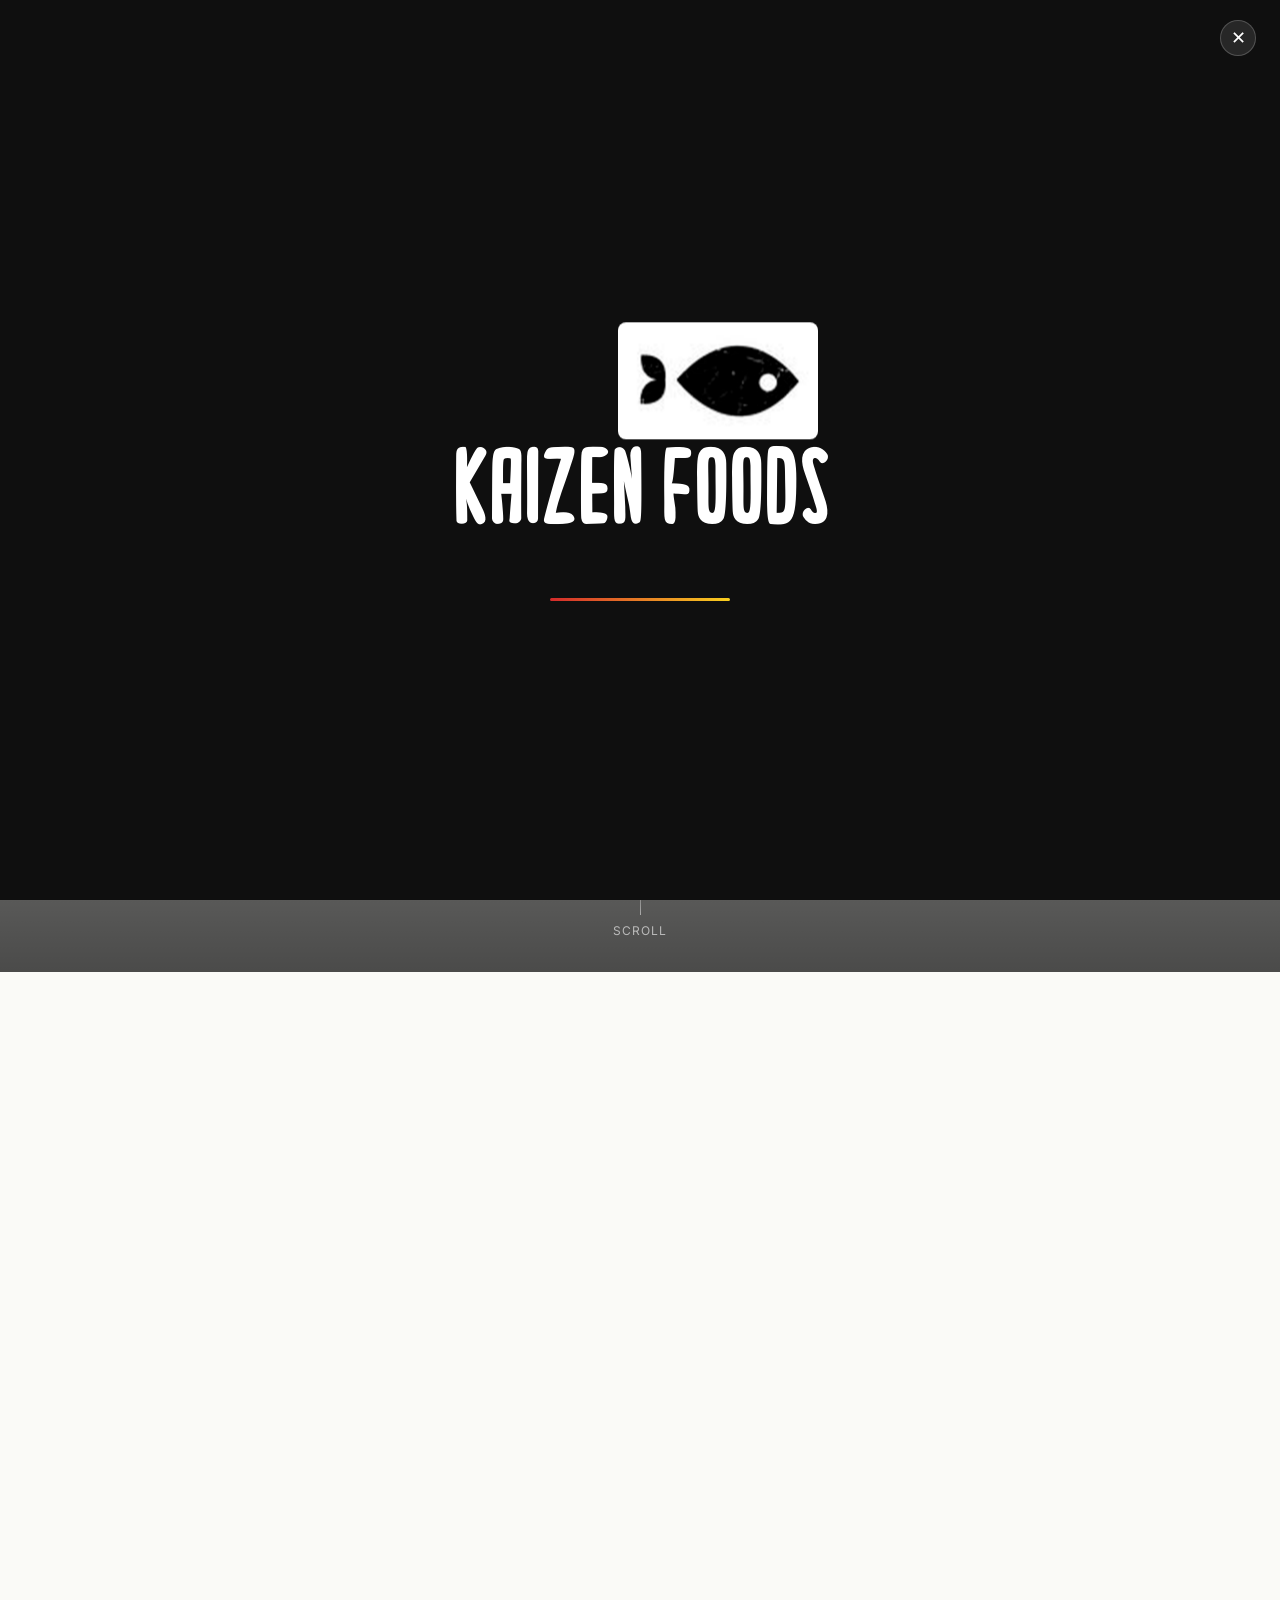
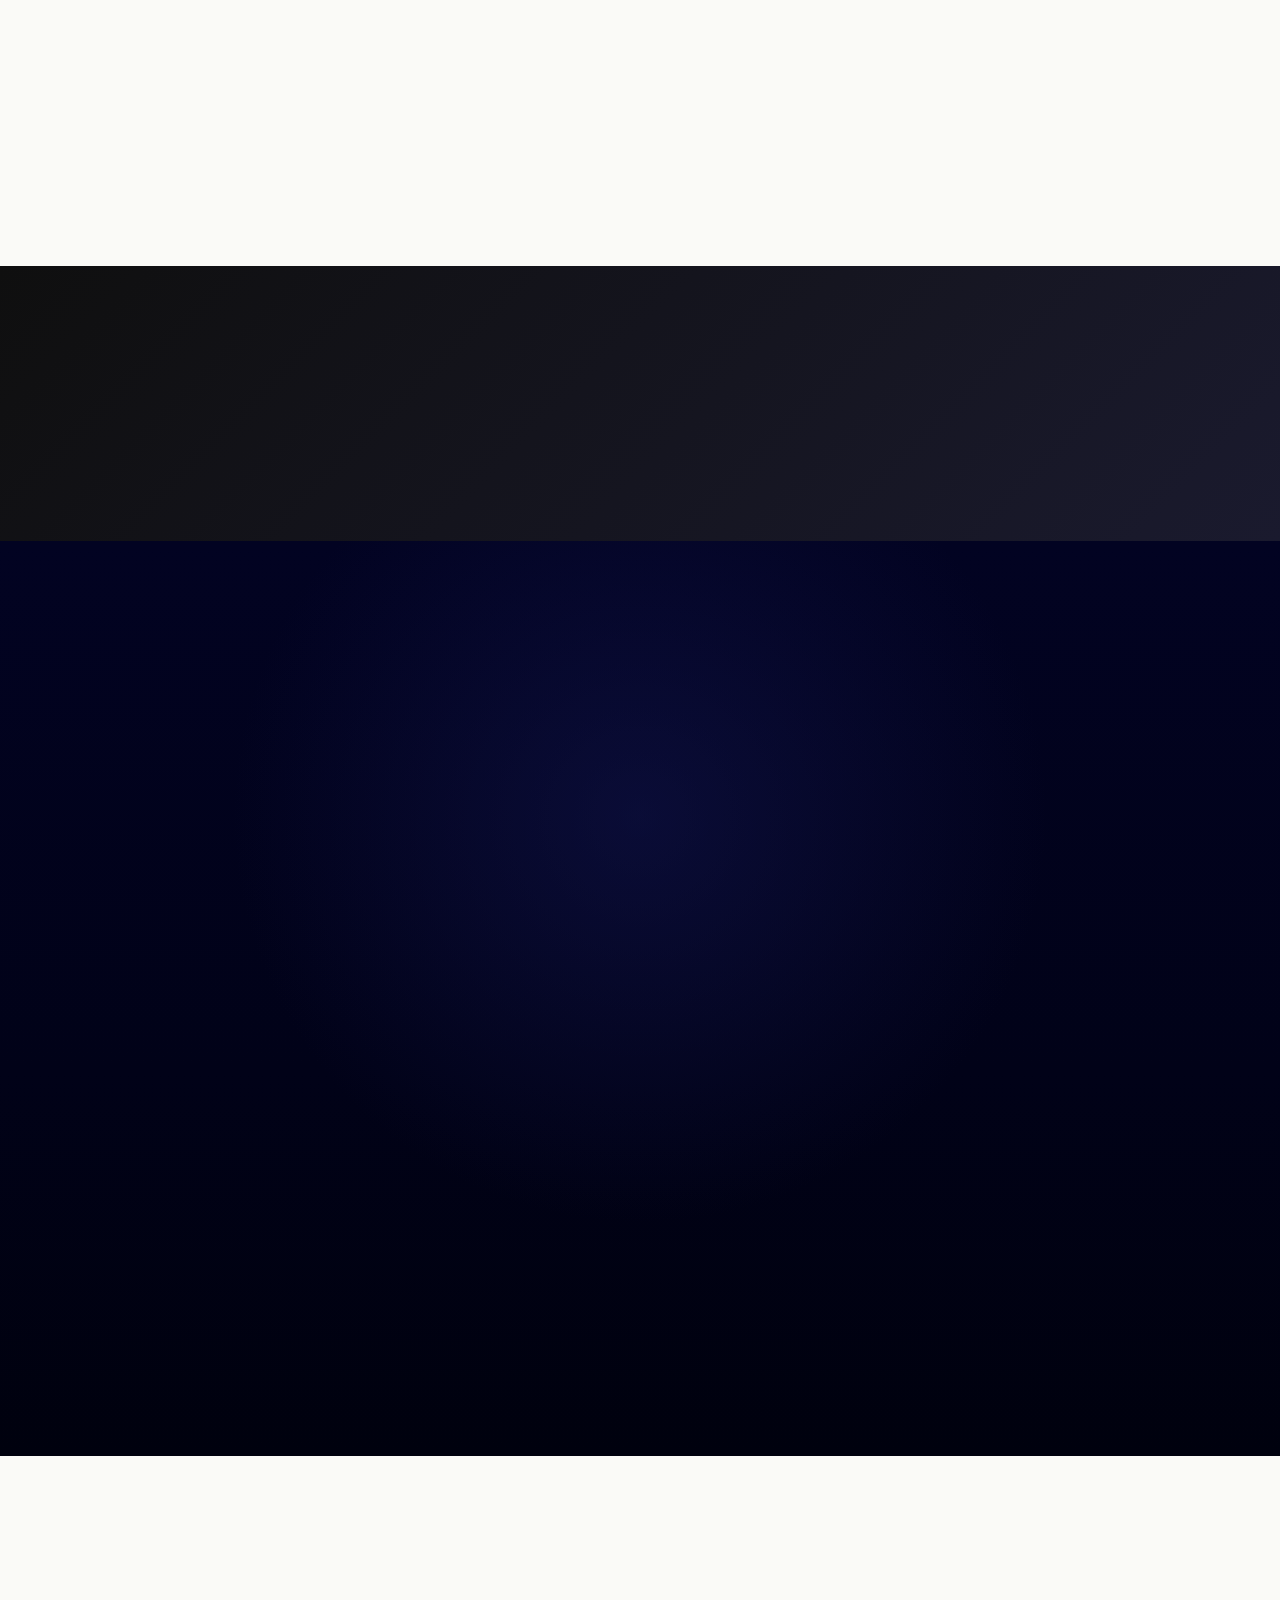
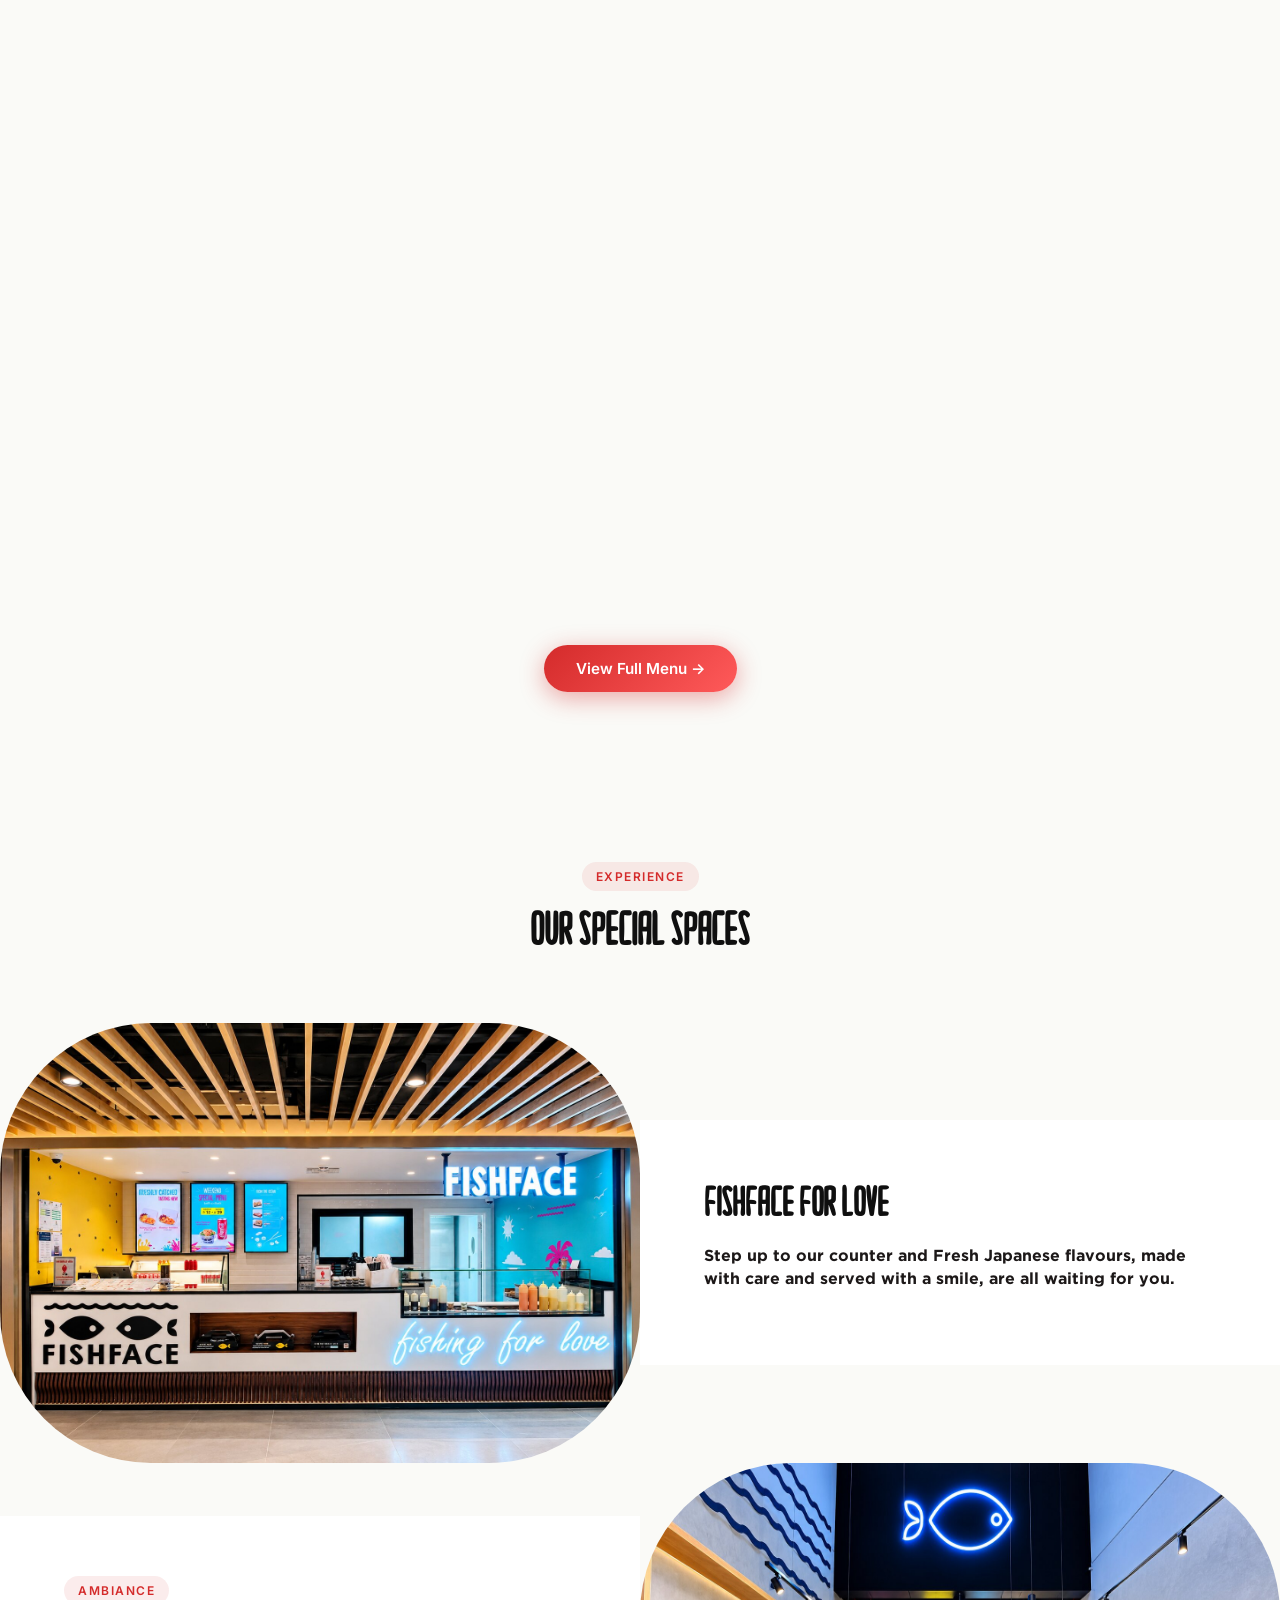
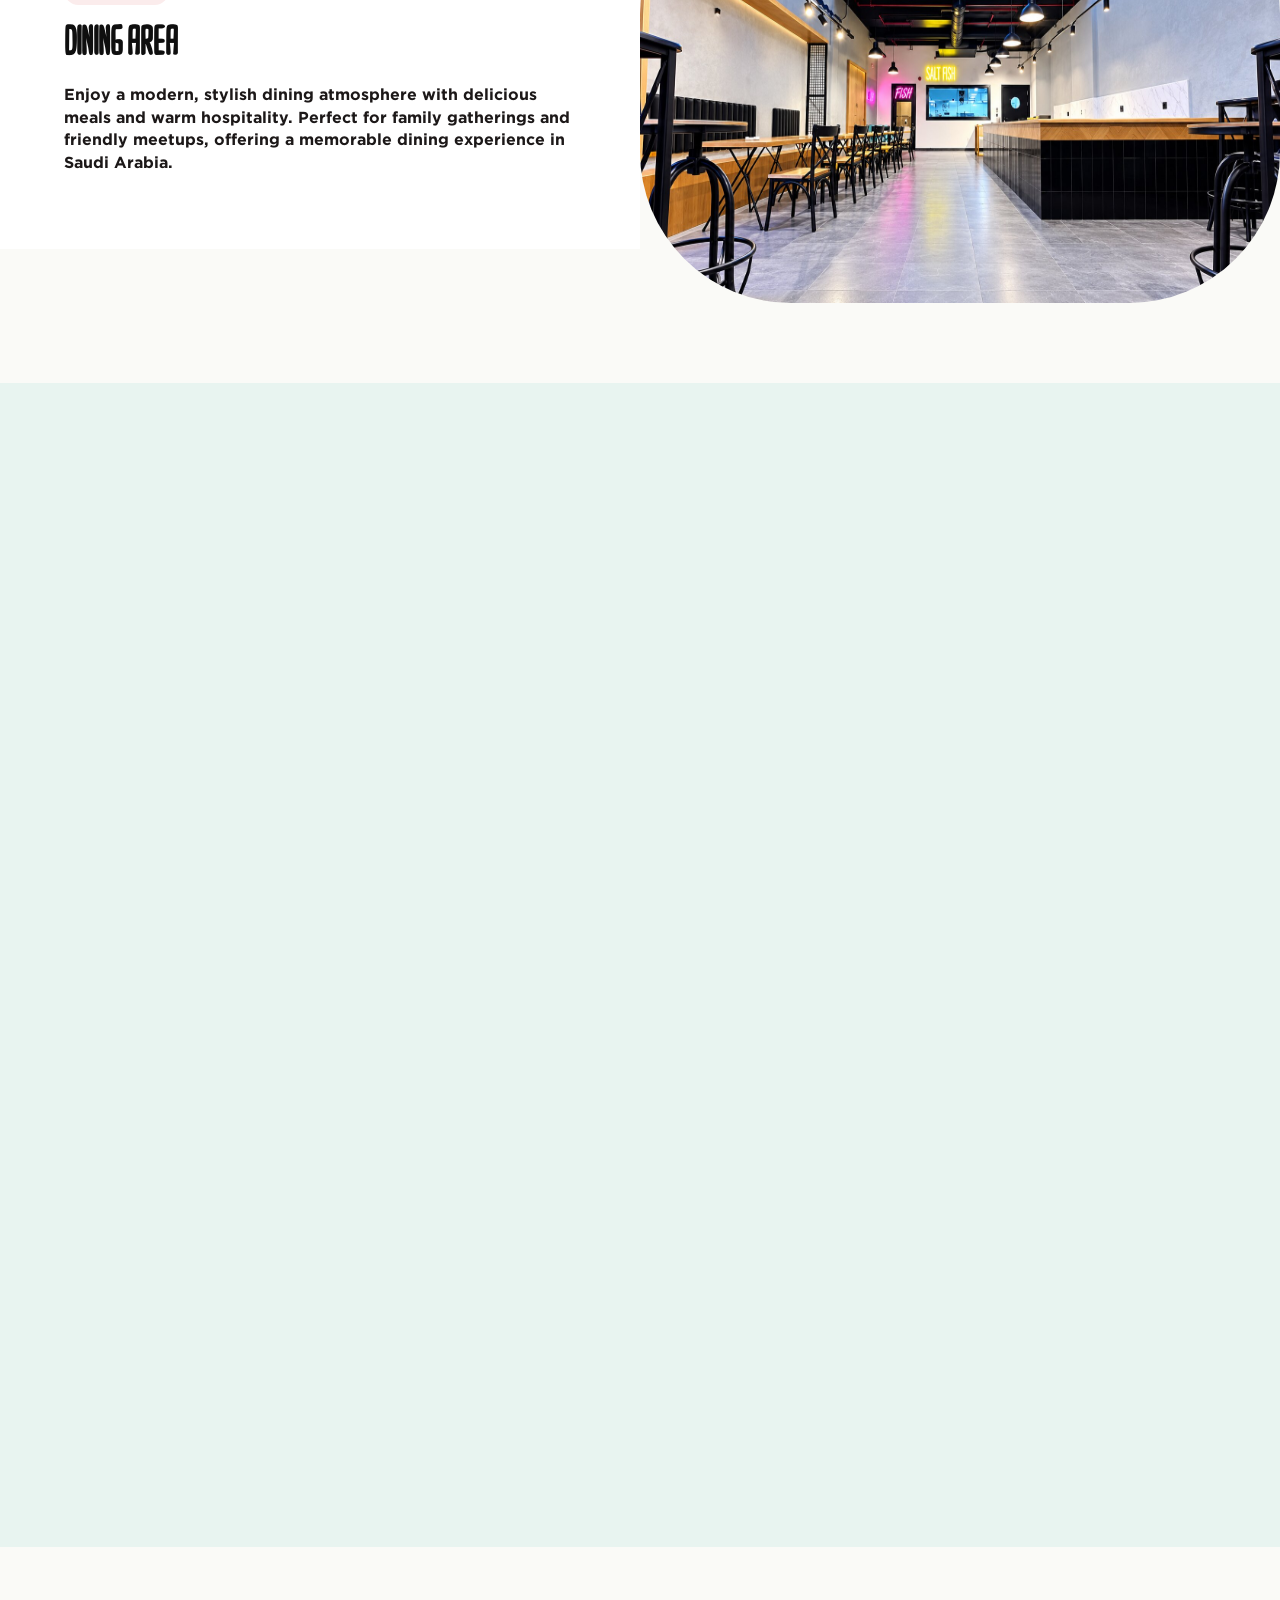
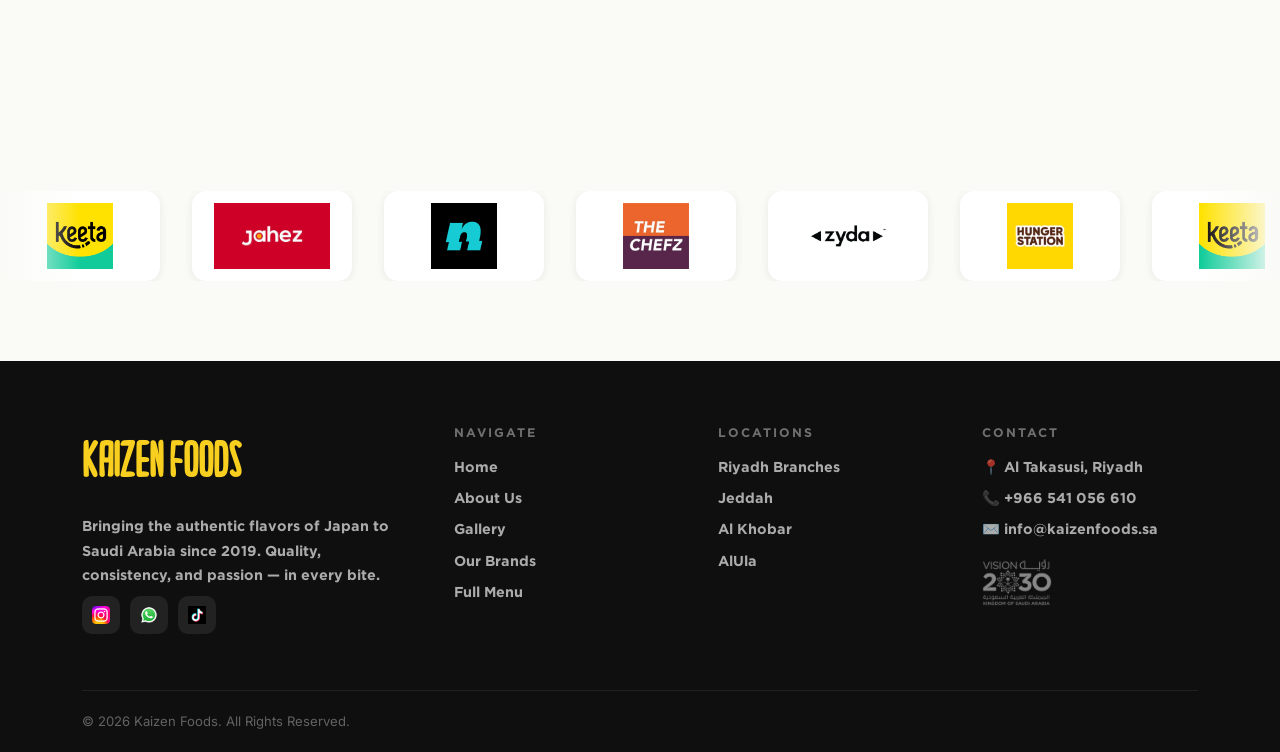
<file: index.html>
<!DOCTYPE html>
<html lang="en">
<head>
  <meta charset="UTF-8" />
  <meta name="viewport" content="width=device-width, initial-scale=1.0" />
  <title>Kaizen Foods – Authentic Japanese Cuisine in Saudi Arabia</title>
  <link href="https://cdn.jsdelivr.net/npm/bootstrap@5.3.2/dist/css/bootstrap.min.css" rel="stylesheet" />
  <link rel="stylesheet" href="style.css" />
</head>
<body>

<!-- ===== LOADER ===== -->
<!-- <div id="blackScreen">
  <button id="closeLoader" aria-label="Skip intro">✕</button>
  <div class="loader-fish"> </div>
  <div class="loader-text">
    <span>F</span><span>I</span><span>S</span><span>H</span>
    <span>&nbsp;</span>
    <span>F</span><span>A</span><span>C</span><span>E</span>
  </div>
  <div class="loader-bar"></div>
</div> -->
<div id="blackScreen">
  <button id="closeLoader" aria-label="Skip intro">✕</button>
  <div class="loader-fish" id="loaderFish">
    <div class="loader-fish-shadow" id="loaderShadow"></div>
    <div class="loader-fish-object" id="loaderObject">
      <img src="Assets/fish/Single fish logo.png" alt="Kaizen Foods"
           onerror="this.onerror=null; this.replaceWith(Object.assign(document.createElement('span'), {className:'loader-fish-fallback', textContent:'🐟'}));" />
    </div>
  </div>
  <div class="loader-text">
    <span>K</span><span>A</span><span>I</span><span>Z</span><span>E</span><span>N</span>
    <span>&nbsp;</span>
    <span>F</span><span>O</span><span>O</span><span>D</span><span>S</span>
  </div>
  <div class="loader-bar"></div>
</div>
<!-- <div id="blackScreen">
  <button id="closeLoader" aria-label="Skip intro">✕</button>
  <div class="loader-fish" id="loaderFish">
    <div class="loader-fish-shadow" id="loaderShadow"></div>
    <div class="loader-fish-object" id="loaderObject">
      <img src="Assets/fish/fish22.jpg" alt="Kaizen Foods" />
    </div>
  </div> -->
  <!-- <div class="loader-text">
    <span>F</span><span>I</span><span>S</span><span>H</span>
    <span>&nbsp;</span>
    <span>F</span><span>A</span><span>C</span><span>E</span>
  </div>
  <div class="loader-bar"></div>
</div> -->
<!-- ===== NAVBAR ===== -->
<nav class="navbar navbar-expand-lg navbar-dark sticky-top" id="navbar">
  <div class="container">
    <a class="navbar-brand d-flex align-items-center gap-2 kaizen-font" href="#home">
    <img src="Assets/logo/kaizen logo.jpg" alt="Kaizen Foods Logo" height="44"
         style="border-radius:8px;" />
    Kaizen Foods
</a>
    <button class="navbar-toggler collapsed" type="button"
      data-bs-toggle="collapse" data-bs-target="#navbarNav"
      aria-controls="navbarNav" aria-expanded="false" aria-label="Toggle navigation">
      <span class="toggler-line"></span>
      <span class="toggler-line"></span>
      <span class="toggler-line"></span>
    </button>
    <div class="collapse navbar-collapse justify-content-center" id="navbarNav">
      <ul class="navbar-nav">
        <li class="nav-item"><a class="nav-link active ff-taweel" href="#home">Home</a></li>
        <li class="nav-item"><a class="nav-link ff-taweel" href="#about">About</a></li>
        <li class="nav-item"><a class="nav-link ff-taweel" href="#gallery">Gallery</a></li>
        <li class="nav-item"><a class="nav-link ff-taweel" href="#brand">Brands</a></li>
        <li class="nav-item"><a class="nav-link ff-taweel" href="#footer">Contact</a></li>
        <li class="nav-item"><a class="nav-link ff-taweel" href="branch-location.html">Branches</a></li>
        <li class="nav-item"><a class="nav-link ff-taweel" href="bio.html">Service &amp; Bio</a></li>
        <li class="nav-item"><a class="nav-link ff-taweel" href="full-menu.html">Menu</a></li>

        <!-- <li class="nav-item dropdown">
          <a class="nav-link dropdown-toggle" href="#" id="menuDropdown" role="button"
            data-bs-toggle="dropdown" aria-expanded="false">Menu🔻</a>
          <ul class="dropdown-menu" aria-labelledby="menuDropdown">
            <li><a class="dropdown-item" href="full-menu.html">🍣 Our Menu</a></li>
            <li><a class="dropdown-item" href="branch-location.html">📍 Locations</a></li>
            <li><a class="dropdown-item" href="bio.html">👥 Service &amp; Bio</a></li>
          </ul>
        </li> -->
      </ul>
    </div>
  </div>
</nav>

<!-- ===== HERO ===== -->
<section id="home">
  <video autoplay muted loop playsinline class="bg-video" onloadeddata="this.playbackRate=0.6">
    <source src="Assets/video/video3.mp4" type="video/mp4">
  </video>
  <div class="hero-overlay"></div>
  <div class="hero-content">
    <span class="hero-eyebrow">Authentic Japanese Cuisine · Saudi Arabia</span>
    <h1 class="wave-text">
      <span>K</span><span>a</span><span>i</span><span>z</span><span>e</span><span>n</span>
      <span>&nbsp;</span>
      <span>F</span><span>o</span><span>o</span><span>d</span><span>s</span>
    </h1>
    <p class="hero-sub">Bringing the rich heritage and authentic <br> 
       flavors of Japan to the heart of Saudi Arabia — crafted with passion,
       <br>  served with precision.</p>
    <div class="hero-ctas">
      <a href="full-menu.html" class="btn-primary-custom">View Our Menu</a>
      <a href="branch-location.html" class="btn-outline-custom">Find a Branch</a>
    </div>
  </div>
  <div class="hero-scroll">
    <div class="scroll-line"></div>
    <span>Scroll</span>
  </div>
</section>

<!-- ===== ABOUT ===== -->
<section id="about">
  <div class="container">
    <div class="row align-items-center g-5">
      <div class="col-lg-5">
        <div class="about-img-wrap slide-top">
          <img src="Assets/about/About.jpg" alt="About Kaizen Foods" class="about-img-main" />
          <div class="about-badge">
            <span class="big">8+</span>
            <span class="sm">Years of Excellence</span>
          </div>
        </div>
      </div>
      <div class="col-lg-7">
        <span class="chip slide-top">Our Story</span>
        <h2 class="section-heading slide-top delay">
          Where Japan Meets<br><span>Saudi Arabia</span>
        </h2>
        <p class="section-sub slide-top delay">
          At <strong>Kaizenfoods</strong>, we bring the rich heritage and authentic flavors of Japan to the heart of Saudi Arabia. Our mission To become the region's leading innovator in fast-casual dining, creating QSR brands that inspire loyalty, deliver quality, and scale efficiently.
        </p>
        <div class="about-features">
          <div class="about-feature slide-top delay">
            <div class="about-feature-icon">🍣</div>
            <div class="about-feature-text">
              <strong>Authentic Japanese Recipes</strong>
              <span>Traditional techniques, finest ingredients sourced daily</span>
            </div>
          </div>
          <div class="about-feature slide-top delay">
            <div class="about-feature-icon">⚡</div>
            <div class="about-feature-text">
              <strong>Served in 90 Seconds</strong>
              <span>Fast without compromise — our signature promise</span>
            </div>
          </div>
          <div class="about-feature slide-top delay">
            <div class="about-feature-icon">📍</div>
            <div class="about-feature-text">
              <strong>12+ Branches and 3+ Cloud kitckens Across KSA</strong>
              <span>Riyadh, Jeddah, Al Khobar, AlUla and more</span>
            </div>
          </div>
        </div>
      </div>
    </div>
  </div>
</section>

<!-- ===== STATS STRIP ===== -->
<div class="stats-strip">
  <div class="container">
    <div class="row">
      <div class="col-6 col-md-3 stat-item slide-top">
        <div class="stat-num">1M+</div>
        <div class="stat-label">Happy Customers</div>
      </div>
      <div class="col-6 col-md-3 stat-item slide-top delay">
        <div class="stat-num">15+</div>
        <div class="stat-label">Branches in KSA</div>
      </div>
      <div class="col-6 col-md-3 stat-item slide-top delay-2">
        <div class="stat-num">90S</div>
        <div class="stat-label">Average Serve Time</div>
      </div>
      <div class="col-6 col-md-3 stat-item slide-top delay">
        <div class="stat-num">5★</div>
        <div class="stat-label">Customer Rating</div>
      </div>
    </div>
  </div>
</div>

<!-- ===== GALLERY ===== -->
 
<!-- =====Mirror GALLERY ===== -->
<section id="gallery">
  <div class="container-fluid px-0">

    <div class="text-center mb-5">
      <span class="chip slide-top">Our Gallery</span>

      <h2 class="brand-title slide-top delay">
        Feast for the Eyes
      </h2>
    </div>

    <div class="gallery-wrapper slide-top">

      <div class="gallery-edge gallery-edge-left"></div>
      <div class="gallery-edge gallery-edge-right"></div>

      <div class="gallery">

        <div class="gallery-set">

          <figure class="gallery-item" data-title="Signature Roll">
            <img src="Assets/Gallery/g1.webp" alt="Signature Roll">
          </figure>

          <figure class="gallery-item" data-title="Fresh Selection">
            <img src="Assets/Gallery/g11.webp" alt="Fresh Selection">
          </figure>

          <figure class="gallery-item" data-title="Premium Dish">
            <img src="Assets/Gallery/G12.webp" alt="Premium Dish">
          </figure>

          <figure class="gallery-item" data-title="Golden Flavour">
            <img src="Assets/Gallery/g13.webp" alt="Golden Flavour">
          </figure>

          <figure class="gallery-item" data-title="Restaurant Favourite">
            <img src="Assets/Gallery/g14.webp" alt="Restaurant Favourite">
          </figure>

          <figure class="gallery-item" data-title="House Special">
            <img src="Assets/Gallery/G15.webp" alt="House Special">
          </figure>

          <figure class="gallery-item" data-title="Chef Creation">
            <img src="Assets/Gallery/g16.webp" alt="Chef Creation">
          </figure>

           <figure class="gallery-item" data-title="Chef Creation">
            <img src="Assets/Gallery/g17.webp" alt="Chef Creation">
          </figure> 
          <figure class="gallery-item" data-title="Chef Creation">
            <img src="Assets/Gallery/g18.webp" alt="Chef Creation">
          </figure> 
          <figure class="gallery-item" data-title="Chef Creation">
            <img src="Assets/Gallery/g19.webp" alt="Chef Creation">
          </figure>
           <figure class="gallery-item" data-title="Chef Creation">
            <img src="Assets/Gallery/g2.webp" alt="Chef Creation">
          </figure>
           <figure class="gallery-item" data-title="Chef Creation">
            <img src="Assets/Gallery/g20.webp" alt="Chef Creation">
          </figure> 
          <figure class="gallery-item" data-title="Chef Creation">
            <img src="Assets/Gallery/g21.webp" alt="Chef Creation">
          </figure> 
          <figure class="gallery-item" data-title="Chef Creation">
            <img src="Assets/Gallery/g5.webp" alt="Chef Creation">
          </figure>
           <figure class="gallery-item" data-title="Chef Creation">
            <img src="Assets/Gallery/g6.webp" alt="Chef Creation">
          </figure>
           <figure class="gallery-item" data-title="Chef Creation">
            <img src="Assets/Gallery/G12.webp" alt="Chef Creation">
          </figure>
           <figure class="gallery-item" data-title="Chef Creation">
            <img src="Assets/Gallery/G15.webp" alt="Chef Creation">
          </figure>
           <figure class="gallery-item" data-title="Chef Creation">
            <img src="Assets/Gallery/G3.webp" alt="Chef Creation">
          </figure> 
          <figure class="gallery-item" data-title="Chef Creation">
            <img src="Assets/Gallery/G4.webp" alt="Chef Creation">
          </figure>

          <figure class="gallery-item" data-title="Chef Creation">
            <img src="Assets/Gallery/g6.webp" alt="Chef Creation">
          </figure><figure class="gallery-item" data-title="Chef Creation">
            <img src="Assets/Gallery/g5.webp" alt="Chef Creation">
          </figure>

        </div>

      </div>
    </div>
  </div>
</section>

<!-- <section id="gallery">
  <div class="container">
    <div class="text-center mb-5">
      <span class="chip slide-top">Our Gallery</span>
      <h2 class="brand-title slide-top delay">A Feast for the Eyes</h2>
    </div>
    <div class="gallery-wrapper slide-top">
      <div class="gallery">
        <div class="gallery-item"><img src="Assets/G1.jpg" alt="Dish 1" /></div>
        <div class="gallery-item"><img src="Assets/G2.jpg" alt="Dish 2" /></div>
        <div class="gallery-item"><img src="Assets/G3.jpg" alt="Dish 3" /></div>
        <div class="gallery-item"><img src="Assets/G4.jpg" alt="Dish 4" /></div>
        <div class="gallery-item"><img src="Assets/G5.jpg" alt="Dish 5" /></div>
        <div class="gallery-item"><img src="Assets/G6.jpg" alt="Dish 6" /></div>
        <div class="gallery-item"><img src="Assets/G7.jpg" alt="Dish 7" /></div>
        <div class="gallery-item"><img src="Assets/G8.jpg" alt="Dish 8" /></div>
        <div class="gallery-item"><img src="Assets/G8.jpg" alt="Dish 9" /></div>
      </div>
      <button class="prev-btn" aria-label="Previous">&#8592;</button>
      <button class="next-btn" aria-label="Next">&#8594;</button>
    </div>
  </div>
</section> -->

<!-- ===== SPECIALS MENU ===== -->
<section id="menu">
  <div class="container">
    <div class="text-center mb-2">
      <!-- <span class="chip slide-top">Chef's Picks</span> -->
      <h2 class="brand-title slide-top delay">New Menu</h2>
      <p class="section-sub mx-auto mt-4 slide-top delay-2">Hand-picked favourites crafted by our executive chef — available at all branches.</p>
    </div>

    <div class="menu-grid">

    <div class="menu-card slide-top delay-2">
        <div class="menu-card-img-wrap">
          <img src="Assets/Menu_picture/special_menu/Poke_coach_bushra.jpeg" alt="Tempura" class="menu-img">
          <span class="menu-tag" style="background:var(--teal);color:#fff;">New</span>
        </div>
        <div class="menu-body">
          <h3 class="menu-title">Poke Coach Bushra</h3>
          <p class="menu-desc">Brown rice, grilled shrimp, crab, lettuce, carrots, avocado, mango, cucumber, edamame, ginger, turnip, tobiko, cashew nuts, wontons, dynamite sauce, ponzu sauce</p><br>
          <!-- <p class="allergens">Allergens: Gluten, Crustaceans, Eggs, Fish, Soybeans, Milk, Nuts, Sesame, Sulphites</p> -->
          <div class="menu-footer">
            <span class="menu-price">SAR 69</span>
            <span class="menu-calorie"> Calories  </span>
          </div>
        </div>
      </div>


        <div class="menu-card slide-top delay">
        <div class="menu-card-img-wrap">
          <img src="Assets/Menu_picture/special_menu/Matcha.jpeg" alt="Ramen Bowl" class="menu-img">
          <span class="menu-tag" style="background:var(--teal);color:#fff;">New</span>
        </div>
        <div class="menu-body">
          <h3 class="menu-title">Matcha</h3>
          <p class="menu-desc">A creamy blend of rich matcha flavor with a refreshing touch of coconut.</p><br><br><br>
          <div class="menu-footer">
            <span class="menu-price">SAR 10</span>
            <span class="menu-calorie"> Calories 190</span>
          </div>
        </div>
      </div>


      <div class="menu-card slide-top">
        <div class="menu-card-img-wrap">
          <img src="Assets/Menu_picture/special_menu/Royal_sushi_box32.webp" alt="Sushi Roll" class="menu-img">
          <span class="menu-tag" style="background:var(--teal);color:#fff;">New</span>
        </div>
        <div class="menu-body">
          <h3 class="menu-title">Royale Sushi Box (32 Pieces)</h3>
          <p class="menu-desc">Mixed sushi rolls with colorful soy paper - smoked salmon, crispy crab, shrimp tempura, and crunchy chicken. Served with soy sauce, ginger, and wasabi for the perfect easy starter.</p>
          <!-- <p class="allergens">Allergens : Gluten , Eggs , Fish , Soybeans, Milk , Nuts  </p> -->
          <div class="menu-footer">
            <span class="menu-price">SAR 159</span>
            <span class="menu-calorie">Calories 2144</span>
          </div>
        </div>
      </div>

      <div class="menu-card slide-top delay">
        <div class="menu-card-img-wrap">
          <img src="Assets/Menu_picture/special_menu/boke_bowl_box6.webp" alt="Poke Bowl box" class="menu-img">
          <span class="menu-tag" style="background:var(--teal);color:#fff;">New</span>
        </div>
        <div class="menu-body">
          <h3 class="menu-title">Poke Bowl box - 6 Small Poke Bowl</h3>
          <p class="menu-desc">Shrimp Tempura & Kani, Crunchy Salmon (Sashimi), Crispy Crab Unagi, The Chef's Mongolian Beef, 2 Chicken Tempura Poke.</p>
          <!-- <p class="allergens">Allergens: Gluten, Eggs, Soybeans, Milk, Nuts, Mustard, Sulphites, Fish, Sesame, Crustaceans</p> -->
          <div class="menu-footer">
            <span class="menu-price">SAR 159</span>
            <span class="menu-calorie"> Calories 2175</span>
          </div>
        </div>
      </div>

      

      <!-- ONLY MOVED THIS CARD INSIDE menu-grid -->
    
    </div>

    <div class="text-center mt-5">
      <a href="full-menu.html" class="btn-primary-custom">View Full Menu →</a>
    </div>

  </div>
</section>


<!-- ===== MOVEMENTS / CUSHION ===== -->

<section id="movement">
  <div class="movement-heading">
    <span class="chip">Experience</span>
    <h2 class="brand-title">Our Special Spaces</h2>
  </div>
  <div class="split-row">
    <div class="split-media">
      <img src="Assets/ambiance/Almammlaka1.jpg" alt="The Cushion Lounge" />
    </div>
    <div class="split-content">
      <!-- <span class="chip">Ambiance</span> -->
      <h3 class="section-heading">Fishface for Love</h3>
      <p>Step up to our counter and Fresh Japanese flavours, made with care and served with a smile, are all waiting for you.</p>
    </div>
  </div>
  <div class="split-row reverse">
    <div class="split-media">
      <img src="Assets/ambiance/Dine3.jpg" alt="Private dining" />
    </div>
    <div class="split-content">
      <span class="chip">Ambiance</span>
      <h3 class="section-heading">Dining Area</h3>
      <p>Enjoy a modern, stylish dining atmosphere with delicious meals and warm hospitality.
Perfect for family gatherings and friendly meetups, offering a memorable dining experience in Saudi Arabia.</p>
    </div>
  </div>
</section>


<!-- <section id="movement">
  <div class="movement-heading">
    <span class="chip">Experience</span>
    <h2 class="brand-title">Our Special Spaces</h2>
  </div>
  <div class="split-row">
    <div class="split-media">
      <video src="Assets/video/video3.mp4" autoplay muted loop playsinline></video>
    </div>
    <div class="split-content">
      <span class="chip">Ambiance</span>
      <h3 class="section-heading">The Cushion Lounge</h3>
      <p>Step into a space designed for comfort and calm. Our cushion area invites you to slow down, savour every bite, and enjoy the art of Japanese dining at its most relaxed.</p>
    </div>
  </div>
  <div class="split-row reverse">
    <div class="split-media">
      <img src="Assets/Brand/Call me mer4.jpg" alt="Private dining" />
    </div>
    <div class="split-content">
      <span class="chip">Events</span>
      <h3 class="section-heading">Private &amp; Group Dining</h3>
      <p>From corporate gatherings to family celebrations, we offer dedicated private spaces and curated menus — because every occasion deserves something extraordinary.</p>
    </div>
  </div>
</section> -->

<!-- ===== BRANDS ===== -->
<section id="brand">
  <div class="container">
    <div class="text-center mb-2">
      <span class="chip slide-top">Our Family</span>
      <h2 class="brand-title slide-top delay">Our Brands</h2>
    </div>

    <div class="brand-grid">

      <!-- Fish Face -->
      <div class="brand-item slide-top delay">
        <img src="Assets/Brand/fish face.jpg" alt="Fish Face" />
        <div class="brand-item-overlay">
          <span class="brand-item-name"></span>
        </div>
      </div>

      <!-- Kaizen Catering -->
      <div class="brand-item slide-top delay">
        <img src="Assets/Brand/Kaizen Catering.jpeg" alt="Kaizen Catering" />
        <div class="brand-item-overlay">
          <span class="brand-item-name"></span>
        </div>
      </div>

      <!-- Kaizen B2B -->
      <div class="brand-item slide-top delay">
        <img src="Assets/Brand/Kaizen b2b.jpeg" alt="Kaizen B2B" />
        <div class="brand-item-overlay">
          <span class="brand-item-name"></span>
        </div>
      </div>
    </div>
  </div>
</section>

<!-- ===== VIDEO SECTION ===== -->
<section id="video">
  <div class="container">
    <div class="row align-items-center g-5">
      <div class="col-lg-6">
        <div class="gallery-item-video slide-top">
          <video autoplay muted loop playsinline class="responsive-video" preload="auto">
        <source src="Assets/video/Fishface reel.mp4" type="video/mp4">
           </video>

         <video autoplay muted loop playsinline class="responsive-video" preload="auto">
        <source src="Assets/video/video2_0.mp4" type="video/mp4">
            </video>
</div>
      </div>
      <div class="col-lg-6 slide-top delay">
        <span class="chip">Behind the Scenes</span>
        <h2 class="section-heading">Crafted with <span>Passion</span></h2>
        <p class="section-sub">From the first slice of the food to final plating, every dish at Kaizen is a craft. Watch how our chefs bring Tokyo's finest techniques to your table in Riyadh.</p>
      </div>
    </div>
  </div>
</section>

<!-- ===== DELIVERY PARTNERS ===== -->

<section id="delivery">
  <div class="container text-center mb-4">
    <span class="chip slide-top">Order Online</span>
    <h2 class="brand-title slide-top delay">Delivery Partners</h2>
    <p class="section-sub mx-auto mt-3 slide-top delay-2">Get your favourite Kaizen dishes delivered right to your door.</p>
  </div>

  <div class="delivery-track-wrap">
    <div class="delivery-track">

      <!-- Original images -->
      <div class="delivery-item"><img src="Assets/Riyadh/Delivery partner/keeta.webp" alt="Keeta" /></div>
      <div class="delivery-item"><img src="Assets/Riyadh/Delivery partner/Jahez.jpg" alt="Jahez" /></div>
      <div class="delivery-item"><img src="Assets/Riyadh/Delivery partner/ninja.png" alt="Ninja" /></div>
      <div class="delivery-item"><img src="Assets/Riyadh/Delivery partner/the Chefz.jpeg" alt="The Chefz" /></div>
      <div class="delivery-item"><img src="Assets/Riyadh/Delivery partner/Zyda.webp" alt="Zyda" /></div>
      <div class="delivery-item"><img src="Assets/Riyadh/Delivery partner/Hunger station" alt="Hunger Station" /></div>

      <!-- Duplicate images for seamless scrolling -->
      <div class="delivery-item"><img src="Assets/Riyadh/Delivery partner/keeta.webp" alt="Keeta" /></div>
      <div class="delivery-item"><img src="Assets/Riyadh/Delivery partner/Jahez.jpg" alt="Jahez" /></div>
      <div class="delivery-item"><img src="Assets/Riyadh/Delivery partner/ninja.png" alt="Ninja" /></div>
      <div class="delivery-item"><img src="Assets/Riyadh/Delivery partner/the Chefz.jpeg" alt="The Chefz" /></div>
      <div class="delivery-item"><img src="Assets/Riyadh/Delivery partner/Zyda.webp" alt="Zyda" /></div>
      <div class="delivery-item"><img src="Assets/Riyadh/Delivery partner/Hunger station" alt="Hunger Station" /></div>

    </div>
  </div>
</section>


<!-- ===== FOOTER ===== -->
<section id="footer">
  <footer class="footer">
    <div class="container">
      <div class="footer-grid">
        <div class="footer-col">
          <span class="footer-brand-name">Kaizen Foods</span>
          <p class="footer-brand-desc">Bringing the authentic flavors of Japan to Saudi Arabia since 2019. Quality, consistency, and passion — in every bite.</p>
          <div class="footer-social">
            <a href="https://www.instagram.com/fishface.ksa/?hl=en" target="_blank" aria-label="Instagram">
              <img src="Assets/Social Media logo/instagram.webp" alt="Instagram" />
            </a>
            <a href="https://wa.me/966541056610?text=Hello this is Kaizenfoods how can i assist?" aria-label="WhatsApp">
              <img src="Assets/Social Media logo/WhatsApp.png" alt="WhatsApp" />
            </a>
            <a href="https://www.tiktok.com/@fishface.ksa" aria-label="TikTok">
              <img src="Assets/Social Media logo/tik-tok.avif" alt="TikTok" />
            </a>
          </div>
        </div>
        <div class="footer-col">
          <h4>Navigate</h4>
          <a href="#home">Home</a>
          <a href="#about">About Us</a>
          <a href="#gallery">Gallery</a>
          <a href="#brand">Our Brands</a>
          <a href="full-menu.html">Full Menu</a>
        </div>
        <div class="footer-col">
          <h4>Locations</h4>
          <a href="branch-location.html">Riyadh Branches</a>
          <a href="branch-location.html">Jeddah</a>
          <a href="branch-location.html">Al Khobar</a>
          <a href="branch-location.html">AlUla</a>
        </div>
        <div class="footer-col">
          <h4>Contact</h4>
          <p>📍 Al Takasusi, Riyadh</p>
          <p>📞 +966 541 056 610</p>
          <p>✉️ info@kaizenfoods.sa</p>
          <div class="footer-vision mt-3">
            <img src="Assets/Social Media logo/Vision-2030.png" alt="Vision 2030" height="48" />
          </div>
        </div>
      </div>
      <div class="footer-bottom">
        <span>© 2026 Kaizen Foods. All Rights Reserved.</span>
        <span></span>
      </div>
    </div>
  </footer>
</section>

<button id="backToTop" title="Back to top" aria-label="Back to top">↑</button>
<button
    id="floatingButtonwhatsapp"
    onclick="window.open('https://wa.me/966541056610?text=Hello this is Kaizenfoods how can i assist?', '_blank')"
    title="WhatsApp"
    aria-label="Chat on WhatsApp">
    <img src="Assets/Social Media logo/WhatsApp.png" alt="WhatsApp">
</button>

<script src="https://cdn.jsdelivr.net/npm/bootstrap@5.3.2/dist/js/bootstrap.bundle.min.js"></script>
<script src="script.js"></script>
</body>
</html>
</file>
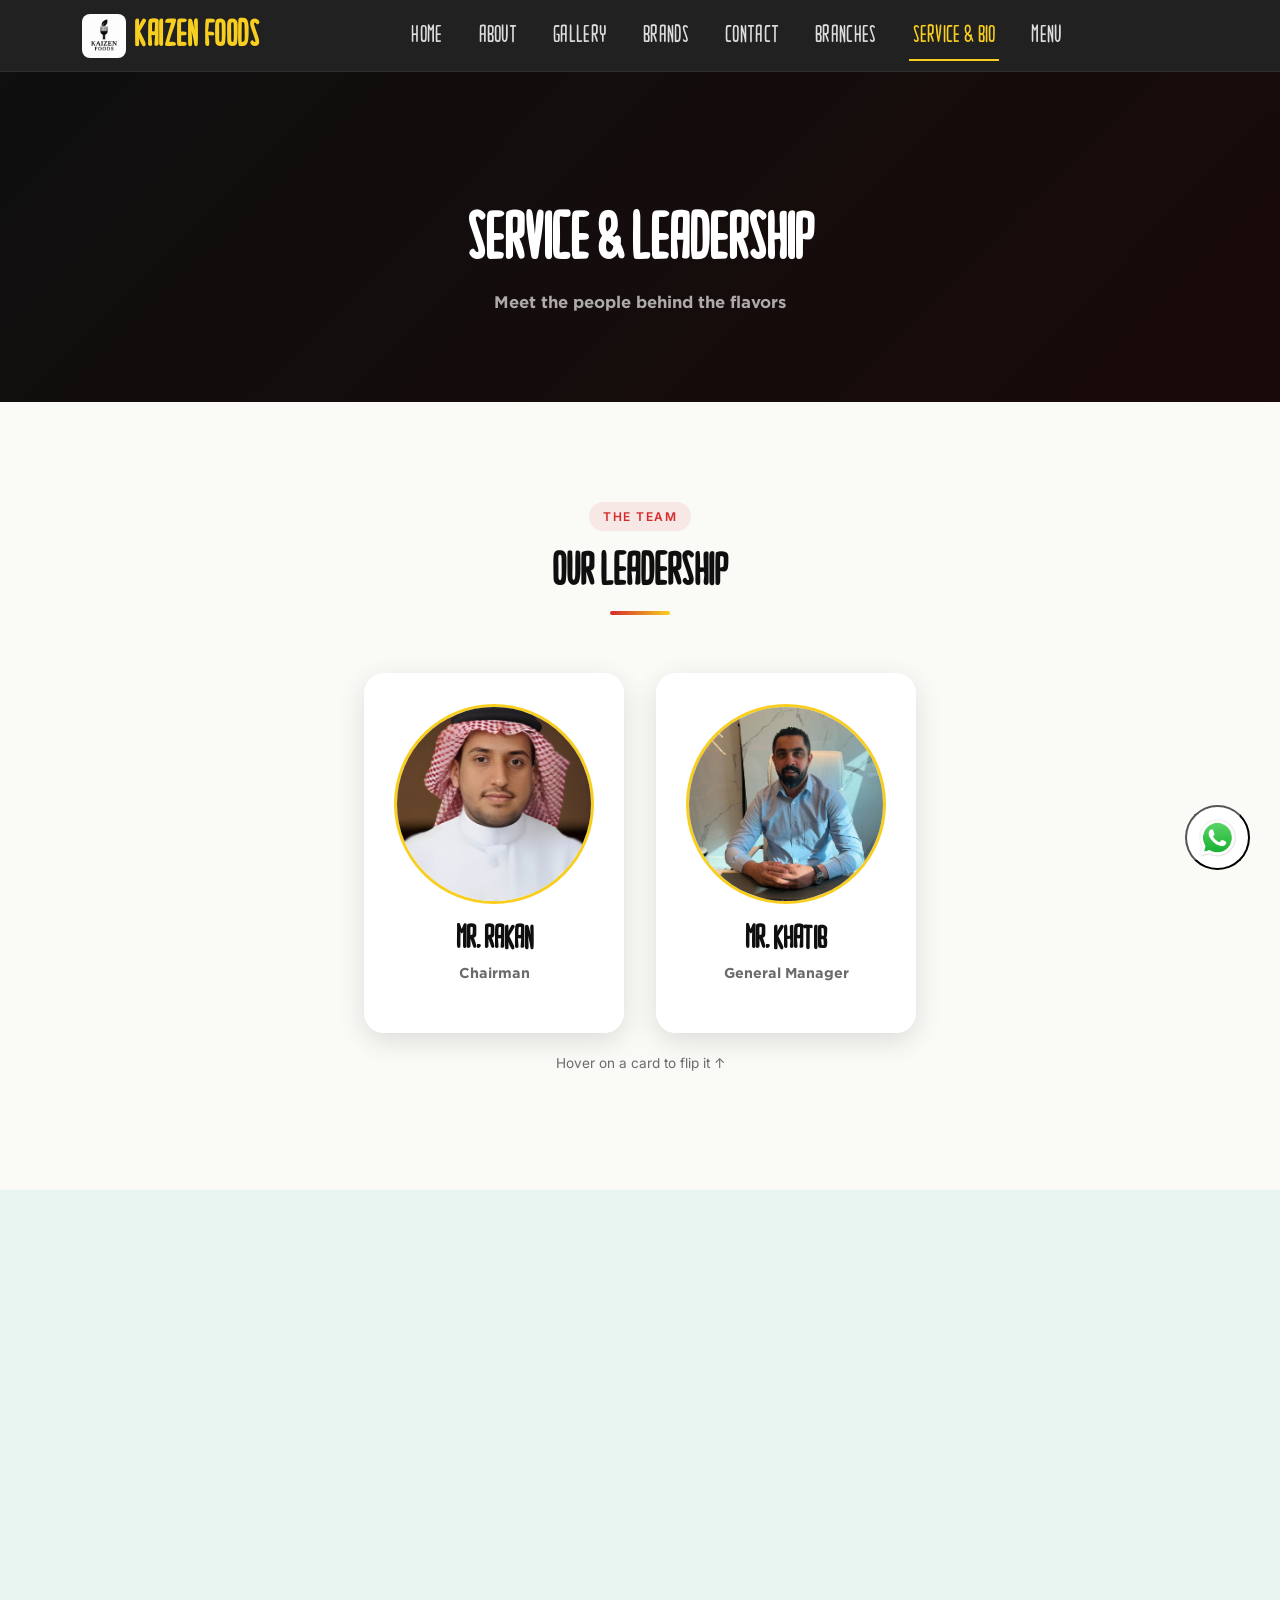
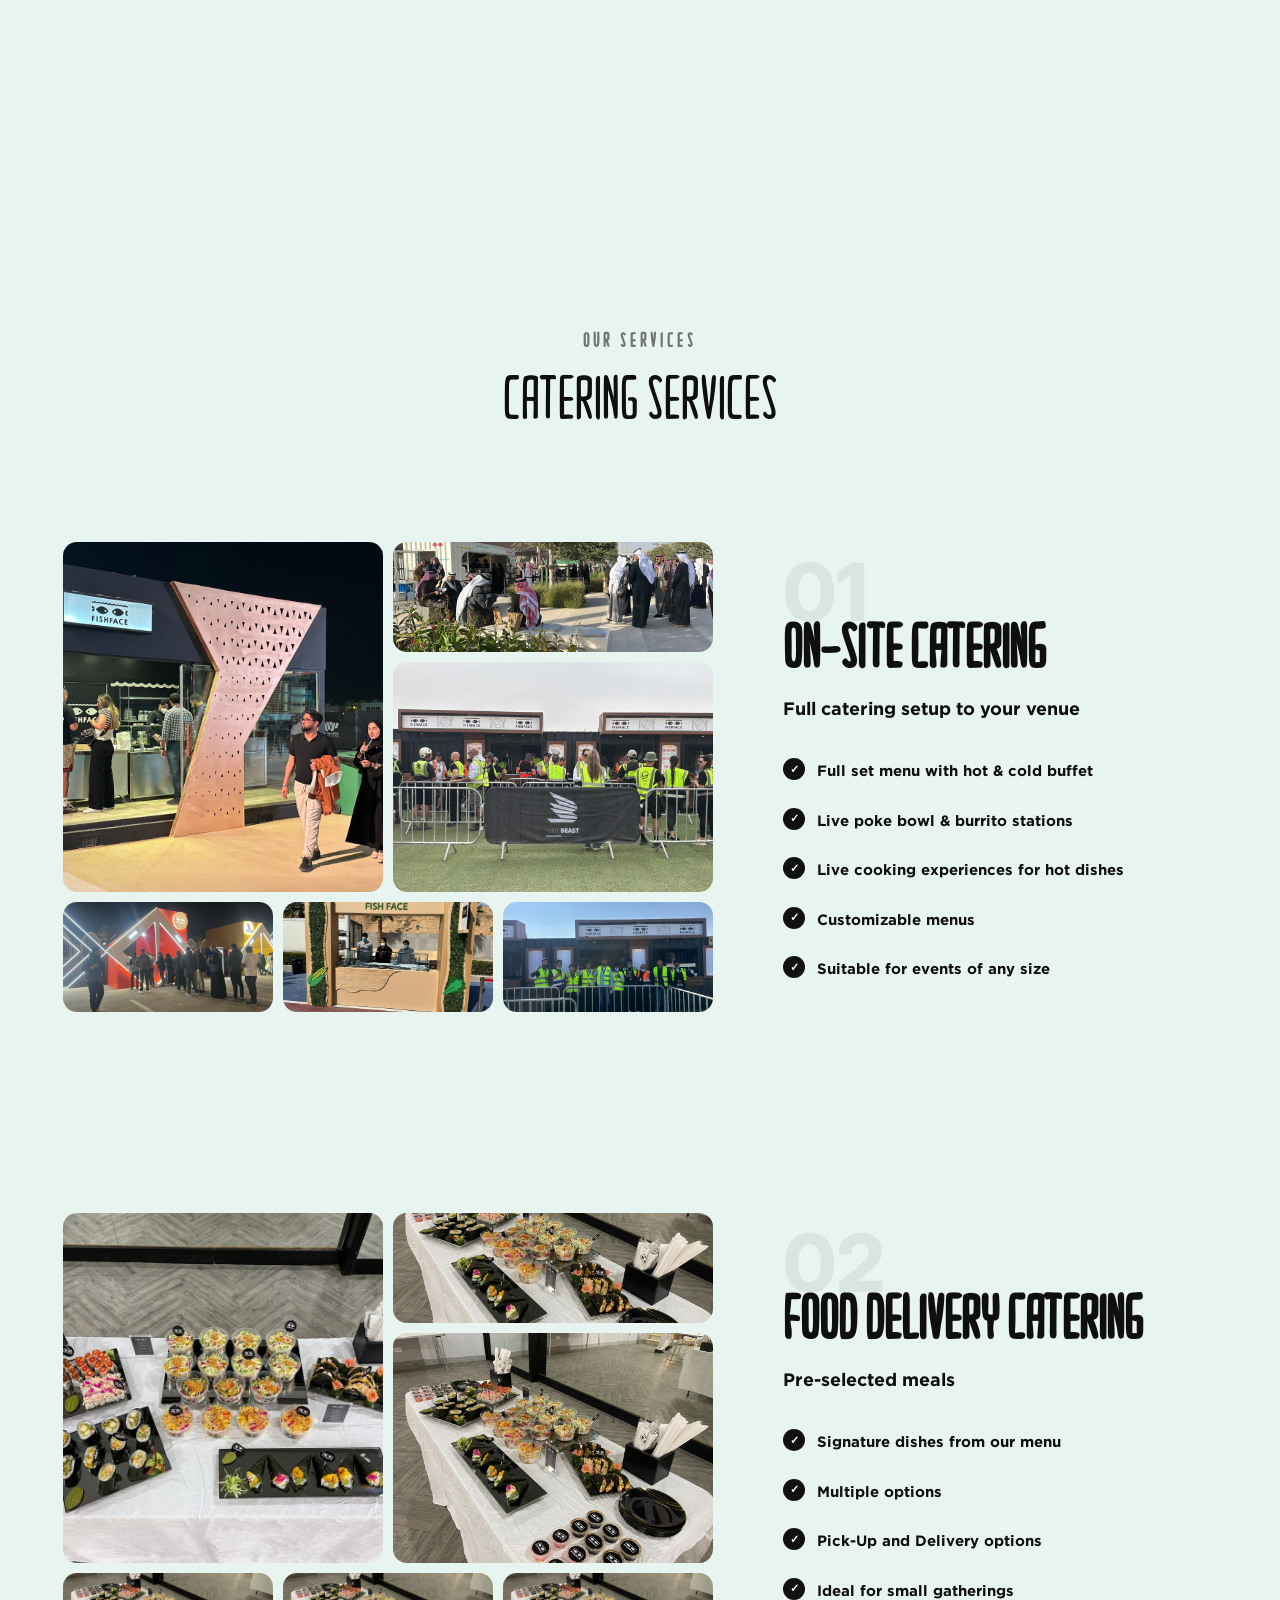
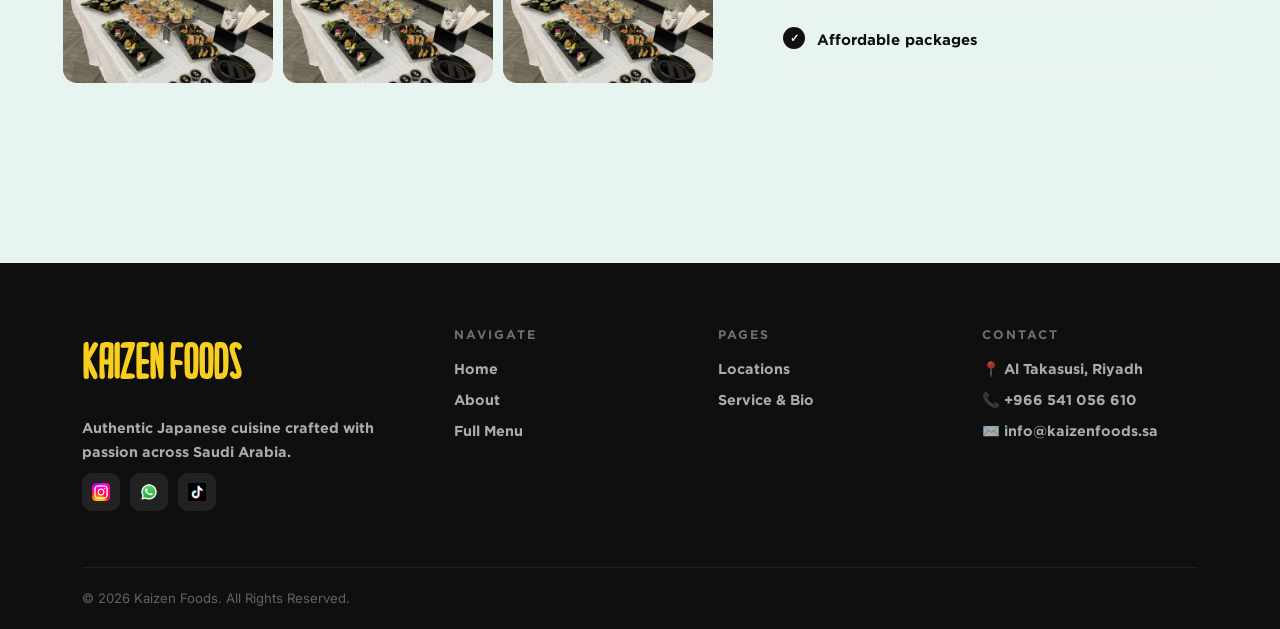
<file: bio.html>
<!DOCTYPE html>
<html lang="en">
<head>
  <meta charset="UTF-8" />
  <meta name="viewport" content="width=device-width, initial-scale=1.0" />
  <title>Service & Bio – Kaizen Foods</title>
  <link href="https://cdn.jsdelivr.net/npm/bootstrap@5.3.2/dist/css/bootstrap.min.css" rel="stylesheet" />
  <link rel="stylesheet" href="style.css" />
</head>
<body>

<!-- NAVBAR -->
<nav class="navbar navbar-expand-lg navbar-dark sticky-top" id="navbar">
  <div class="container">
    <a class="navbar-brand d-flex align-items-center gap-2 kaizen-font" href="index.html#home">
    <img src="Assets/logo/kaizen logo.jpg" alt="Kaizen Foods Logo" height="44"
         style="border-radius:8px;" />
    Kaizen Foods
</a>
    <button class="navbar-toggler collapsed" type="button"
      data-bs-toggle="collapse" data-bs-target="#navbarNav"
      aria-controls="navbarNav" aria-expanded="false" aria-label="Toggle navigation">
      <span class="toggler-line"></span>
      <span class="toggler-line"></span>
      <span class="toggler-line"></span>
    </button>
    <div class="collapse navbar-collapse justify-content-center" id="navbarNav">
      <ul class="navbar-nav">
        <li class="nav-item"><a class="nav-link ff-taweel" href="index.html#home">Home</a></li>
        <li class="nav-item"><a class="nav-link ff-taweel" href="index.html#about">About</a>
        <li class="nav-item"><a class="nav-link ff-taweel" href="index.html#gallery">Gallery</a></li>
        <li class="nav-item"><a class="nav-link ff-taweel" href="index.html#brand">Brands</a></li>
        <li class="nav-item"><a class="nav-link ff-taweel" href="#footer">Contact</a></li>
        <li class="nav-item"><a class="nav-link ff-taweel" href="branch-location.html">Branches</a></li>
        <li class="nav-item"><a class="nav-link ff-taweel active" href="bio.html">Service &amp; Bio</a></li>
        <li class="nav-item"><a class="nav-link ff-taweel" href="full-menu.html">Menu</a></li>
      </ul>
    </div>
  </div>
</nav>

<!-- PAGE HERO -->
<div class="page-hero">
  <h1>Service &amp; Leadership</h1>
  <p>Meet the people behind the flavors</p>
</div>

<!-- LEADERSHIP -->
<section id="leadership" style="padding:100px 0; background:var(--paper);">
  <div class="container">
    <div class="text-center mb-2">
      <span class="chip slide-top">The Team</span>
      <h2 class="section-title slide-top delay">Our Leadership</h2>
    </div>
    <div class="leadership-cards">
      <div class="flip-card slide-top">
        <div class="card__side card__side--front">
          <img src="Assets/Leadership/Mr.Rakan.jpg" alt="Mr. Rakan" class="card-img">
          <h3>Mr. Rakan</h3>
          <p>Chairman</p>
        </div>
        <div class="card__side card__side--back">
          <div class="card__details">
            <ul>
              <li>Business Visionary</li>
              <li>Strategic Leader</li>
              <li>Growth Driver</li>
            </ul>
          </div>
        </div>
      </div>
      <div class="flip-card slide-top delay">
        <div class="card__side card__side--front">
          <img src="Assets/Leadership/Mr.Khatib.jpg" alt="Mr. Khatib" class="card-img">
          <h3>Mr. Khatib</h3>
          <p>General Manager</p>
        </div>
        <div class="card__side card__side--back">
          <div class="card__details">
            <ul>
              <li>Operations Expert</li>
              <li>Team Leader</li>
              <li>Process Optimization</li>
            </ul>
          </div>
        </div>
      </div>
      
    </div>
    <p style="text-align:center;margin-top:20px;font-size:0.85rem;color:var(--muted);">Hover on a card to flip it ↑</p>
  </div>
</section>

<!-- SERVICES -->
<section id="services">
  <div class="container">
    <div class="text-center mb-2">
      <span class="chip slide-top">What We Offer</span>
      <h2 class="section-title slide-top delay">Our Services</h2>
    </div>
    <div class="services-grid">
      <div class="service-card slide-top">
        <div class="service-icon">🍣</div>
        <h3>Sushi &amp; Japanese Cuisine</h3>
        <p>Authentic sushi dishes prepared daily by our expert chefs using the finest ingredients.</p>
      </div>
      <!-- <div class="service-card slide-top delay">
        <div class="service-icon">🎉</div>
        <h3>On-Site Catering</h3>
        <b><p>Full catering setupto your venue</p></b>
        <p>Full set menu with hot & cold buffet Live poke bowl & burrito stations Live cooking experiences for hot dishes <br> Customizable menus Suitable for events of any size</p>
        <p>Corporate and private event catering with premium quality — tailored to your occasion.</p> -->
      <!-- </div> -->
      <div class="service-card slide-top delay">
        <div class="service-icon">🎉</div>
        <h3>Catering</h3>
        <b><p>Pre-selected meals</p></b>
        <p>Corporate and private event catering with premium quality — tailored to your occasion.</p>
      </div>
      <div class="service-card slide-top delay-2">
        <div class="service-icon">🚚</div>
        <h3>Food Supply Chain</h3>
        <p>Reliable supply of fresh Japanese ingredients distributed across Saudi Arabia.</p>
      </div>
    </div>
  </div>
</section>

<!-- Catering Services -->
<section id="services" class="catering-section">

    <div class="container">

        <!-- Heading -->
        <div class="catering-heading">
            <span>OUR SERVICES</span>
            <h2>Catering Services</h2>
        </div>


        <!-- ==================================================
             01 - ON-SITE CATERING
        =================================================== -->
        <div class="catering-row">

            <!-- LEFT - 6 IMAGES -->
            <div class="catering-gallery">

                <div class="gallery-image gallery-main">
                    <img src="Assets/Catering/on side catering 4 main.jpg" alt="On-Site Catering">
                </div>

                <div class="gallery-image">
                    <img src="Assets/Catering/on side catering 1.jpeg" alt="On-Site Catering">
                </div>

                <div class="gallery-image">
                    <img src="Assets/Catering/on side catering 5.jpeg" alt="On-Site Catering">
                </div>

                <div class="gallery-image">
                    <img src="Assets/Catering/on side catering 3.jpg" alt="On-Site Catering">
                </div>

                <div class="gallery-image">
                    <img src="Assets/Catering/on side catering 2.jpg" alt="On-Site Catering">
                </div>

                <div class="gallery-image">
                    <img src="Assets/Catering/on side catering 6.jpeg" alt="On-Site Catering">
                </div>

            </div>


            <!-- RIGHT - CONTENT -->
            <div class="catering-content">

                <span class="service-number">01</span>

                <h3>On-Site Catering</h3>

                <h4>Full catering setup to your venue</h4>

                <ul class="catering-list">
                    <li>Full set menu with hot &amp; cold buffet</li>
                    <li>Live poke bowl &amp; burrito stations</li>
                    <li>Live cooking experiences for hot dishes</li>
                    <li>Customizable menus</li>
                    <li>Suitable for events of any size</li>
                </ul>

            </div>

        </div>



        <!-- ==================================================
             02 - FOOD DELIVERY CATERING
        =================================================== -->
        <div class="catering-row">

            <!-- LEFT - SAME 6 IMAGE DESIGN -->
            <div class="catering-gallery">

                <div class="gallery-image gallery-main">
                    <img src="Assets/Catering/carering 2.jpg" alt="Food Delivery Catering">
                </div>

                <div class="gallery-image">
                    <img src="Assets/Catering/catering 1.jpg" alt="Food Delivery Catering">
                </div>

                <div class="gallery-image">
                    <img src="Assets/Catering/catering 1.jpg" alt="Food Delivery Catering">
                </div>

                <div class="gallery-image">
                    <img src="Assets/Catering/catering 1.jpg" alt="Food Delivery Catering">
                </div>

                <div class="gallery-image">
                    <img src="Assets/Catering/catering 1.jpg" alt="Food Delivery Catering">
                </div>

                <div class="gallery-image">
                    <img src="Assets/Catering/catering 1.jpg" alt="Food Delivery Catering">
                </div>

            </div>


            <!-- RIGHT - CONTENT -->
            <div class="catering-content">

                <span class="service-number">02</span>

                <h3>Food Delivery Catering</h3>

                <h4>Pre-selected meals</h4>

                <ul class="catering-list">
                    <li>Signature dishes from our menu</li>
                    <li>Multiple options</li>
                    <li>Pick-Up and Delivery options</li>
                    <li>Ideal for small gatherings</li>
                    <li>Affordable packages</li>
                </ul>

            </div>

        </div>

    </div>

</section>




<!-- FOOTER -->
<section id="footer">
  <footer class="footer">
    <div class="container">
      <div class="footer-grid">
        <div class="footer-col">
          <span class="footer-brand-name">Kaizen Foods</span>
          <p class="footer-brand-desc">Authentic Japanese cuisine crafted with passion across Saudi Arabia.</p>
          <div class="footer-social">
            <a href="#" aria-label="Instagram"><img src="Assets/Social Media logo/instagram.webp" alt="Instagram" /></a>
            <a href="#" aria-label="WhatsApp"><img src="Assets/Social Media logo/WhatsApp.png" alt="WhatsApp" /></a>
            <a href="#" aria-label="TikTok"><img src="Assets/Social Media logo/tik-tok.avif" alt="TikTok" /></a>
          </div>
        </div>
        <div class="footer-col">
          <h4>Navigate</h4>
          <a href="index.html">Home</a>
          <a href="index.html#about">About</a>
          <a href="full-menu.html">Full Menu</a>
        </div>
        <div class="footer-col">
          <h4>Pages</h4>
          <a href="branch-location.html">Locations</a>
          <a href="bio.html">Service & Bio</a>
        </div>
        <div class="footer-col">
          <h4>Contact</h4>
          <p>📍 Al Takasusi, Riyadh</p>
          <p>📞 +966 541 056 610</p>
          <p>✉️ info@kaizenfoods.sa</p>
        </div>
      </div>
      <div class="footer-bottom">
        <span>© 2026 Kaizen Foods. All Rights Reserved.</span>
      </div>
    </div>
  </footer>
</section>

<button id="backToTop" aria-label="Back to top">↑</button>
<button
    id="floatingButtonwhatsapp"
    onclick="window.open('https://wa.me/966541056610?text=Hello this is Kaizenfoods how can i assist?', '_blank')"
    title="WhatsApp"
    aria-label="Chat on WhatsApp">
    <img src="Assets/Social Media logo/WhatsApp.png" alt="WhatsApp">
</button>
<script src="https://cdn.jsdelivr.net/npm/bootstrap@5.3.2/dist/js/bootstrap.bundle.min.js"></script>
<script src="script.js"></script>
</body>
</html>
</file>
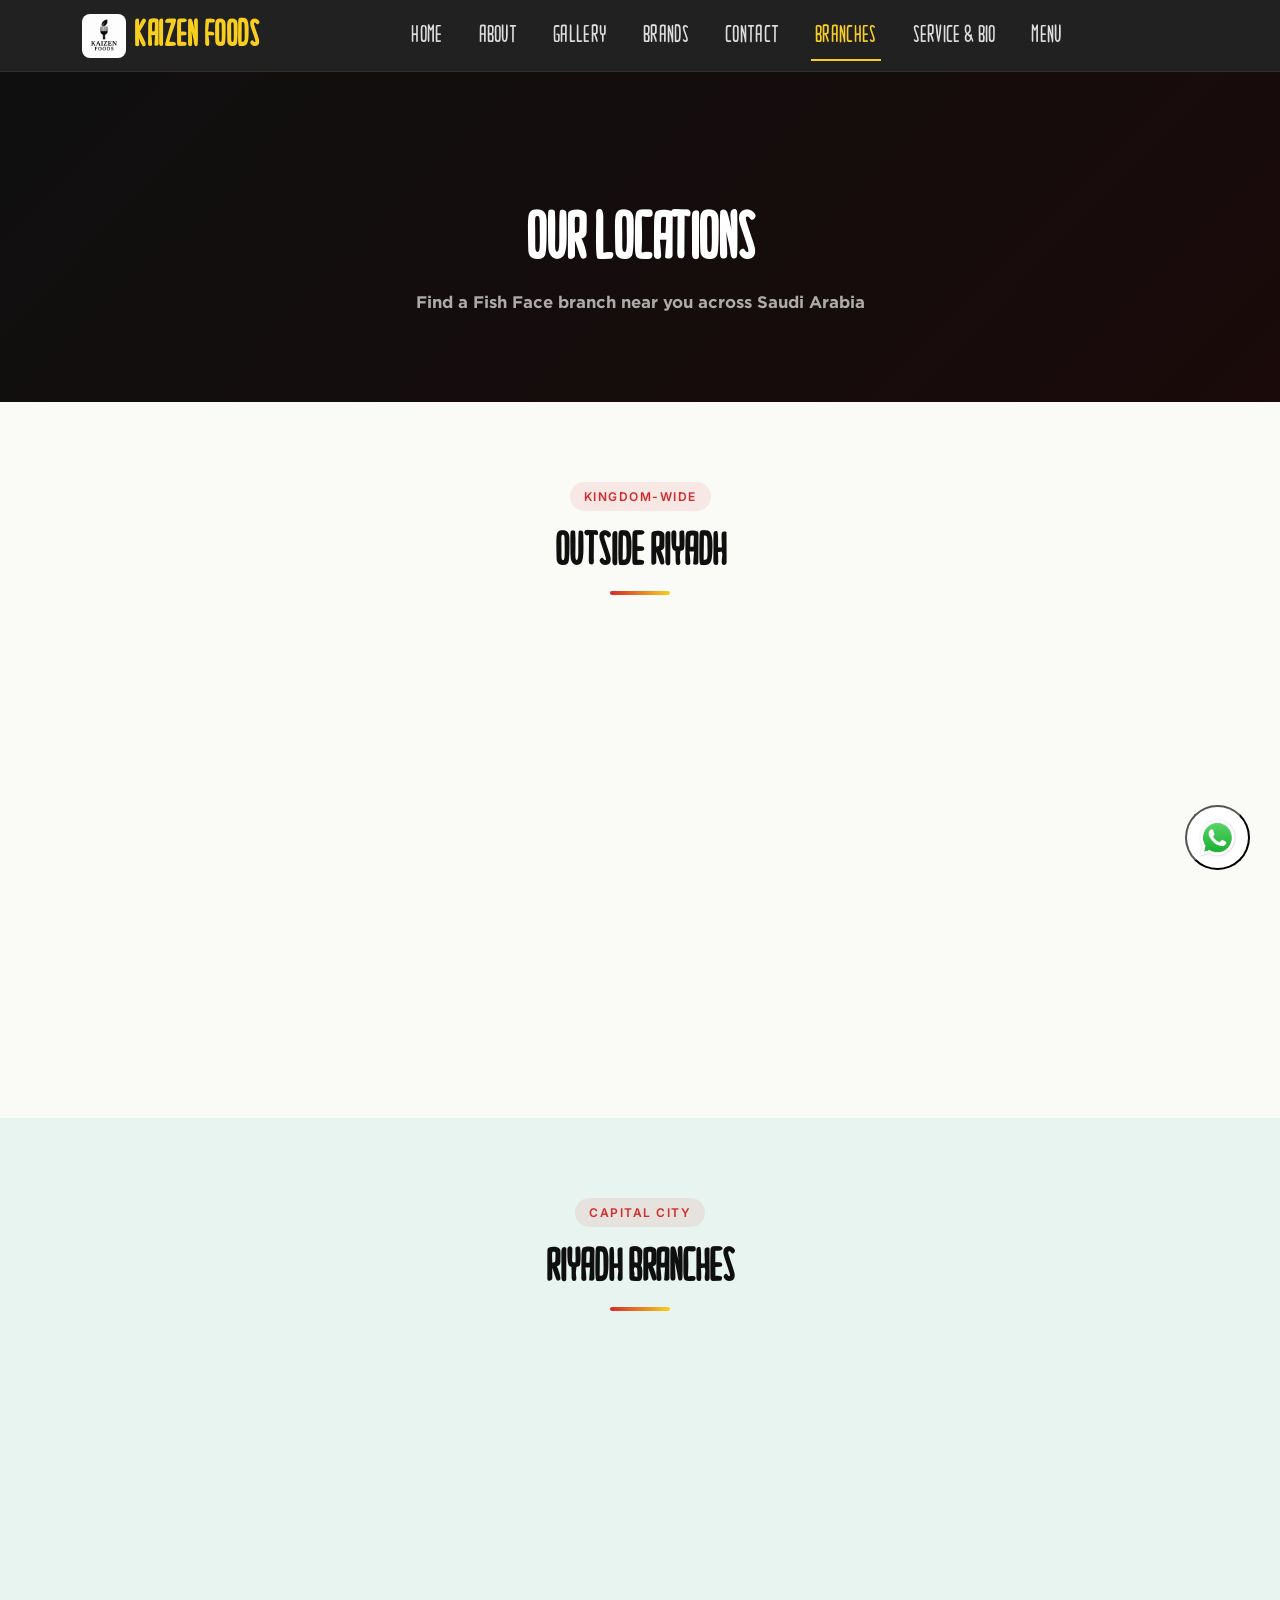
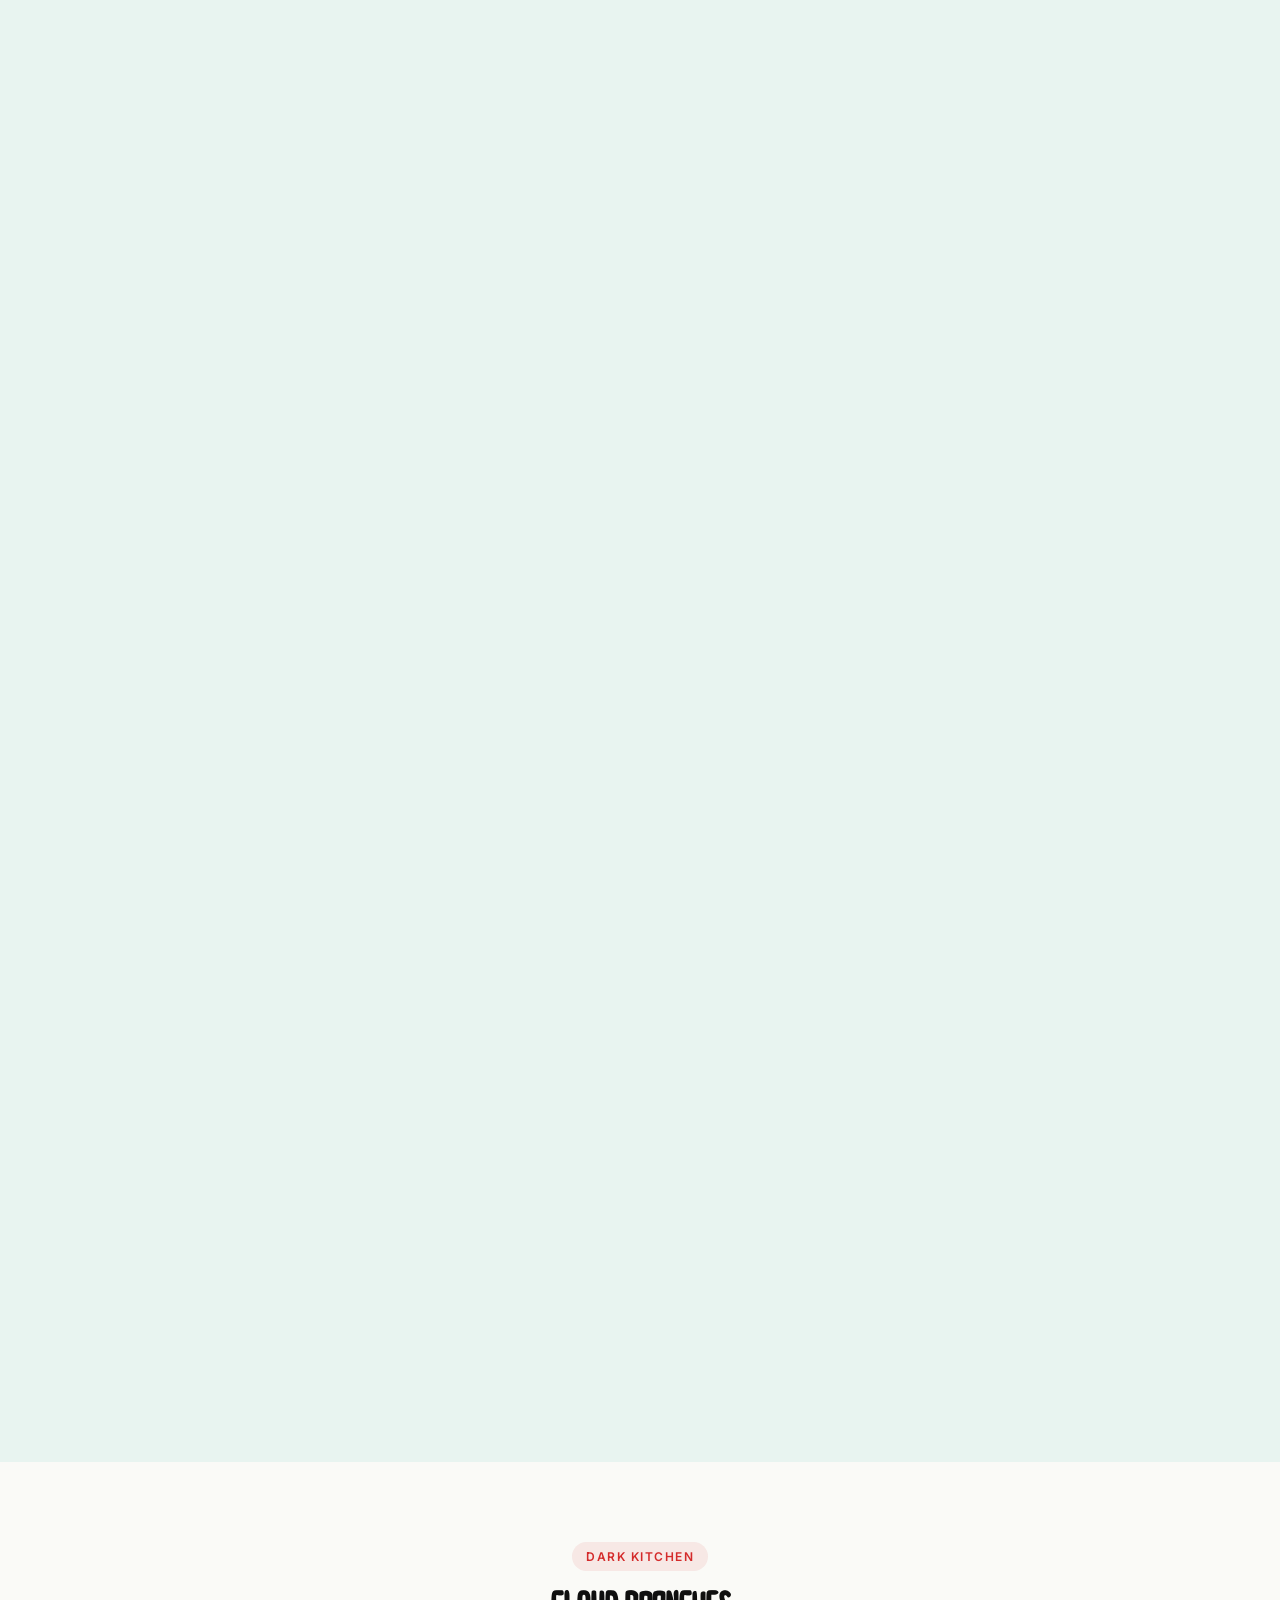
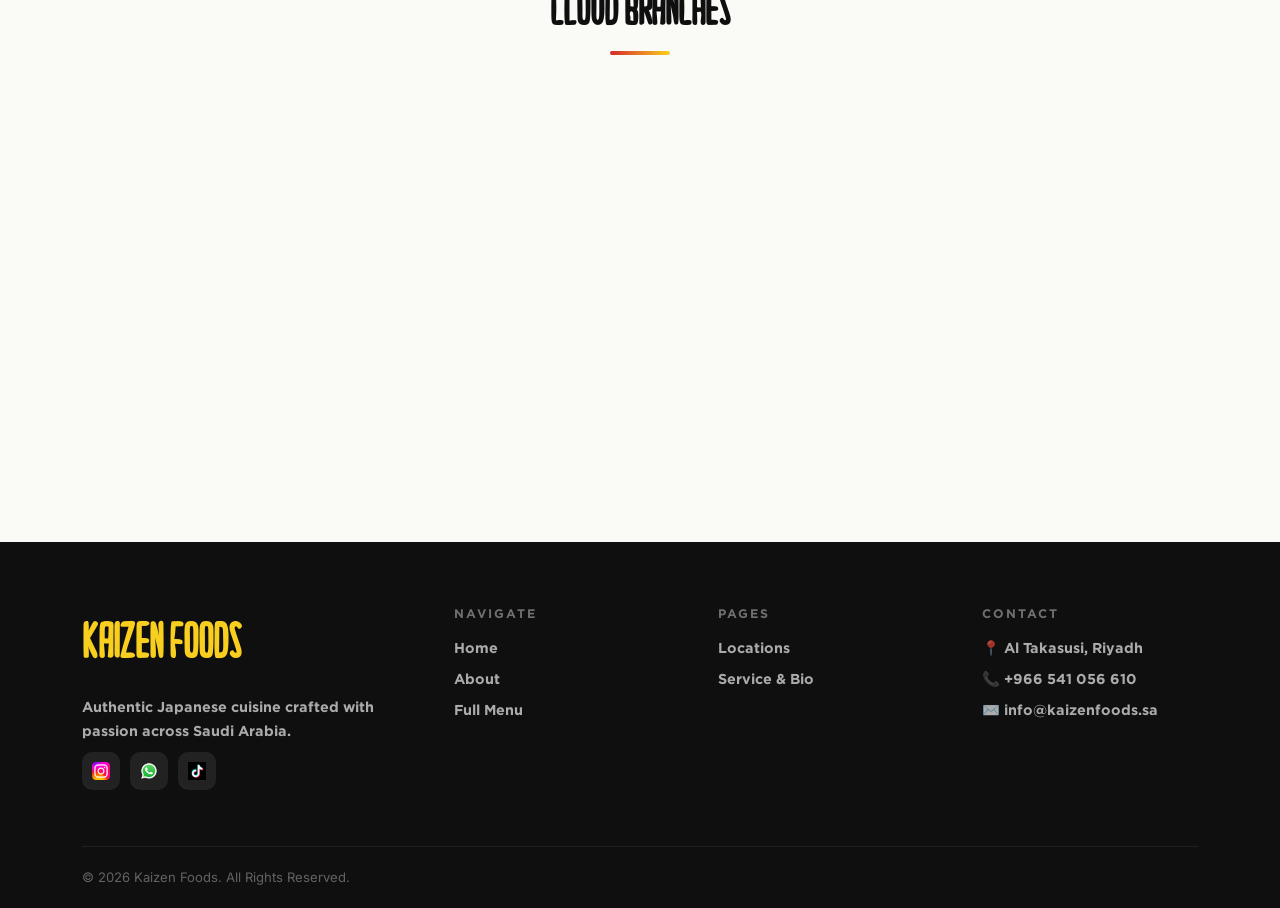
<file: branch-location.html>
<!DOCTYPE html>
<html lang="en">
<head>
  <meta charset="UTF-8" />
  <meta name="viewport" content="width=device-width, initial-scale=1.0" />
  <title>Branch Locations – Kaizen Foods</title>
  <link href="https://cdn.jsdelivr.net/npm/bootstrap@5.3.2/dist/css/bootstrap.min.css" rel="stylesheet" />
  <link rel="stylesheet" href="style.css" />
</head>
<body>

<!-- NAVBAR -->
<nav class="navbar navbar-expand-lg navbar-dark sticky-top" id="navbar">
  <div class="container">
    <a class="navbar-brand d-flex align-items-center gap-2 kaizen-font" href="index.html#home">
    <img src="Assets/logo/kaizen logo.jpg" alt="Kaizen Foods Logo" height="44"
         style="border-radius:8px;" />
    Kaizen Foods
</a>
    <button class="navbar-toggler collapsed" type="button"
      data-bs-toggle="collapse" data-bs-target="#navbarNav"
      aria-controls="navbarNav" aria-expanded="false" aria-label="Toggle navigation">
      <span class="toggler-line"></span>
      <span class="toggler-line"></span>
      <span class="toggler-line"></span>
    </button>
    <div class="collapse navbar-collapse justify-content-center" id="navbarNav">
      <ul class="navbar-nav">
        <li class="nav-item"><a class="nav-link ff-taweel" href="index.html#home">Home</a></li>
        <li class="nav-item"><a class="nav-link ff-taweel" href="index.html#about">About</a>
        <li class="nav-item"><a class="nav-link ff-taweel" href="index.html#gallery">Gallery</a></li>
        <li class="nav-item"><a class="nav-link ff-taweel" href="index.html#brand">Brands</a></li>
        <li class="nav-item"><a class="nav-link ff-taweel" href="#footer">Contact</a></li>
        <li class="nav-item"><a class="nav-link ff-taweel active" href="branch-location.html">Branches</a></li>
        <li class="nav-item"><a class="nav-link ff-taweel" href="bio.html">Service &amp; Bio</a></li>
        <li class="nav-item"><a class="nav-link ff-taweel" href="full-menu.html">Menu</a></li>
      </ul>
    </div>
  </div>
</nav>



<!-- PAGE HERO -->
<div class="page-hero">
  <h1>Our Locations</h1>
  <p>Find a Fish Face branch near you across Saudi Arabia</p>
</div>

<!-- OUTSIDE RIYADH -->
<section id="outside-riyadh" style="padding:80px 0; background:var(--paper);">
  <div class="container">
    <div class="text-center mb-5">
      <span class="chip">Kingdom-wide</span>
      <h2 class="section-title">Outside Riyadh</h2>
    </div>
    <div class="row g-4 colorful-menu">
      <div class="col-md-4">
        <div class="menu-card slide-top">
          <img src="Assets/location/al khobar.jpg" alt="Al Khobar">
          <div class="menu-info">
            <h3>Al Khobar</h3>
            <p>Since 4 Years</p>
            <a href="https://maps.app.goo.gl/rn6v8Rts3Ki1zm6n7" target="_blank" class="btn">📍 View on Map</a>
          </div>
        </div>
      </div>
      <div class="col-md-4">
        <div class="menu-card slide-top delay">
          <img src="Assets/location/Jeddah_name.jpg" alt="Jeddah">
          <div class="menu-info">
            <h3>Jeddah</h3>
            <p>Since 3 Years</p>
            <a href="https://maps.app.goo.gl/kHMD4LuBJGr7dJfd9" target="_blank" class="btn">📍 View on Map</a>
          </div>
        </div>
      </div>
      <div class="col-md-4">
        <div class="menu-card slide-top delay-2">
          <img src="Assets/location/al ula.jpg" alt="AlUla">
          <div class="menu-info">
            <h3>AlUla</h3>
            <p>Since 2 Years</p>
            <a href="https://maps.app.goo.gl/5DSCuRzP4gaCrLVv8" target="_blank" class="btn">📍 View on Map</a>
          </div>
        </div>
      </div>
    </div>
  </div>
</section>

<!-- RIYADH BRANCHES -->
<section id="riyadh-branches" style="padding:80px 0; background:var(--sky);">
  <div class="container">
    <div class="text-center mb-5">
      <span class="chip">Capital City</span>
      <h2 class="section-title">Riyadh Branches</h2>
    </div>
    <div class="row g-4 colorful-menu">
      <div class="col-md-4"><div class="menu-card slide-top">
        <img src="Assets/location/Riyadh1.jpg" alt="An Nakheel">
        <div class="menu-info"><h3>An Nakheel</h3><p>Our First Branch</p>
        <a href="https://maps.app.goo.gl/qmLLMMXHBmhEH16HA" target="_blank" class="btn">📍 View on Map</a></div>
      </div></div>
      <div class="col-md-4"><div class="menu-card slide-top delay">
        <img src="Assets/location/Riyadh1.jpg" alt="An Nuzha">
        <div class="menu-info"><h3>An Nuzha</h3><p>Since 2 Years</p>
        <a href="https://maps.app.goo.gl/qR7qNxqhWRaR2JBh8" target="_blank" class="btn">📍 View on Map</a></div>
      </div></div>
      <div class="col-md-4"><div class="menu-card slide-top delay-2">
        <img src="Assets/location/KAFD.jpg" alt="KAFD">
        <div class="menu-info"><h3>KAFD</h3><p>Since a Year</p>
        <a href="https://maps.app.goo.gl/5UDNyDpjboMqnBfo7" target="_blank" class="btn">📍 View on Map</a></div>
      </div></div>
      <div class="col-md-4"><div class="menu-card slide-top">
        <img src="Assets/location/Riyadh1.jpg" alt="King Faisal Hospital">
        <div class="menu-info"><h3>King Faisal Hospital</h3><p>Since 1 Year</p>
        <a href="https://maps.app.goo.gl/ZxXsVBgitfbnNKhf9" target="_blank" class="btn">📍 View on Map</a></div>
      </div></div>
      <div class="col-md-4"><div class="menu-card slide-top delay">
        <img src="Assets/location/Riyadh1.jpg" alt="Al Yasmin">
        <div class="menu-info"><h3>Al Yasmin</h3><p>Since 5 Years</p>
        <a href="https://maps.app.goo.gl/wdc8Yxdnt215bXuQA" target="_blank" class="btn">📍 View on Map</a></div>
      </div></div>
      <div class="col-md-4"><div class="menu-card slide-top delay-2">
        <img src="Assets/location/Riyadh1.jpg" alt="Al Dabab">
        <div class="menu-info"><h3>Al Dabab</h3><p>Since 5 Years</p>
        <a href="https://maps.app.goo.gl/w47RLrXzJkDFRHAn6" target="_blank" class="btn">📍 View on Map</a></div>
      </div></div>
      <div class="col-md-4"><div class="menu-card slide-top">
        <img src="Assets/location/Riyadh1.jpg" alt="Diplomatic Quarter">
        <div class="menu-info"><h3>Diplomatic Quarter</h3><p>Since 5 Years</p>
        <a href="https://maps.app.goo.gl/8kMc8VM8D6N9zefs6" target="_blank" class="btn">📍 View on Map</a></div>
      </div></div>
       <div class="col-md-4"><div class="menu-card slide-top">
        <img src="Assets/location/Riyadh1.jpg" alt="Diplomatic Quarter">
        <div class="menu-info"><h3>Kingdom Center</h3><p>Since a Year</p>
        <a href="https://maps.app.goo.gl/2h3cxAdD8tZQ71qc7" target="_blank" class="btn">📍 View on Map</a></div>
      </div></div>
       <div class="col-md-4"><div class="menu-card slide-top">
        <img src="Assets/location/Riyadh1.jpg" alt="Rosh Front">
        <div class="menu-info"><h3>Rosh Front</h3><p>Since a Years</p>
        <a href="https://maps.app.goo.gl/9bW3y3vDsrpAST5z8" target="_blank" class="btn">📍 View on Map</a></div>
      </div></div>
      <div class="col-md-4"><div class="menu-card slide-top delay">
        <img src="Assets/location/Riyadh1.jpg" alt="Coming Soon">
        <div class="menu-info"><h3>New Branch</h3><p>Opening Soon 🎉</p>
        <span class="btn" style="opacity:0.6;cursor:default;">Coming Soon</span></div>
      </div></div>
    </div>
  </div>
</section>
<!-- RIYADH BRANCHES -->
<section id="riyadh-branches" style="padding:80px 0; background:var(--paper);">
  <div class="container">
    <div class="text-center mb-5">
      <span class="chip">Dark Kitchen</span>
      <h2 class="section-title">Cloud Branches</h2>
    </div>
    <div class="row g-4 colorful-menu">
      <div class="col-md-4"><div class="menu-card slide-top">
        <img src="Assets/location/Riyadh1.jpg" alt="Wadi Laba">
        <div class="menu-info"><h3>Wadi Laban</h3>
        <a href="https://maps.app.goo.gl/7gbboetHCceHzgiD8" target="_blank" class="btn">📍 View on Map</a></div>
      </div></div>
      <div class="col-md-4"><div class="menu-card slide-top delay">
        <img src="Assets/location/Riyadh1.jpg" alt="Al Rawdah">
        <div class="menu-info"><h3>Al Rawdah</h3>
        <a href="https://maps.app.goo.gl/XdyPLK1bJ2jesREY6"" target="_blank" class="btn">📍 View on Map</a></div>
      </div></div>
      <div class="col-md-4"><div class="menu-card slide-top delay-2">
        <img src="Assets/location/Riyadh1.jpg" alt="Qurtuba">
        <div class="menu-info"><h3>Qurtuba</h3>
        <a href="https://maps.app.goo.gl/2wksJxdYX2UeJdnFA" target="_blank" class="btn">📍 View on Map</a></div>
      </div></div>
    </div>
  </div>
</section>

<!-- CLOUD BRANCHES -->
<!-- <section id="cloud-branches" style="padding:80px 0; background:var(--paper);">
  <div class="container">
    <div class="text-center mb-5">
      <span class="chip">Dark Kitchen</span>
      <h2 class="section-title">Cloud Branches</h2>
    </div>
    <div class="row g-4 colorful-menu">
      <div class="col-md-4">
        <div class="menu-card slide-top">
          <img src="Assets/Dammam.jpg" alt="CK Ar Rawdah">
          <div class="menu-info">
            <h3>CK – Ar Rawdah, Riyadh</h3>
            <p>Since 4 Years</p>
            <a href="https://maps.app.goo.gl/ZMTR1WTGu6V3Q9N17" target="_blank" class="btn">📍 View on Map</a>
          </div>
        </div>
      </div>
    </div>
  </div>
</section> -->

<!-- FOOTER -->
<section id="footer">
  <footer class="footer">
    <div class="container">
      <div class="footer-grid">
        <div class="footer-col">
          <span class="footer-brand-name">Kaizen Foods</span>
          <p class="footer-brand-desc">Authentic Japanese cuisine crafted with passion across Saudi Arabia.</p>
          <div class="footer-social">
            <a href="#" aria-label="Instagram"><img src="Assets/Social Media logo/instagram.webp" alt="Instagram" /></a>
            <a href="#" aria-label="WhatsApp"><img src="Assets/Social Media logo/WhatsApp.png" alt="WhatsApp" /></a>
            <a href="#" aria-label="TikTok"><img src="Assets/Social Media logo/tik-tok.avif" alt="TikTok" /></a>
          </div>
        </div>
        <div class="footer-col">
          <h4>Navigate</h4>
          <a href="index.html">Home</a>
          <a href="index.html#about">About</a>
          <a href="full-menu.html">Full Menu</a>
        </div>
        <div class="footer-col">
          <h4>Pages</h4>
          <a href="branch-location.html">Locations</a>
          <a href="bio.html">Service & Bio</a>
        </div>
        <div class="footer-col">
          <h4>Contact</h4>
          <p>📍 Al Takasusi, Riyadh</p>
          <p>📞 +966 541 056 610</p>
          <p>✉️ info@kaizenfoods.sa</p>
        </div>
      </div>
      <div class="footer-bottom">
        <span>© 2026 Kaizen Foods. All Rights Reserved.</span>
      </div>
    </div>
  </footer>
</section>

<button id="backToTop" aria-label="Back to top">↑</button>
<button
    id="floatingButtonwhatsapp"
    onclick="window.open('https://wa.me/966541056610?text=Hello this is Kaizenfoods how can i assist?', '_blank')"
    title="WhatsApp"
    aria-label="Chat on WhatsApp">
    <img src="Assets/Social Media logo/WhatsApp.png" alt="WhatsApp">
</button>
<script src="https://cdn.jsdelivr.net/npm/bootstrap@5.3.2/dist/js/bootstrap.bundle.min.js"></script>
<script src="script.js"></script>
</body>
</html>
</file>
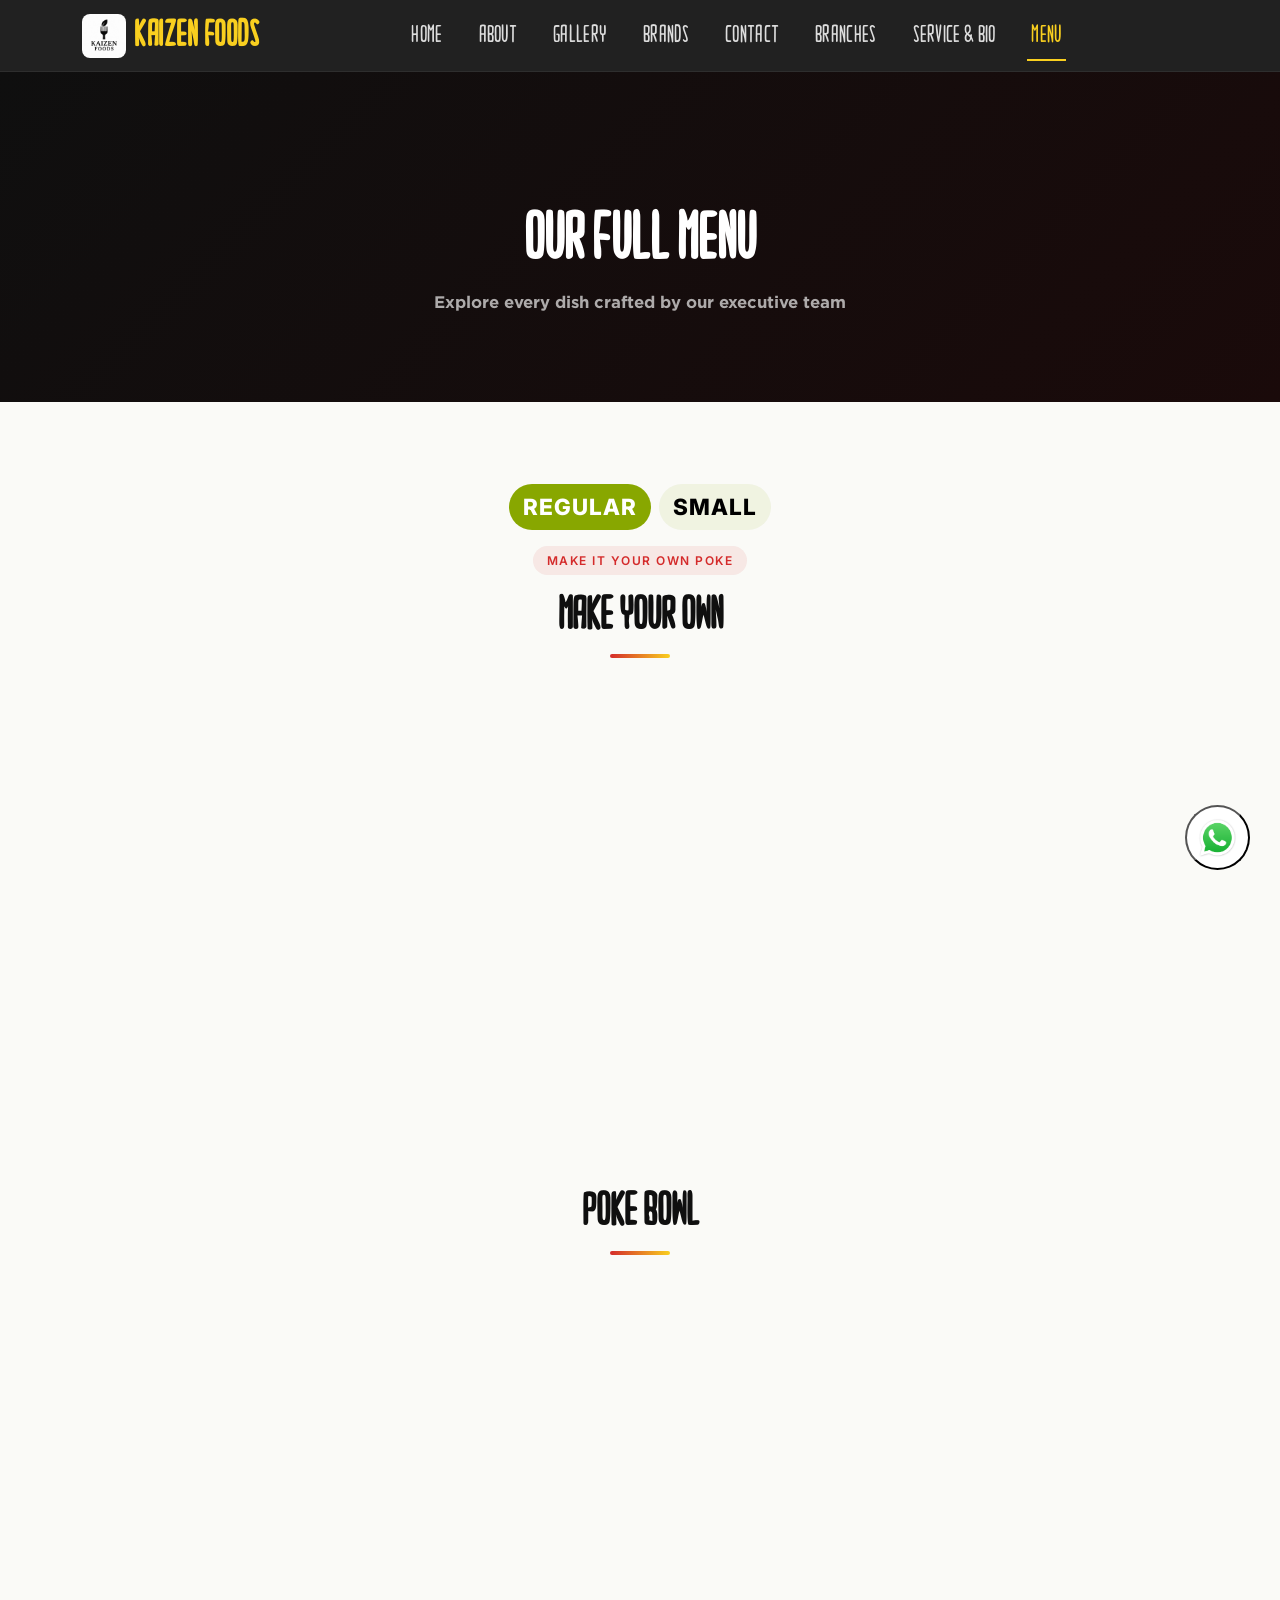
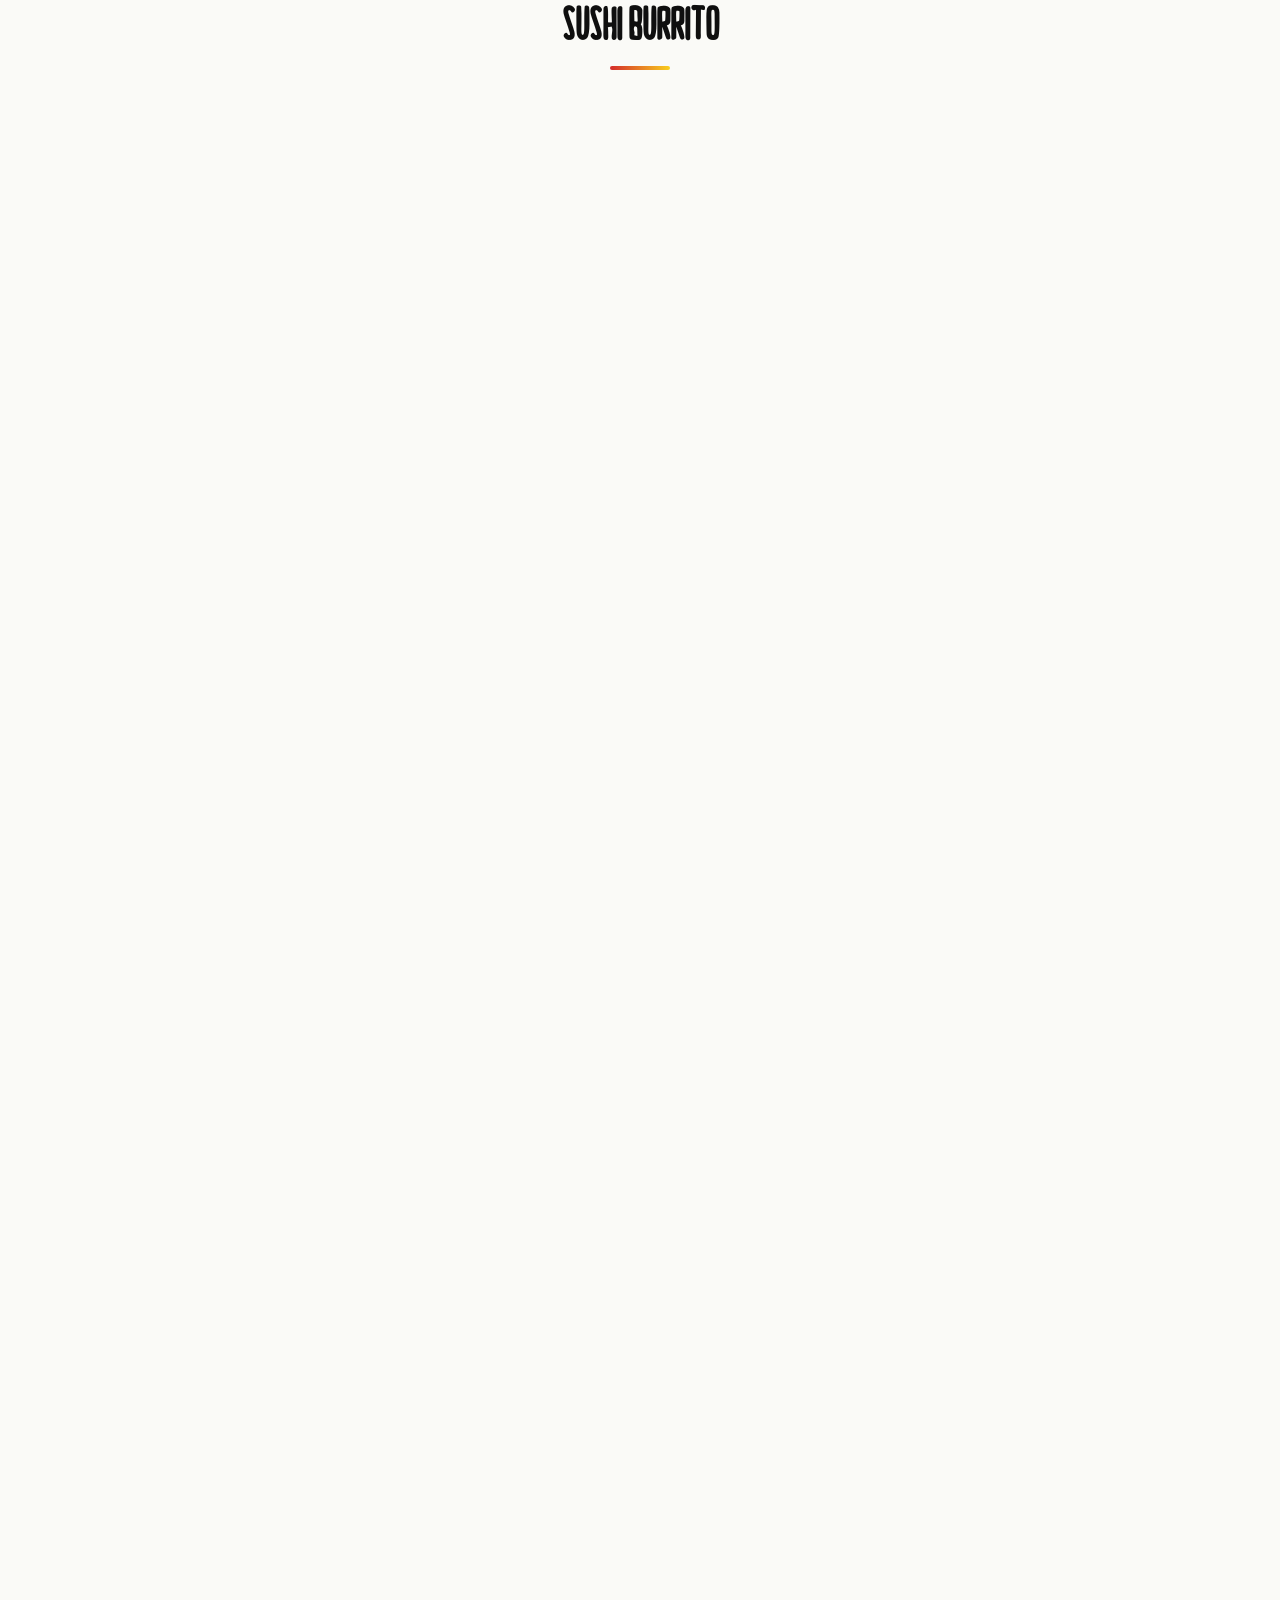
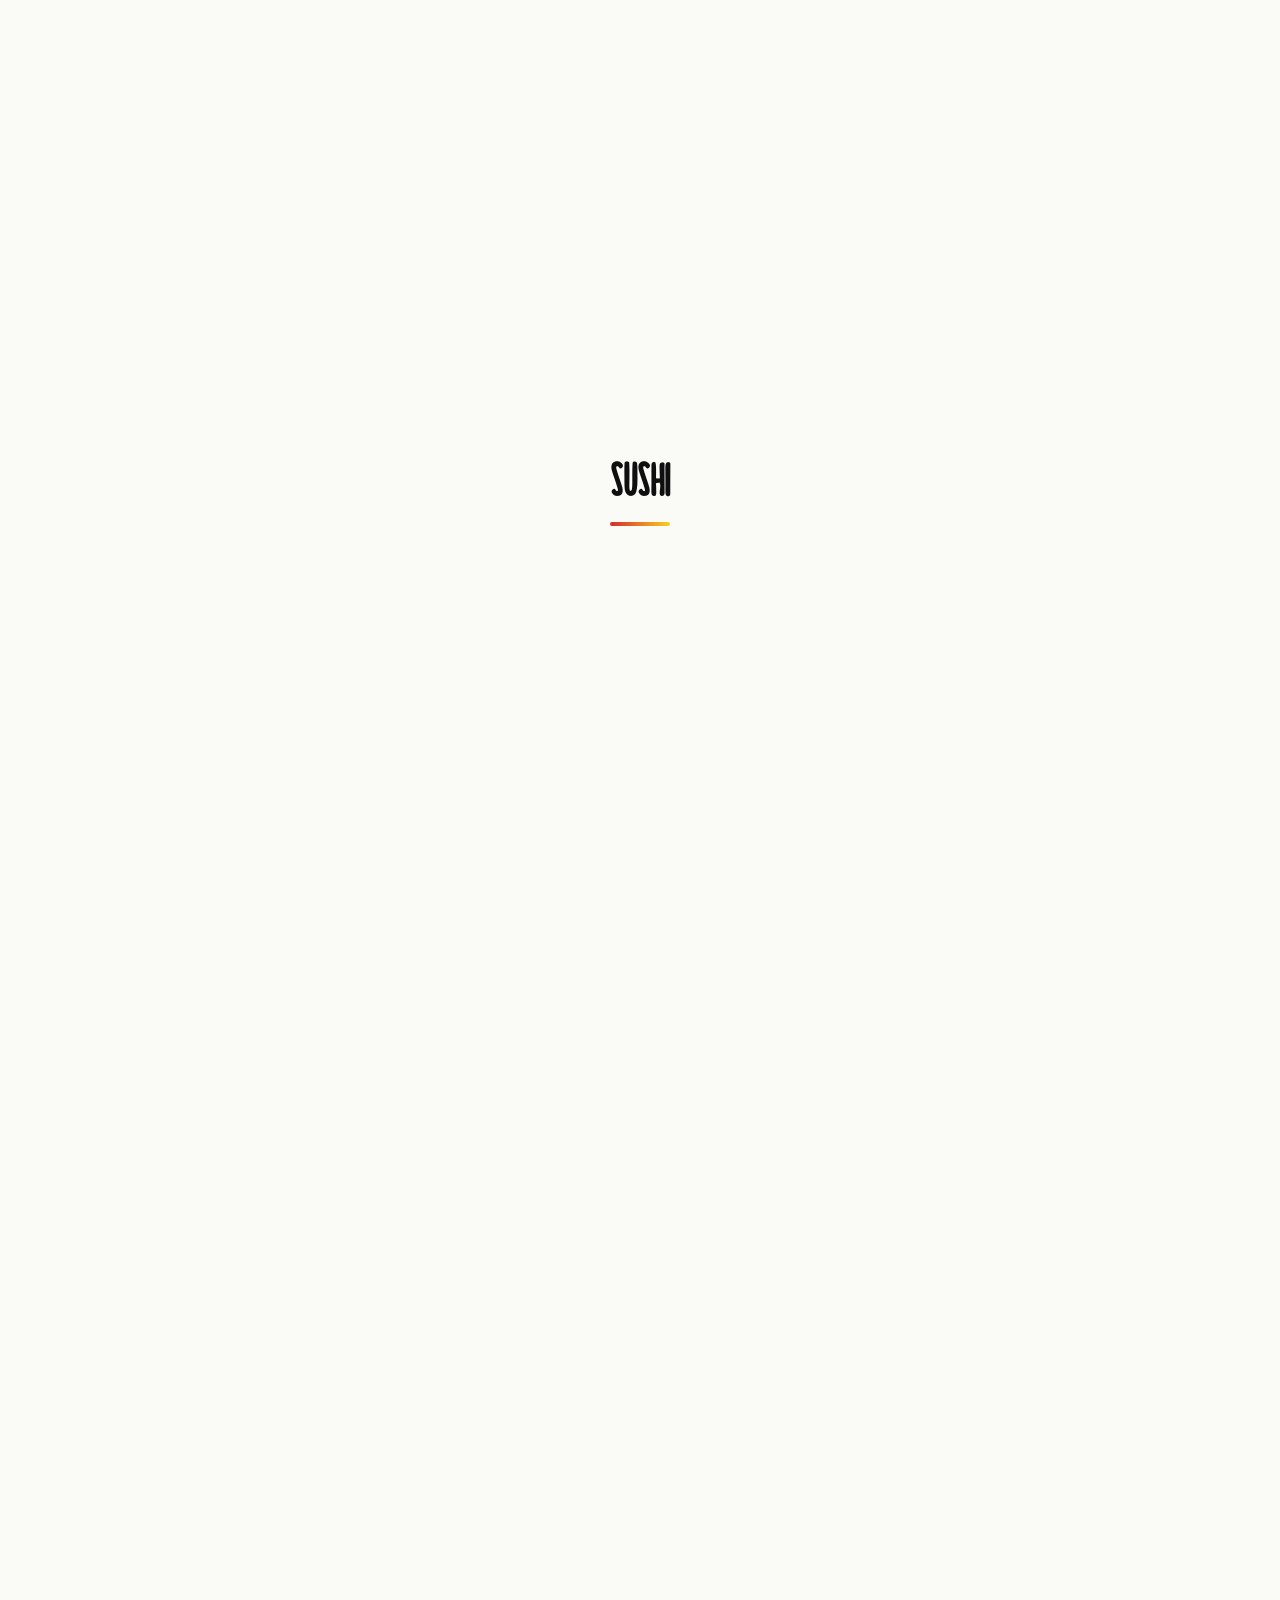
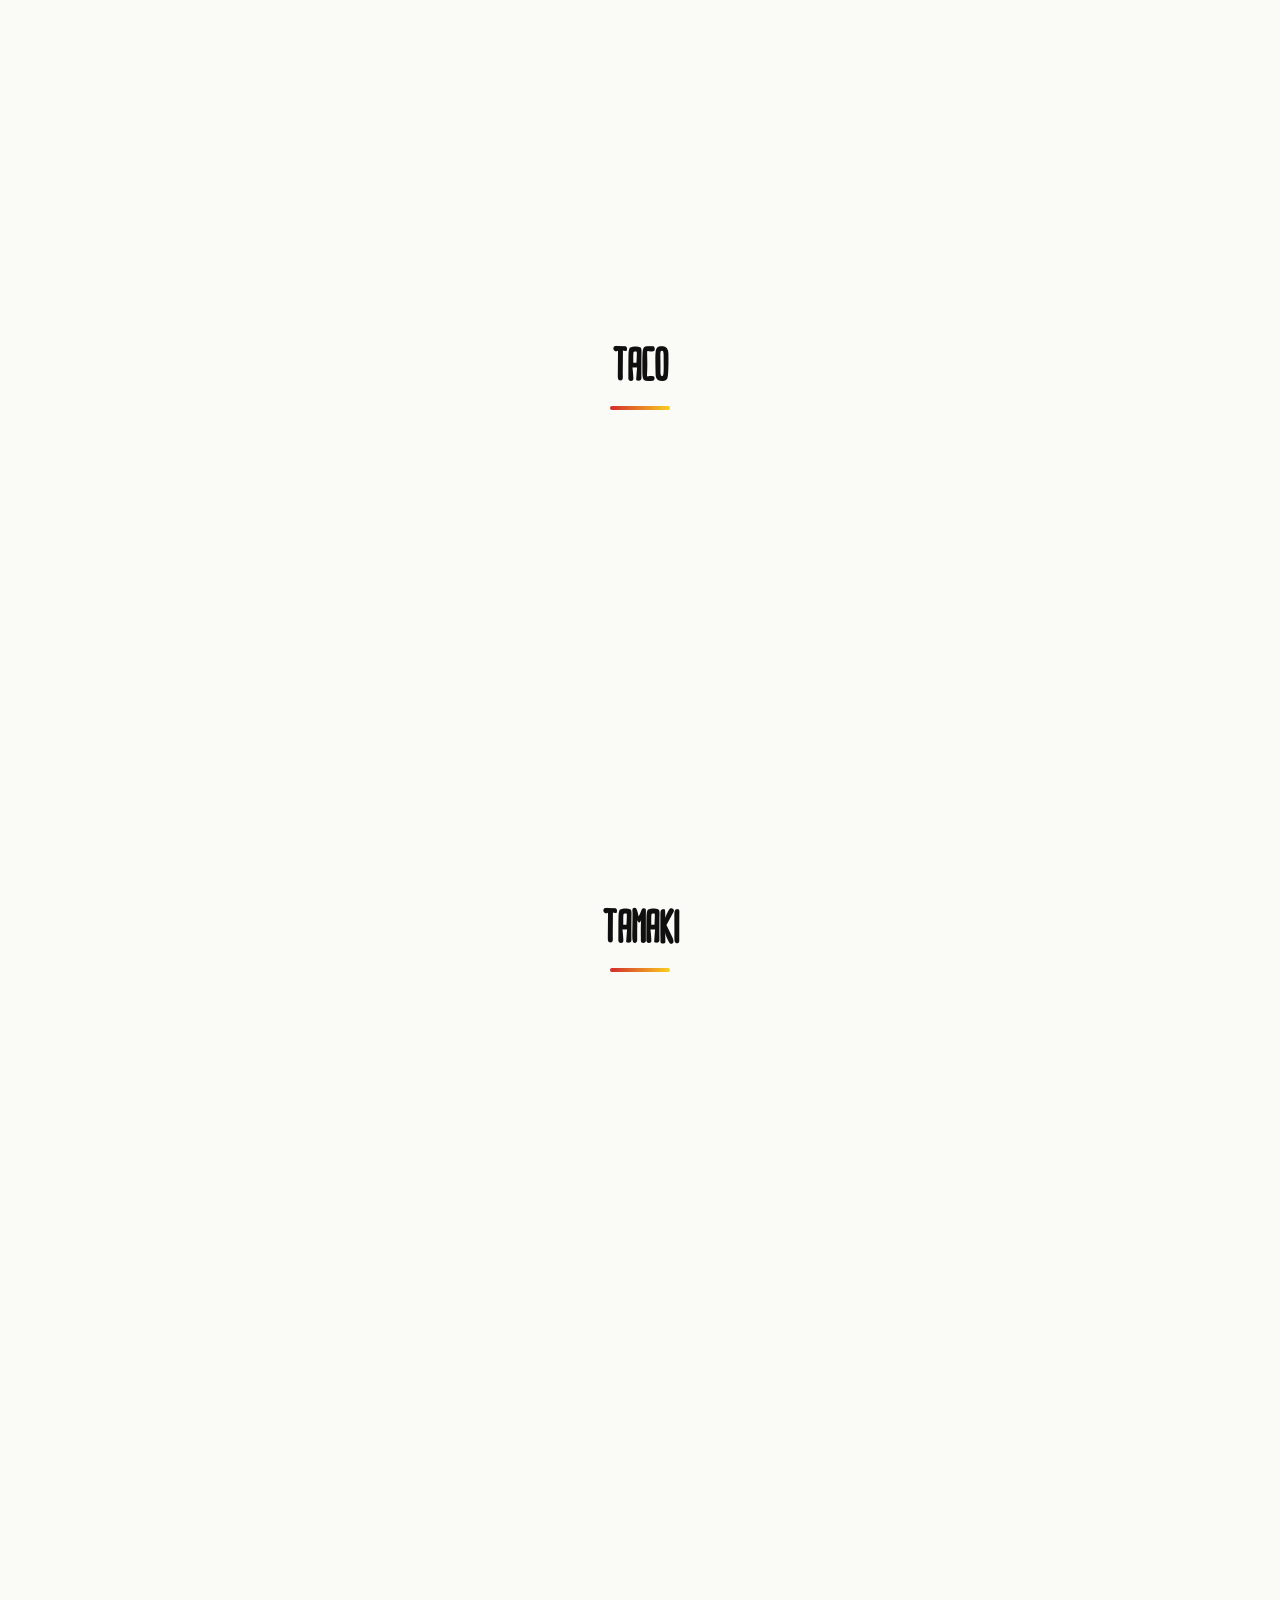
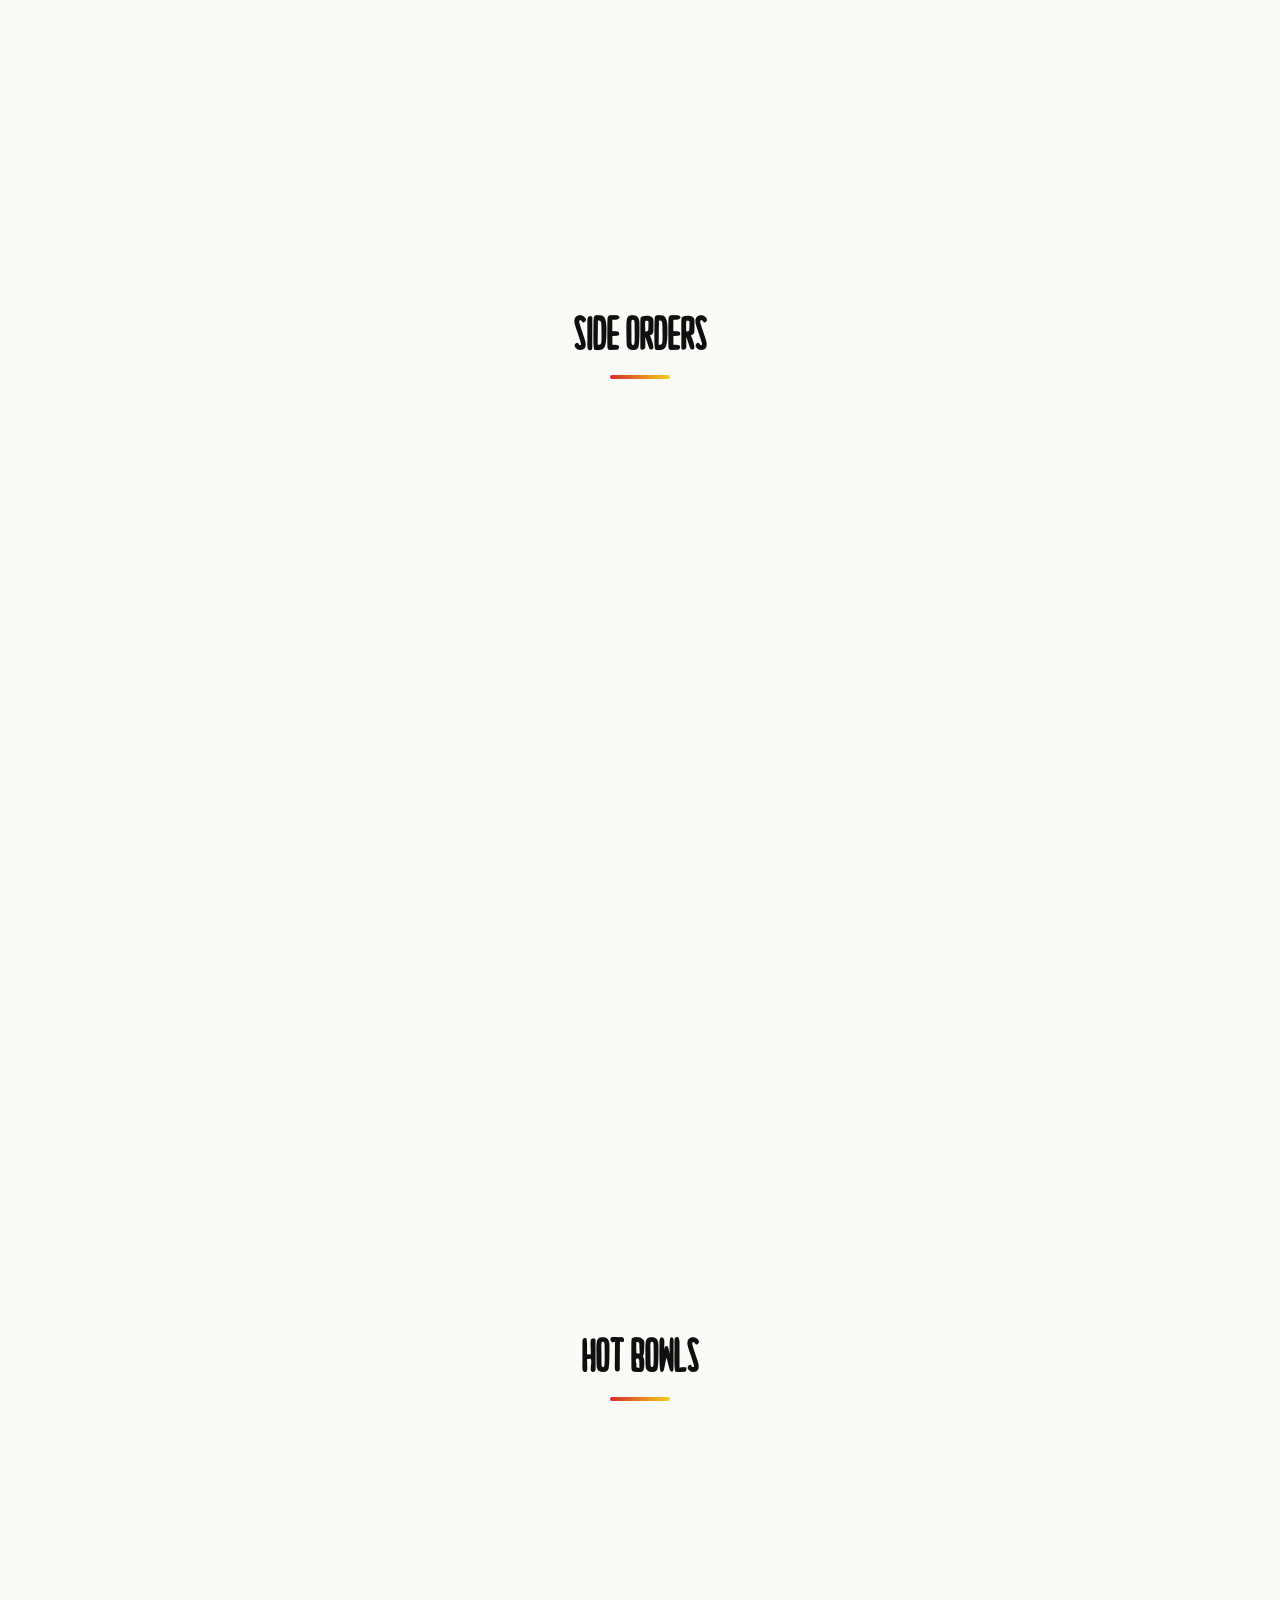
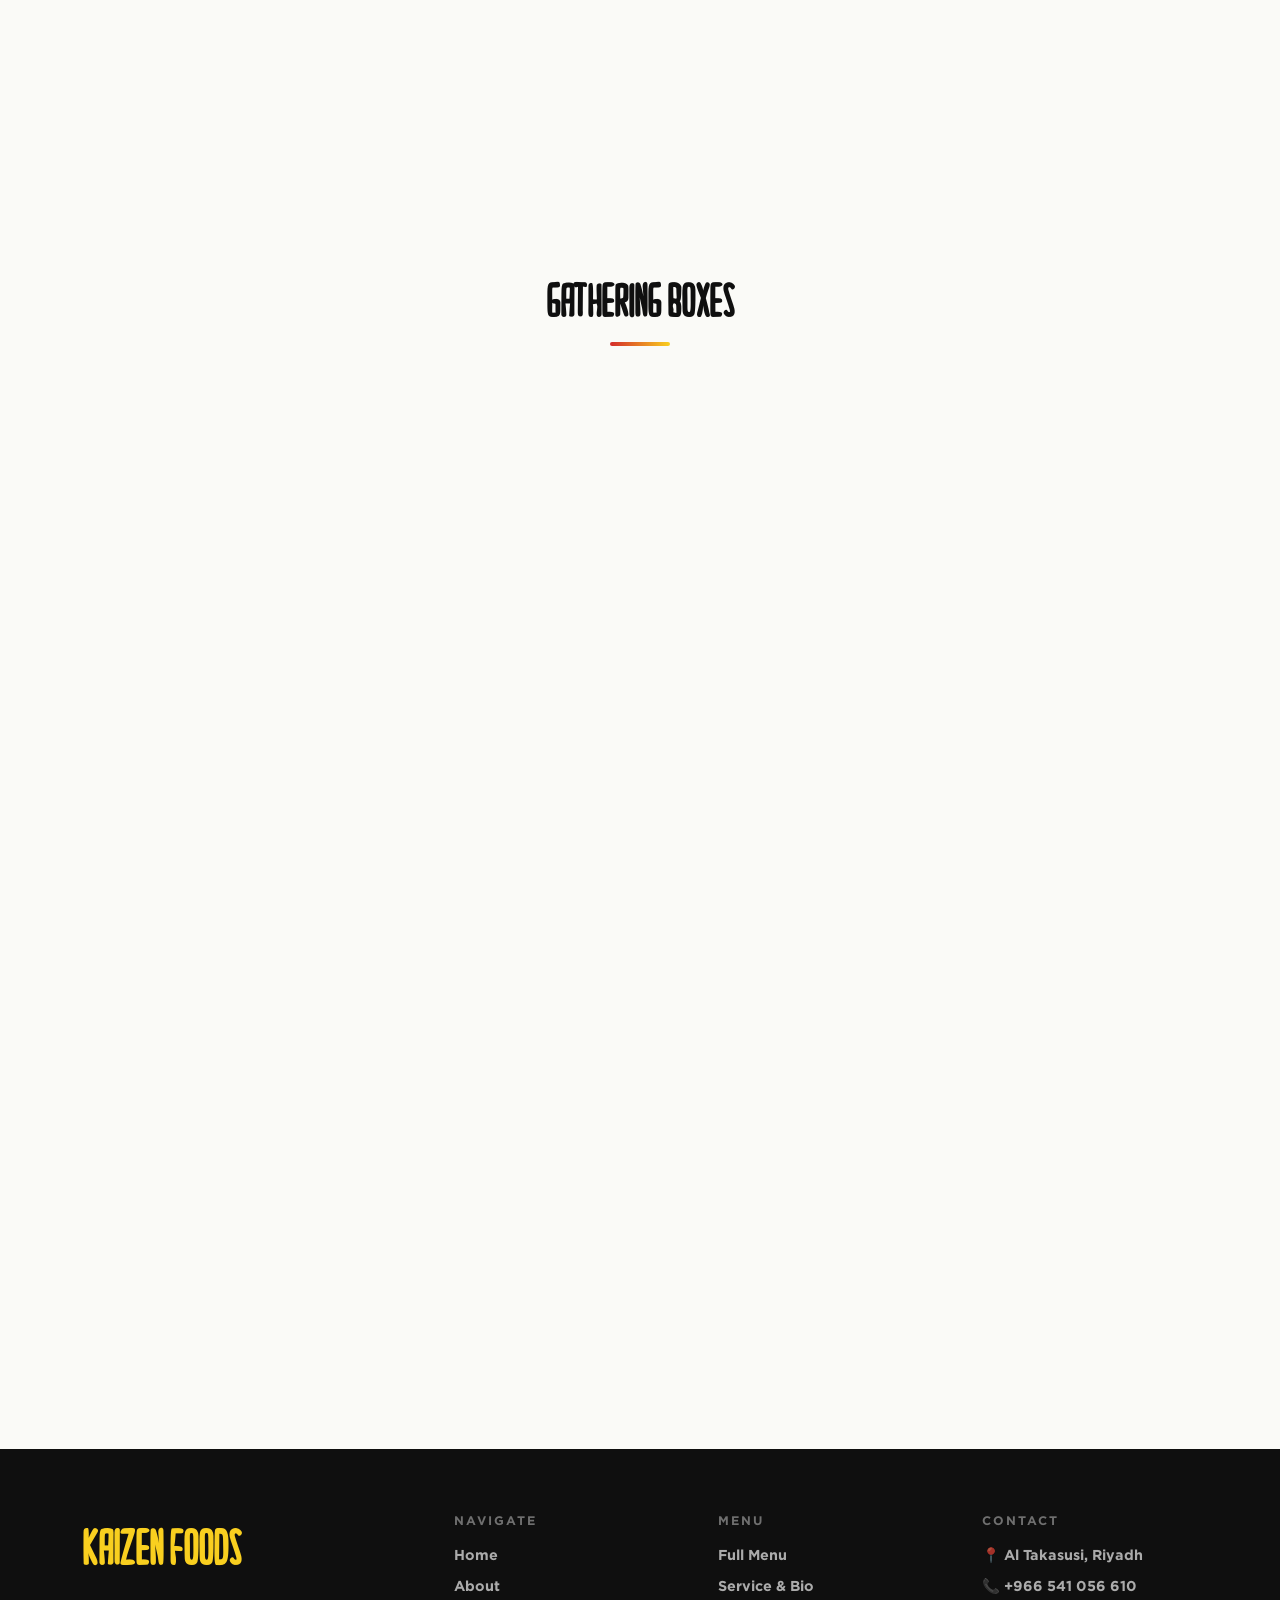
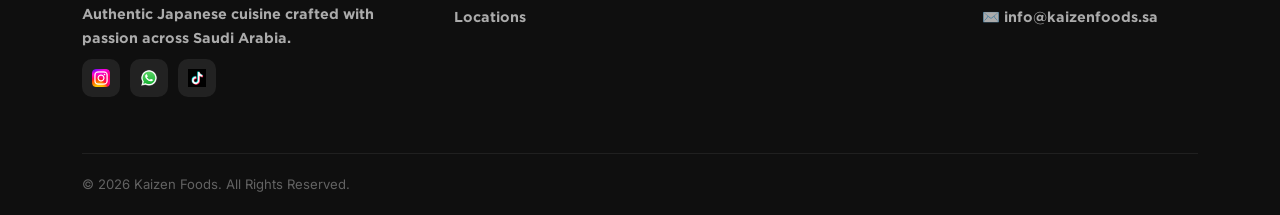
<file: full-menu.html>
<!DOCTYPE html>
<html lang="en">
<head>
  <meta charset="UTF-8" />
  <meta name="viewport" content="width=device-width, initial-scale=1.0" />
  <title>Full Menu – Kaizen Foods</title>
  <link href="https://cdn.jsdelivr.net/npm/bootstrap@5.3.2/dist/css/bootstrap.min.css" rel="stylesheet" />
  <link rel="stylesheet" href="style.css" />
</head>
<body>

<!-- NAVBAR -->
<nav class="navbar navbar-expand-lg navbar-dark sticky-top" id="navbar">
  <div class="container">
    <a class="navbar-brand d-flex align-items-center gap-2 kaizen-font" href="index.html#home">
    <img src="Assets/logo/kaizen logo.jpg" alt="Kaizen Foods Logo" height="44"
         style="border-radius:8px;" />
    Kaizen Foods
</a>
    <button class="navbar-toggler collapsed" type="button"
      data-bs-toggle="collapse" data-bs-target="#navbarNav"
      aria-controls="navbarNav" aria-expanded="false" aria-label="Toggle navigation">
      <span class="toggler-line"></span>
      <span class="toggler-line"></span>
      <span class="toggler-line"></span>
    </button>
    <div class="collapse navbar-collapse justify-content-center" id="navbarNav">
      <ul class="navbar-nav">
        <li class="nav-item"><a class="nav-link ff-taweel " href="index.html#home">Home</a></li>
        <li class="nav-item"><a class="nav-link ff-taweel" href="index.html#about">About</a>
        <li class="nav-item"><a class="nav-link ff-taweel" href="index.html#gallery">Gallery</a></li>
        <li class="nav-item"><a class="nav-link ff-taweel" href="index.html#brand">Brands</a></li>
        <li class="nav-item"><a class="nav-link ff-taweel" href="#footer">Contact</a></li>
        <li class="nav-item"><a class="nav-link ff-taweel" href="branch-location.html">Branches</a></li>
        <li class="nav-item"><a class="nav-link ff-taweel" href="bio.html">Service &amp; Bio</a></li>
        <li class="nav-item"><a class="nav-link active ff-taweel" href="full-menu.html">Menu</a></li>
      </ul>
    </div>
  </div>
</nav>




<!-- PAGE HERO -->
<div class="page-hero">
  <h1>Our Full Menu</h1>
  <p>Explore every dish crafted by our executive team</p>
</div>

<!-- MENU CONTENT -->
<section style="padding: 80px 0; background: var(--paper);">
  <div class="container">
    <div class="button-container">
    <button class="regular-button"  data-filter="regular">Regular</button>&nbsp;&nbsp;
    <button class="regular-button"  data-filter="small">Small</button>
</div>
    
    <div class="text-center mb-5">
      <span class="chip">Make It Your Own Poke</span>
      <h2 class="section-title">Make Your Own</h2>
    </div>
    <div class="menu-grid">


<div class="menu-card slide-top delay" data-size="regular">
  <div class="menu-card-img-wrap">
    <img src="Assets/Menu_picture/menu_photos_compressed/Poke_Bowl_Regular.webp" alt="Poke Bowl - Regular" class="menu-img">
  </div>
  <div class="menu-body">
    <h3 class="menu-title">Poke Bowl - Regular</h3>
    <p class="menu-desc">Build your own poke bowl by choosing your base, protein, mix-ins, sauces, and enjoy a fresh, delicious meal made just the way you like it</p>
     <p class="allergens">Allergens : Gluten , Eggs , Fish , Soybeans, Milk , Nuts  </p>
    <div class="menu-footer"><span class="menu-price">SAR 35</span><span class="menu-calorie"></span></div>
  </div>
</div>

<div class="menu-card slide-top delay" data-size="small">
  <div class="menu-card-img-wrap">
    <img src="Assets/Menu_picture/menu_photos_compressed/Salmon_Kani_Honey_Glaze_Burrito.jpg" alt="Poke Bowl - Small" class="menu-img">
  </div>
  <div class="menu-body">
    <h3 class="menu-title">Poke Bowl - Small</h3>
    <p class="menu-desc">Build your own poke bowl by choosing your base, protein, mix-ins, sauces, and enjoy a fresh, delicious meal made just the way you like it</p>
     <p class="allergens">Allergens : Gluten , Eggs , Fish , Soybeans, Milk , Nuts  </p>
    <div class="menu-footer"><span class="menu-price">SAR 25</span><span class="menu-calorie"></span></div>
  </div>
</div>



<div class="menu-card slide-top delay" data-size="regular">
  <div class="menu-card-img-wrap">
    <img src="Assets/Menu_picture/menu_photos_compressed/Sushi_Burrito_Regular.webp" alt=" Sushi Burrito - Regular" class="menu-img">
  </div>
  <div class="menu-body">
    <h3 class="menu-title">  Sushi Burrito - Regular</h3>
    <p class="menu-desc">Build your own sushi burrito by choosing your base, protein, mix-ins, and sauces, and enjoy a fresh, delicious meal made just the way you like it.</p>
    <div class="menu-footer"><span class="menu-price">SAR 35</span><span class="menu-calorie"></span></div>
  </div>
</div>

<div class="menu-card slide-top delay" data-size="small">
  <div class="menu-card-img-wrap">
    <img src="Assets/Menu_picture/menu_photos_compressed/Salmon_Kani_Honey_Glaze_Burrito.jpg" alt="Poke Bowl - Small" class="menu-img">
  </div>
  <div class="menu-body">
    <h3 class="menu-title">  Sushi Burrito - Small</h3>
    <p class="menu-desc">Build your own sushi burrito by choosing your base, protein, mix-ins, and sauces, and enjoy a fresh, delicious meal made just the way you like it.</p>
    <div class="menu-footer"><span class="menu-price">SAR 25</span><span class="menu-calorie"></span></div>
  </div>
</div>

<!-- 
<div class="menu-card slide-top delay" data-size="regular">
  <div class="menu-card-img-wrap">
    <img src="Assets/Menu_picture/menu_photos_compressed/Salmon_Kani_Honey_Glaze_Burrito.jpg" alt="Sushi Burrito - Regular" class="menu-img">
  <div class="menu-body">
    <h3 class="menu-title">Sushi Burrito - Regular</h3>
    <p class="menu-desc">Build your own sushi burrito by choosing your base, protein, mix-ins, and sauces, and enjoy a fresh, delicious meal made just the way you like it.</p>
    <div class="menu-footer"><span class="menu-price">SAR 35</span><span class="menu-calorie"> Calorie </span></div>
  </div>
</div>

<div class="menu-card slide-top delay" data-size="small">
  <div class="menu-card-img-wrap">
    <img src="Assets/G2.jpg" alt="Sushi Burrito - Small" class="menu-img">
  </div>
  <div class="menu-body">
   <h3 class="menu-title">Sushi Burrito - Small</h3>
   <p class="menu-desc">Build your own sushi burrito by choosing your base, protein, mix-ins, and sauces, and enjoy a fresh, delicious meal made just the way you like it.</p>
    <div class="menu-footer"><span class="menu-price">SAR 25</span><span class="menu-calorie"> Calorie </span></div>
  </div>
</div> -->















 
    
      <!-- <div class="menu-card slide-top delay-2">
        <div class="menu-card-img-wrap">
          <img src="Assets/G3.jpg" alt="Ramen" class="menu-img">
          <span class="menu-tag" style="background:var(--teal);color:#fff;">New</span>
        </div>
        <div class="menu-body">
          <h3 class="menu-title">Ramen Bowl</h3>
          <p class="menu-desc">Rich broth with noodles, pork slices, egg, and seasonal veggies.</p>
          <div class="menu-footer"><span class="menu-price">SAR 36</span><span class="menu-calorie"> Calorie 190</span></div>
        </div>
      </div>
      <div class="menu-card slide-top">
        <div class="menu-card-img-wrap">
          <img src="Assets/G4.jpg" alt="Dragon Roll" class="menu-img">
          <span class="menu-tag" style="background:var(--crimson);color:#fff;">Spicy</span>
        </div>
        <div class="menu-body">
          <h3 class="menu-title">Dragon Roll</h3>
          <p class="menu-desc">Spicy tuna inside, topped with thinly sliced avocado and tobiko.</p>
          <div class="menu-footer"><span class="menu-price">SAR 48</span><span class="menu-calorie"> Calorie 190</span></div>
        </div>
      </div>
      <div class="menu-card slide-top delay">
        <div class="menu-card-img-wrap">
          <img src="Assets/G5.jpg" alt="Edamame" class="menu-img">
        </div>
        <div class="menu-body">
          <h3 class="menu-title">Edamame &amp; Gyoza</h3>
          <p class="menu-desc">Steamed edamame and pan-fried dumplings with ponzu dipping.</p>
          <div class="menu-footer"><span class="menu-price">SAR 28</span><span class="menu-calorie"> Calorie 190</span></div>
        </div>
      </div>
      <div class="menu-card slide-top delay-2">
        <div class="menu-card-img-wrap">
          <img src="Assets/G6.jpg" alt="Miso Soup" class="menu-img">
        </div>
        <div class="menu-body">
          <h3 class="menu-title">Miso Soup Set</h3>
          <p class="menu-desc">Traditional miso soup with tofu, wakame, and fresh green onions.</p>
          <div class="menu-footer"><span class="menu-price">SAR 18</span><span class="menu-calorie"> Calorie 190</span></div>
        </div>
      </div> -->



    </div>
  </div><br><br>

<!-- 
==========================================================Poke Bowl menu list====================================================== -->

  <div class="container">
    <div class="text-center mb-5">
      <!-- <span class="chip">Starters</span> -->
      <h2 class="section-title">Poke Bowl</h2>
    </div>
    <div class="menu-grid">


      


<!-- 
      <div class="menu-card slide-top" data-size="regular">
        <div class="menu-card-img-wrap">
          <img src="Assets/Menu_picture/Chefs_Salmon_(Sashimi)_Poke.png" alt="Sushi Roll" class="menu-img">
          <span class="menu-tag">Bestseller</span>
        </div>
        <div class="menu-body">
          <h3 class="menu-title">Chef's Salmon (Sashimi) Poke - Regular & Small</h3>
          <p class="menu-desc">Sushi Rice, Soya Sauce, Raw Salmon, Cream Cheese, Avocado Cubes, Turnip, Edamame, Mango, Wasabi Mayo Sauce, Cashew Nuts.</p>
          <p class="allergens">Allergens : Gluten , Eggs , Fish , Soybeans, Milk , Nuts  </p>
          <div class="menu-footer"><span class="menu-price">SAR 57</span><span class="menu-calorie"> Calorie 892</span></div>
        </div> -->
        
       <!-- </div> -->
       <div class="menu-card slide-top delay" data-size="regular">
  <div class="menu-card-img-wrap">
    <img src="Assets/Menu_picture/menu_photos_compressed/Chef_s_Salmon_Sashimi_Poke_-_Copy.webp" alt="Chef's Salmon (Sashimi) Poke - Regular" class="menu-img">
  </div>
  <div class="menu-body">
    <h3 class="menu-title">Chef's Salmon (Sashimi) Poke - Regular</h3>
    <p class="menu-desc">Sushi Rice, Soya Sauce, Raw Salmon, Cream Cheese, Avocado Cubes, Turnip, Edamame, Mango, Wasabi Mayo Sauce, Cashew Nuts </p>
    <p class="allergens">Allergens : Gluten , Eggs , Fish , Soybeans, Milk , Nuts  </p>
    <div class="menu-footer"><span class="menu-price">SAR 57</span><span class="menu-calorie"> Calories 892</span></div>
  </div>
</div>

<div class="menu-card slide-top delay" data-size="small">
  <div class="menu-card-img-wrap">
    <img src="Assets/Menu_picture/menu_photos_compressed/Chef_s_Salmon_Sashimi_Poke_-_Copy.webp" alt="Chef's Salmon (Sashimi) Poke - Small" class="menu-img">
  </div>
  <div class="menu-body">
    <h3 class="menu-title">Chef's Salmon (Sashimi) Poke - Small</h3>
    <p class="menu-desc">Sushi Rice, Soya Sauce, Raw Salmon, Cream Cheese, Avocado Cubes, Turnip, Edamame, Mango, Wasabi Mayo Sauce, Cashew Nuts </p>
    <p class="allergens">Allergens : Gluten , Eggs , Fish , Soybeans, Milk , Nuts  </p>
    <div class="menu-footer"><span class="menu-price">SAR 32</span><span class="menu-calorie"> Calories 471</span></div>
  </div>
</div>

<div class="menu-card slide-top delay" data-size="regular">
  <div class="menu-card-img-wrap">
    <img src="Assets/Menu_picture/menu_photos_compressed/Chef_s_Salmon_Honey_Glazed_Poke_-.webp" alt="Chef's Salmon  (Honey Glazed) Poke - Regular" class="menu-img">
  </div>
  <div class="menu-body">
    <h3 class="menu-title">Chef's Salmon  (Honey Glazed) Poke - Regular</h3>
    <p class="menu-desc">Sushi Rice, Soya Sauce, Honey Glazed Salmon, Cream Cheese, Avocado Cubes, Turnip, Edamame, Mango, Wasabi Mayo Sauce, Cashew Nuts </p>
    <p class="allergens">Allergens : Gluten, Eggs, Fish , Soybeans, Nuts , Mustard  </p>
    <div class="menu-footer"><span class="menu-price">SAR 60</span><span class="menu-calorie"> Calories 889</span></div>
  </div>
</div>

<div class="menu-card slide-top delay" data-size="small">
  <div class="menu-card-img-wrap">
    <img src="Assets/Menu_picture/menu_photos_compressed/Chef_s_Salmon_Honey_Glazed_Poke_-.webp" alt="Chef's Salmon  (Honey Glazed) Poke - Small" class="menu-img">
  </div>
  <div class="menu-body">
    <h3 class="menu-title">Chef's Salmon  (Honey Glazed) Poke - Small</h3>
    <p class="menu-desc">Sushi Rice, Soya Sauce, Honey Glazed Salmon, Cream Cheese, Avocado Cubes, Turnip, Edamame, Mango, Wasabi Mayo Sauce, Cashew Nuts </p>
    <p class="allergens">Allergens : Gluten, Eggs, Fish , Soybeans, Nuts , Mustard  </p>
    <div class="menu-footer"><span class="menu-price">SAR 37</span><span class="menu-calorie"> Calories 458</span></div>
  </div>
</div>

<div class="menu-card slide-top delay" data-size="regular">
  <div class="menu-card-img-wrap">
    <img src="Assets/Menu_picture/menu_photos_compressed/Salmon_Kani_Sashimi_Poke.jpg" alt="Salmon & Kani (Sashimi) Regular" class="menu-img">
  </div>
  <div class="menu-body">
    <h3 class="menu-title">Salmon & Kani (Sashimi) Regular</h3>
    <p class="menu-desc">White Rice, Guacamole, Ginger, Soya Sauce, Salmon, Kani Salad, Lettuce, Edamame, Mango, Turnip, Spring Onion, Wasabi Mayo Sauce, Tobiko, Wontons, Panko</p>
    <p class="allergens">Allergens : Gluten, Crustaceans, Eggs,  Fish, Soybeans  </p>
    <div class="menu-footer"><span class="menu-price">SAR 67</span><span class="menu-calorie"> Calories 883</span></div>
  </div>
</div>

<div class="menu-card slide-top delay" data-size="small" >
  <div class="menu-card-img-wrap">
    <img src="Assets/Menu_picture/menu_photos_compressed/Salmon_Kani_Sashimi_Poke.jpg" alt="Salmon & Kani (Sashimi) Small" class="menu-img">
  </div>
  <div class="menu-body">
    <h3 class="menu-title">Salmon & Kani (Sashimi) Small</h3>
    <p class="menu-desc">White Rice, Guacamole, Ginger, Soya Sauce, Salmon, Kani Salad, Lettuce, Edamame, Mango, Turnip, Spring Onion, Wasabi Mayo Sauce, Tobiko, Wontons, Panko</p>
    <p class="allergens">Allergens : Gluten, Crustaceans, Eggs,  Fish, Soybeans  </p>
    <div class="menu-footer"><span class="menu-price">SAR 37</span><span class="menu-calorie"> Calories 435</span></div>
  </div>
</div>

<div class="menu-card slide-top delay" data-size="regular">
  <div class="menu-card-img-wrap">
    <img src="Assets/Menu_picture/menu_photos_compressed/Chef_s_Salmon_Honey_Glazed_Poke_-.webp" alt="Salmon & Kani (Honey Glaze) Poke - Regular" class="menu-img">
  </div>
  <div class="menu-body">
    <h3 class="menu-title">Salmon & Kani (Honey Glaze) Poke - Regular</h3>
    <p class="menu-desc">Sushi Rice, Guacamole, Ginger, Soya Sauce, Honey Glazed Salmon, Kani Salad, Lettuce, Edamame, Mango, Turnip, Spring Onion, Wasabi Mayo Sauce, Tobiko, Wontons, Panko</p>
     <p class="allergens">Allergens : Gluten , Crustaceans, Eggs, Fish , Soybeans, Milk, Mustard, Mollusca  </p>
    <div class="menu-footer"><span class="menu-price">SAR 70</span><span class="menu-calorie"> Calories 864</span></div>
  </div>
</div>

<div class="menu-card slide-top delay" data-size="small">
  <div class="menu-card-img-wrap">
    <img src="Assets/Menu_picture/menu_photos_compressed/Chefs_Salmon_Honey_Glazed_Poke.jpg" alt="Salmon & Kani (Honey Glaze) Poke - Small" class="menu-img">
  </div>
  <div class="menu-body">
    <h3 class="menu-title">Salmon & Kani (Honey Glaze) Poke - Small</h3>
    <p class="menu-desc">Sushi Rice, Guacamole, Ginger, Soya Sauce, Honey Glazed Salmon, Kani Salad, Lettuce, Edamame, Mango, Turnip, Spring Onion, Wasabi Mayo Sauce, Tobiko, Wontons, Panko</p>
   <p class="allergens">Allergens : Gluten , Crustaceans, Eggs, Fish , Soybeans, Milk, Mustard, Mollusca  </p>
    <div class="menu-footer"><span class="menu-price">SAR 42</span><span class="menu-calorie"> Calories 442</span></div>
  </div>
</div>

<div class="menu-card slide-top delay" data-size="regular">
  <div class="menu-card-img-wrap">
    <img src="Assets/Menu_picture/menu_photos_compressed/Shrimp_Tempura_Kani_Poke.jpg" alt="Shrimp Tempura & Kani Poke - Regular" class="menu-img">
  </div>
  <div class="menu-body">
    <h3 class="menu-title">Shrimp Tempura & Kani Poke - Regular</h3>
    <p class="menu-desc">White Rice, Guacamole, Ginger, Ponzu Sauce, Shrimp Tempura, Spicy Dynamite Sauce, Kani Salad, Lettuce, Turnip, Mango, Tobiko, Wonton, Cashew Nuts</p>
    <p class="allergens">Allergens : Gluten, Crustaceans, Eggs, Fish, Soybeans, Milk, Nuts, Sesame, Sulphites  </p>
    <div class="menu-footer"><span class="menu-price">SAR 66</span><span class="menu-calorie"> Calories 709</span></div>
  </div>
</div>

<div class="menu-card slide-top delay" data-size="small">
  <div class="menu-card-img-wrap">
    <img src="Assets/Menu_picture/menu_photos_compressed/Shrimp_Tempura_Kani_Poke.jpg" alt="Shrimp Tempura & Kani Poke -Small" class="menu-img">
  </div>
  <div class="menu-body">
    <h3 class="menu-title">Shrimp Tempura & Kani Poke -Small</h3>
    <p class="menu-desc">White Rice, Guacamole, Ginger, Ponzu Sauce, Shrimp Tempura, Spicy Dynamite Sauce, Kani Salad, Lettuce, Turnip, Mango, Tobiko, Wonton, Cashew Nuts</p>
    <p class="allergens">Allergens : Gluten, Crustaceans, Eggs, Fish, Soybeans, Milk, Nuts, Sesame, Sulphites  </p>

    <div class="menu-footer"><span class="menu-price">SAR 38</span><span class="menu-calorie"> Calories 371</span></div>
  </div>
</div>

<div class="menu-card slide-top delay" data-size="regular">
  <div class="menu-card-img-wrap">
    <img src="Assets/Menu_picture/menu_photos_compressed/Kani_Salad_Poke.jpg" alt="Kani Salad Poke - Regular" class="menu-img">
  </div>
  <div class="menu-body">
    <h3 class="menu-title">Kani Salad Poke - Regular</h3>
    <p class="menu-desc">Sushi Rice, Guacamole, Ginger, Ponzu Sauce, Kani Salad, Cream Cheese, Lettuce, Mango, Edamame, Wasabi Mayo Sauce, Tobiko, Wonton, Cashew Nuts</p>
    <p class="allergens">Allergens : Gluten, Crustaceans,Eggs, Fish , Peanuts, Soybeans, Milk , Nuts</p> 
    <div class="menu-footer"><span class="menu-price">SAR 44</span><span class="menu-calorie"> Calories 768</span></div>
  </div>
</div>

<div class="menu-card slide-top delay" data-size="small">
  <div class="menu-card-img-wrap">
    <img src="Assets/Menu_picture/menu_photos_compressed/Kani_Salad_Poke.jpg" alt="Kani Salad Poke - Small" class="menu-img">
  </div>
  <div class="menu-body">
    <h3 class="menu-title">Kani Salad Poke - Small</h3>
    <p class="menu-desc">Sushi Rice, Guacamole, Ginger, Ponzu Sauce, Kani Salad, Cream Cheese, Lettuce, Mango, Edamame, Wasabi Mayo Sauce, Tobiko, Wonton, Cashew Nuts</p>
     <p class="allergens">Allergens : Gluten, Crustaceans,Eggs, Fish , Peanuts, Soybeans, Milk , Nuts</p>
    <div class="menu-footer"><span class="menu-price">SAR 27</span><span class="menu-calorie"> Calories 401</span></div>
  </div>
</div>

<div class="menu-card slide-top delay" data-size="regular">
  <div class="menu-card-img-wrap">
    <img src="Assets/Menu_picture/menu_photos_compressed/Chicken_Tempura_Poke.jpg" alt="Chicken Tempura poke- Regular" class="menu-img">
  </div>
  <div class="menu-body">
    <h3 class="menu-title">Chicken Tempura poke- Regular</h3>
    <p class="menu-desc">White Rice, Guacamole, Ginger, Ponzu Sauce, Chicken Tempura, Honey Mustard Sauce, Lettuce, Cucumber, Spring Onion, Wonton, Cashew Nuts</p>
    <p class="allergens">Allergens :  Gluten, Eggs, Soybeans, Milk, Nuts, Mustard, Sulphites</p>
    <div class="menu-footer"><span class="menu-price">SAR 44</span><span class="menu-calorie"> Calories 658</span></div>
  </div>
</div>

<div class="menu-card slide-top delay" data-size="small">
  <div class="menu-card-img-wrap">
    <img src="Assets/Menu_picture/menu_photos_compressed/Chicken_Tempura_Poke.jpg" alt="Chicken Tempura poke- Small" class="menu-img">
  </div>
  <div class="menu-body">
    <h3 class="menu-title">Chicken Tempura poke- Small</h3>
    <p class="menu-desc">White Rice, Guacamole, Ginger, Ponzu Sauce, Chicken Tempura, Honey Mustard Sauce, Lettuce, Cucumber, Spring Onion, Wonton, Cashew Nuts</p>
    <p class="allergens">Allergens :  Gluten, Eggs, Soybeans, Milk, Nuts, Mustard, Sulphites</p>
    <div class="menu-footer"><span class="menu-price">SAR 29</span><span class="menu-calorie"> Calories 345</span></div>
  </div>
</div>

<div class="menu-card slide-top delay" data-size="regular">
  <div class="menu-card-img-wrap">
    <img src="Assets/Menu_picture/menu_photos_compressed/Keto_Salmon_Sashimi_Poke.webp" alt="Keto Salmon (Sashimi) Poke  - Regular" class="menu-img">
  </div>
  <div class="menu-body">
    <h3 class="menu-title">Keto Salmon (Sashimi) Poke  - Regular</h3>
    <p class="menu-desc">Cauliflower Rice, Sesame Sauce, Ginger, Raw Salmon, Avocado Cubes, Spinach, Eggplant, Truffle Mayo Sauce, Tobiko, Cashew Nuts</p>
    <p class="allergens">Allergens :  Gluten , Eggs, Fish, Soybeans, Milk, Nuts </p>
    <div class="menu-footer"><span class="menu-price">SAR 67</span><span class="menu-calorie"> Calories 538</span></div>
  </div>
</div>

<div class="menu-card slide-top delay" data-size="small">
  <div class="menu-card-img-wrap">
    <img src="Assets/Menu_picture/menu_photos_compressed/Keto_Salmon_Sashimi_Poke.webp" alt="Keto Salmon (Sashimi) Poke  - Small" class="menu-img">
  </div>
  <div class="menu-body">
    <h3 class="menu-title">Keto Salmon (Sashimi) Poke  - Small</h3>
    <p class="menu-desc">Cauliflower Rice, Sesame Sauce, Ginger, Raw Salmon, Avocado Cubes, Spinach, Eggplant, Truffle Mayo Sauce, Tobiko, Cashew Nuts</p>
    <p class="allergens">Allergens :  Gluten , Eggs, Fish, Soybeans, Milk, Nuts </p>
    <div class="menu-footer"><span class="menu-price">SAR 39</span><span class="menu-calorie"> Calories 264</span></div>
  </div>
</div>

<div class="menu-card slide-top delay"  data-size="regular">
  <div class="menu-card-img-wrap">
    <img src="Assets/Menu_picture/menu_photos_compressed/Chef_s_Smoked_Salmon_Poke.webp" alt="Smoked Salmon Poke - Regular" class="menu-img">
  </div>
  <div class="menu-body">
    <h3 class="menu-title">Smoked Salmon Poke - Regular</h3>
    <p class="menu-desc">Sushi Rice, Guacamole, Ginger, Ponzu Sauce, Smoked Salmon, Cream Cheese, Spinach, Cucumber, Mango, Wasabi Mayo Sauce, Wonton, Cashew Nuts</p>
    <p class="allergens">Allergens :  Gluten , Eggs, Fish, Soybeans, Milk, Nuts  </p>
    <div class="menu-footer"><span class="menu-price">SAR 55</span><span class="menu-calorie"> Calories 849</span></div>
  </div>
</div>

<div class="menu-card slide-top delay"  data-size="small">
  <div class="menu-card-img-wrap">
    <img src="Assets/Menu_picture/menu_photos_compressed/Chef_s_Smoked_Salmon_Poke.webp" alt="Smoked Salmon Poke - Small" class="menu-img">
  </div>
  <div class="menu-body">
    <h3 class="menu-title">Smoked Salmon Poke - Small</h3>
    <p class="menu-desc">Sushi Rice, Guacamole, Ginger, Ponzu Sauce, Smoked Salmon, Cream Cheese, Spinach, Cucumber, Mango, Wasabi Mayo Sauce, Wonton, Cashew Nuts</p>
    <p class="allergens">Allergens :  Gluten , Eggs, Fish, Soybeans, Milk, Nuts  </p>
    <div class="menu-footer"><span class="menu-price">SAR 33</span><span class="menu-calorie"> Calories 440</span></div>
  </div>
</div>

<div class="menu-card slide-top delay"  data-size="regular">
  <div class="menu-card-img-wrap">
    <img src="Assets/Menu_picture/menu_photos_compressed/Vegan_Poke.jpg" alt="Vegan Poke - Regular" class="menu-img">
  </div>
  <div class="menu-body">
    <h3 class="menu-title">Vegan Poke - Regular</h3>
    <p class="menu-desc">Sushi Rice, Soya Sauce, Avocado Cubes, Eggplant, Turnip, Mango, Edamame, Tofu Dill Sauce, Panko, Cashew Nuts</p>
    <p class="allergens">Allergens :  Gluten , Soybeans, Sulphites  </p>
    <div class="menu-footer"><span class="menu-price">SAR 42</span><span class="menu-calorie"> Calories 461</span></div>
  </div>
</div>

<div class="menu-card slide-top delay"  data-size="small">
  <div class="menu-card-img-wrap">
    <img src="Assets/Menu_picture/menu_photos_compressed/Vegan_Poke.jpg" alt="Vegan Poke - Small" class="menu-img">
  </div>
  <div class="menu-body">
    <h3 class="menu-title">Vegan Poke - Small</h3>
    <p class="menu-desc">Sushi Rice, Soya Sauce, Avocado Cubes, Eggplant, Turnip, Mango, Edamame, Tofu Dill Sauce, Panko, Cashew Nuts</p>
    <p class="allergens">Allergens :  Gluten , Soybeans, Sulphites  </p>
    <div class="menu-footer"><span class="menu-price">SAR 27</span><span class="menu-calorie"> Calories 246</span></div>
  </div>
</div>

<div class="menu-card slide-top delay"  data-size="regular">
  <div class="menu-card-img-wrap">
    <img src="Assets/Menu_picture/menu_photos_compressed/Crunchy_Salmon_Sashimi_Poke.jpg" alt="Crunchy Salmon (Sashimi)- Regular" class="menu-img">
  </div>
  <div class="menu-body">
    <h3 class="menu-title">Crunchy Salmon (Sashimi)- Regular</h3>
    <p class="menu-desc">White Rice, Guacamole, Ginger, Sesame Oil Sauce, Raw Salmon, Cucumber, Seaweed, Edamame, Spring Onion, Sweet Soya Sauce, Tobiko, Wonton, Cashew Nuts, Panko</p>
    <p class="allergens">Allergens : Gluten, Eggs, Fish, Soybeans, Nuts, Sesame  </p>
    <div class="menu-footer"><span class="menu-price">SAR 57</span><span class="menu-calorie"> Calories 815</span></div>
  </div>
</div>

<div class="menu-card slide-top delay"  data-size="small">
  <div class="menu-card-img-wrap">
    <img src="Assets/Menu_picture/menu_photos_compressed/Crunchy_Salmon_Sashimi_Poke.jpg" alt="Crunchy Salmon (Sashimi)- Small" class="menu-img">
  </div>
  <div class="menu-body">
    <h3 class="menu-title">Crunchy Salmon (Sashimi)- Small</h3>
    <p class="menu-desc">White Rice, Guacamole, Ginger, Sesame Oil Sauce, Raw Salmon, Cucumber, Seaweed, Edamame, Spring Onion, Sweet Soya Sauce, Tobiko, Wonton, Cashew Nuts, Panko</p>
    <p class="allergens">Allergens : Gluten, Eggs, Fish, Soybeans, Nuts, Sesame  </p>
    <div class="menu-footer"><span class="menu-price">SAR 32</span><span class="menu-calorie"> Calories 419</span></div>
  </div>
</div>

<div class="menu-card slide-top delay"  data-size="regular">
  <div class="menu-card-img-wrap">
    <img src="Assets/Menu_picture/menu_photos_compressed/Crunchy_Salmon_Honey_Glaze_Poke.jpg" alt="Crunchy Salmon (Honey Glaze) Poke - Regular" class="menu-img">
  </div>
  <div class="menu-body">
    <h3 class="menu-title">Crunchy Salmon (Honey Glaze) Poke - Regular</h3>
    <p class="menu-desc">Sushi Rice, Guacamole, Ginger, Sesame Sauce, Honey Glazed Salmon, Cucumber, Seaweed, Edamame, Spring Onion, Sweet Soya Sauce, Tobiko, Wonton, Cashew Nuts, Panko</p>
    <p class="allergens">Allergens : Gluten , Eggs, Fish , Soybeans, Milk, Nuts, Mustard, Sesame, Mollusca  </p>
    <div class="menu-footer"><span class="menu-price">SAR 63</span><span class="menu-calorie"> Calories 829</span></div>
  </div>
</div>

<div class="menu-card slide-top delay"  data-size="small">
  <div class="menu-card-img-wrap">
    <img src="Assets/Menu_picture/menu_photos_compressed/Crunchy_Salmon_Honey_Glaze_Poke.jpg" alt="Crunchy Salmon (Honey Glaze) Poke - Small" class="menu-img">
  </div>
  <div class="menu-body">
    <h3 class="menu-title">Crunchy Salmon (Honey Glaze) Poke - Small</h3>
    <p class="menu-desc">Sushi Rice, Guacamole, Ginger, Sesame Sauce, Honey Glazed Salmon, Cucumber, Seaweed, Edamame, Spring Onion, Sweet Soya Sauce, Tobiko, Wonton, Cashew Nuts, Panko</p>
    <p class="allergens">Allergens : Gluten , Eggs, Fish , Soybeans, Milk, Nuts, Mustard, Sesame, Mollusca  </p>
    <div class="menu-footer"><span class="menu-price">SAR 35</span><span class="menu-calorie"> Calories 425</span></div>
  </div>
</div>

<div class="menu-card slide-top delay"  data-size="regular">
  <div class="menu-card-img-wrap">
    <img src="Assets/Menu_picture/menu_photos_compressed/Spicy_Tuna_Poke.jpg" alt="Spicy Tuna Poke- Regular" class="menu-img">
  </div>
  <div class="menu-body">
    <h3 class="menu-title">Spicy Tuna Poke- Regular</h3>
    <p class="menu-desc">White Rice, Guacamole, Ginger, Ponzu Sauce, Raw Tuna, Togarashi, Seaweed, Mango, Edamame, Pickled Jalapeno, Spring Onion, Wasabi Mayo Sauce, Tobiko, Wonton</p>
     <p class="allergens">Allergens :Gluten, Eggs, Fish, Soybeans, Nuts  </p>
    <div class="menu-footer"><span class="menu-price">SAR 55</span><span class="menu-calorie"> Calories 832</span></div>
  </div>
</div>

<div class="menu-card slide-top delay"  data-size="small">
  <div class="menu-card-img-wrap">
    <img src="Assets/Menu_picture/menu_photos_compressed/Spicy_Tuna_Poke.jpg" alt="Spicy Tuna Poke- Small" class="menu-img">
  </div>
  <div class="menu-body">
    <h3 class="menu-title">Spicy Tuna Poke- Small</h3>
    <p class="menu-desc">White Rice, Guacamole, Ginger, Ponzu Sauce, Raw Tuna, Togarashi, Seaweed, Mango, Edamame, Pickled Jalapeno, Spring Onion, Wasabi Mayo Sauce, Tobiko, Wonton</p>
     <p class="allergens">Allergens :Gluten, Eggs, Fish, Soybeans, Nuts  </p>
    <div class="menu-footer"><span class="menu-price">SAR 32</span><span class="menu-calorie"> Calorie 427</span></div>
  </div>
</div>

<div class="menu-card slide-top delay"  data-size="regular">
  <div class="menu-card-img-wrap">
    <img src="Assets/Menu_picture/menu_photos_compressed/Shrimp_Tempura_Poke.jpg" alt="Shrimp Tempura Poke - Regular" class="menu-img">
  </div>
  <div class="menu-body">
    <h3 class="menu-title">Shrimp Tempura Poke - Regular</h3>
    <p class="menu-desc">Sushi Rice, Guacamole, Ginger, Sesame Sauce, Shrimp Tempura, Honey Mustard Sauce, Lettuce, Cucumber, Edamame, Pickled Jalapeno, Tobiko, Wonton, Cashew Nuts</p>
     <p class="allergens">Allergens :Gluten , Crustaceans, Eggs , Fish , Milk, Nuts , Mustard , Sesame . Sulphites  </p>
    <div class="menu-footer"><span class="menu-price">SAR 57</span><span class="menu-calorie"> Calories 705</span></div>
  </div>
</div>

<div class="menu-card slide-top delay"  data-size="small">
  <div class="menu-card-img-wrap">
    <img src="Assets/Menu_picture/menu_photos_compressed/Shrimp_Tempura_Poke.jpg" alt="Shrimp Tempura Poke - Small" class="menu-img">
  </div>
  <div class="menu-body">
    <h3 class="menu-title">Shrimp Tempura Poke - Small</h3>
    <p class="menu-desc">Sushi Rice, Guacamole, Ginger, Sesame Sauce, Shrimp Tempura, Honey Mustard Sauce, Lettuce, Cucumber, Edamame, Pickled Jalapeno, Tobiko, Wonton, Cashew Nuts</p>
    <p class="allergens">Allergens :Gluten , Crustaceans, Eggs , Fish , Milk, Nuts , Mustard , Sesame . Sulphites  </p>
    <div class="menu-footer"><span class="menu-price">SAR 35</span><span class="menu-calorie"> Calories 369</span></div>
  </div>
</div>

<div class="menu-card slide-top delay"  data-size="regular">
  <div class="menu-card-img-wrap">
    <img src="Assets/Menu_picture/menu_photos_compressed/Crispy_Crab_Unagi_Poke.jpg" alt="Crispy Crab Unagi Poke -Regular" class="menu-img">
  </div>
  <div class="menu-body">
    <h3 class="menu-title">Crispy Crab Unagi Poke -Regular</h3>
    <p class="menu-desc">White Rice, Guacamole, Ginger, Unagi Sauce, Crispy Crab, Lettuce, Cucumber, Mango, Spring Onion, Turnip, Spicy Wasabi Mayo Sauce, Wonton, Cashew Nuts</p>
    <p class="allergens">Allergens : Gluten, Crustaceans, Eggs, Soybeans, Nuts, Sulphites </p>
    <div class="menu-footer"><span class="menu-price">SAR 55</span><span class="menu-calorie"> Calories 628</span></div>
  </div>
</div>

<div class="menu-card slide-top delay"  data-size="small">
  <div class="menu-card-img-wrap">
    <img src="Assets/Menu_picture/menu_photos_compressed/Crispy_Crab_Unagi_Poke.jpg" alt="Crispy Crab Unagi Poke - Small" class="menu-img">
  </div>
  <div class="menu-body">
    <h3 class="menu-title">Crispy Crab Unagi Poke - Small</h3>
    <p class="menu-desc">White Rice, Guacamole, Ginger, Unagi Sauce, Crispy Crab, Lettuce, Cucumber, Mango, Spring Onion, Turnip, Spicy Wasabi Mayo Sauce, Wonton, Cashew Nuts</p>
    <p class="allergens">Allergens : Gluten, Crustaceans, Eggs, Soybeans, Nuts, Sulphites </p>
    <div class="menu-footer"><span class="menu-price">SAR 33</span><span class="menu-calorie"> Calories 346</span></div>
  </div>
</div>

<div class="menu-card slide-top delay"  data-size="regular">
  <div class="menu-card-img-wrap">
    <img src="Assets/Menu_picture/menu_photos_compressed/Salmon_Tuna_Sashimi_Poke.jpg" alt="Salmon Tuna (Sashimi) Poke - Regular" class="menu-img">
  </div>
  <div class="menu-body">
    <h3 class="menu-title">Salmon Tuna (Sashimi) Poke - Regular</h3>
    <p class="menu-desc">Sushi Rice, Guacamole, Ginger, Soya Sauce, Raw Salmon, Raw Tuna, Lettuce, Cucumber, Mango, Turnip, Wasabi Mayo Sauce, Wonton</p>
    <p class="allergens">Allergens : Gluten , Eggs, Fish , Soybeans </p>
    <div class="menu-footer"><span class="menu-price">SAR 57</span><span class="menu-calorie"> Calories 698</span></div>
  </div>
</div>

<div class="menu-card slide-top delay"  data-size="small">
  <div class="menu-card-img-wrap">
    <img src="Assets/Menu_picture/menu_photos_compressed/Salmon_Tuna_Sashimi_Poke.jpg" alt="Salmon Tuna (Sashimi) Poke - Small" class="menu-img">
  </div>
  <div class="menu-body">
    <h3 class="menu-title">Salmon Tuna (Sashimi) Poke - Small</h3>
    <p class="menu-desc">Sushi Rice, Guacamole, Ginger, Soya Sauce, Raw Salmon, Raw Tuna, Lettuce, Cucumber, Mango, Turnip, Wasabi Mayo Sauce, Wonton</p>
    <p class="allergens">Allergens : Gluten , Eggs, Fish , Soybeans </p>
    <div class="menu-footer"><span class="menu-price">SAR 35</span><span class="menu-calorie"> Calorie 366</span></div>
  </div>
</div>

<div class="menu-card slide-top delay"  data-size="regular">
  <div class="menu-card-img-wrap">
    <img src="Assets/Menu_picture/menu_photos_compressed/The_Chefs_Mongolian_Beef_Poke.jpg" alt="The Chef's Mongolian Beef -Regular" class="menu-img">
  </div>
  <div class="menu-body">
    <h3 class="menu-title">The Chef's Mongolian Beef -Regular</h3>
    <p class="menu-desc">White Rice, Ginger, Ponzu Sauce, Avocado Cubes, Lettuce, Edamame, Turnip, Mongolian Beef, Spring Onion, Cashew Nuts, Sesame Seeds</p>
    <p class="allergens">Allergens :  Gluten, Soybeans, Nuts, Sesame</p>
    <div class="menu-footer"><span class="menu-price">SAR 55</span><span class="menu-calorie"> Calories 664</span></div>
  </div>
</div>

<div class="menu-card slide-top delay"  data-size="small">
  <div class="menu-card-img-wrap">
    <img src="Assets/Menu_picture/menu_photos_compressed/The_Chefs_Mongolian_Beef_Poke.jpg" alt="The Chef's Mongolian Beef - Small" class="menu-img">
  </div>
  <div class="menu-body">
    <h3 class="menu-title">The Chef's Mongolian Beef - Small</h3>
    <p class="menu-desc">White Rice, Ginger, Ponzu Sauce, Avocado Cubes, Lettuce, Edamame, Turnip, Mongolian Beef, Spring Onion, Cashew Nuts, Sesame Seeds</p>
    <p class="allergens">Allergens : Gluten, Soybeans, Nuts, Sesame</p>
    <div class="menu-footer"><span class="menu-price">SAR 32</span><span class="menu-calorie"> Calories 349</span></div>
  </div>
</div>

<div class="menu-card slide-top delay"  data-size="regular">
  <div class="menu-card-img-wrap">
    <img src="Assets/Menu_picture/menu_photos_compressed/Curry_Shrimp_Tempura_Poke.jpg" alt="Curry Shrimp Tempura - Regular" class="menu-img">
  </div>
  <div class="menu-body">
    <h3 class="menu-title">Curry Shrimp Tempura - Regular</h3>
    <p class="menu-desc">Sushi Rice, Soy Sauce, Shrimp Tempura, Cream Cheese, Lettuce, Ginger, Mango, Green Onion, Turnip, Cashew Nuts, Curry Sauce, Wontons</p>
    <p class="allergens">Allergens : Gluten, Crustaceans, Soybeans, Milk , Nuts, Mustard</p>
    <div class="menu-footer"><span class="menu-price">SAR 55</span><span class="menu-calorie"> Calories 425</span></div>
  </div>
</div>

<div class="menu-card slide-top delay"  data-size="small">
  <div class="menu-card-img-wrap">
    <img src="Assets/Menu_picture/menu_photos_compressed/Curry_Shrimp_Tempura_Poke.jpg" alt="Curry Shrimp Tempura - Small" class="menu-img">
  </div>
  <div class="menu-body">
    <h3 class="menu-title">Curry Shrimp Tempura - Small</h3>
    <p class="menu-desc">Sushi Rice, Soy Sauce, Shrimp Tempura, Cream Cheese, Lettuce, Ginger, Mango, Green Onion, Turnip, Cashew Nuts, Curry Sauce, Wontons</p>
    <p class="allergens">Allergens : Gluten, Crustaceans, Soybeans, Milk , Nuts, Mustard</p>
    <div class="menu-footer"><span class="menu-price">SAR 32</span><span class="menu-calorie"> Calories 215</span></div>
  </div>
</div>

<div class="menu-card slide-top delay"  data-size="regular">
  <div class="menu-card-img-wrap">
    <img src="Assets/Menu_picture/menu_photos_compressed/Veggie_Poke.jpg" alt="Veggie Poke - Regular" class="menu-img">
  </div>
  <div class="menu-body">
    <h3 class="menu-title">Veggie Poke - Regular</h3>
    <p class="menu-desc">Sushi Rice, Soy Sauce, Lettuce, Ginger, Guacamole, Mango, Cucumber, Edamame, Turnip, Cashews Nuts, Honey Mustard Sauce, Wontons </p>
    <p class="allergens">Allergens : Gluten, Soy, Nuts, Mustard</p>
    <div class="menu-footer"><span class="menu-price">SAR 33</span><span class="menu-calorie"> Calories 530</span></div>
  </div>
</div>

<div class="menu-card slide-top delay"  data-size="small">
  <div class="menu-card-img-wrap">
    <img src="Assets/Menu_picture/menu_photos_compressed/Veggie_Poke.jpg" alt="Veggie Poke - Small" class="menu-img">
  </div>
  <div class="menu-body">
    <h3 class="menu-title">Veggie Poke - Small</h3>
    <p class="menu-desc">Sushi Rice, Soy Sauce, Lettuce, Ginger, Guacamole, Mango, Cucumber, Edamame, Turnip, Cashews Nuts, Honey Mustard Sauce, Wontons </p>
    <p class="allergens">Allergens : Gluten, Soy, Nuts, Mustard</p>
    <div class="menu-footer"><span class="menu-price">SAR 20</span><span class="menu-calorie"> Calories 260</span></div>
  </div>
</div>

<div class="menu-card slide-top delay"  data-size="regular">
  <div class="menu-card-img-wrap">
    <img src="Assets/Menu_picture/special_menu/Poke_coach_bushra.jpeg" alt="Veggie Poke - Small" class="menu-img">
  </div>
  <div class="menu-body">
    <h3 class="menu-title">Poke Coach Bushra</h3>
    <p class="menu-desc">Brown rice, grilled shrimp, crab, lettuce, carrots, avocado, mango, cucumber, edamame, ginger, turnip, tobiko, cashew nuts, wontons, dynamite sauce, ponzu sauce</p>
    <p class="allergens">Allergens : Gluten, Soy, Nuts, Mustard</p>
    <div class="menu-footer"><span class="menu-price">SAR 69</span><span class="menu-calorie"> Calories 840</span></div>
  </div>
</div>

<div class="menu-card slide-top delay"  data-size="small">
  <div class="menu-card-img-wrap">
    <img src="Assets/Menu_picture/special_menu/Poke_coach_bushra.jpeg" alt="Veggie Poke - Small" class="menu-img">
  </div>
  <div class="menu-body">
    <h3 class="menu-title">Poke Coach Bushra</h3>
    <p class="menu-desc">Brown rice, grilled shrimp, crab, lettuce, carrots, avocado, mango, cucumber, edamame, ginger, turnip, tobiko, cashew nuts, wontons, dynamite sauce, ponzu sauce</p>
    <p class="allergens">Allergens : Gluten, Soy, Nuts, Mustard</p>
    <div class="menu-footer"><span class="menu-price">SAR 39</span><span class="menu-calorie"> Calories 420</span></div>
  </div>
</div>



      <!--<div class="menu-card slide-top delay">
        <div class="menu-card-img-wrap">
          <img src="Assets/G2.jpg" alt="Tempura" class="menu-img">
        </div>
        <div class="menu-body">
          <h3 class="menu-title">Tempura Platter</h3>
          <p class="menu-desc">Crispy fried shrimp and vegetables served with dipping sauce.</p>
          <div class="menu-footer"><span class="menu-price">SAR 34</span><span class="menu-calorie"> Calories 190</span></div>
        </div>
      </div>
      <div class="menu-card slide-top delay-2">
        <div class="menu-card-img-wrap">
          <img src="Assets/G3.jpg" alt="Ramen" class="menu-img">
          <span class="menu-tag" style="background:var(--teal);color:#fff;">New</span>
        </div>
        <div class="menu-body">
          <h3 class="menu-title">Ramen Bowl</h3>
          <p class="menu-desc">Rich broth with noodles, pork slices, egg, and seasonal veggies.</p>
          <div class="menu-footer"><span class="menu-price">SAR 36</span><span class="menu-calorie"> Calories 190</span></div>
        </div>
      </div>
      <div class="menu-card slide-top">
        <div class="menu-card-img-wrap">
          <img src="Assets/G4.jpg" alt="Dragon Roll" class="menu-img">
          <span class="menu-tag" style="background:var(--crimson);color:#fff;">Spicy</span>
        </div>
        <div class="menu-body">
          <h3 class="menu-title">Dragon Roll</h3>
          <p class="menu-desc">Spicy tuna inside, topped with thinly sliced avocado and tobiko.</p>
          <div class="menu-footer"><span class="menu-price">SAR 48</span><span class="menu-calorie"> Calories 190</span></div>
        </div>
      </div>
      <div class="menu-card slide-top delay">
        <div class="menu-card-img-wrap">
          <img src="Assets/G5.jpg" alt="Edamame" class="menu-img">
        </div>
        <div class="menu-body">
          <h3 class="menu-title">Edamame &amp; Gyoza</h3>
          <p class="menu-desc">Steamed edamame and pan-fried dumplings with ponzu dipping.</p>
          <div class="menu-footer"><span class="menu-price">SAR 28</span><span class="menu-calorie"> Calories 190</span></div>
        </div>
      </div>
      <div class="menu-card slide-top delay-2">
        <div class="menu-card-img-wrap">
          <img src="Assets/G6.jpg" alt="Miso Soup" class="menu-img">
        </div>
        <div class="menu-body">
          <h3 class="menu-title">Miso Soup Set</h3>
          <p class="menu-desc">Traditional miso soup with tofu, wakame, and fresh green onions.</p>
          <div class="menu-footer"><span class="menu-price">SAR 18</span><span class="menu-calorie"> Calories 190</span></div>
        </div>
      </div>
    </div> -->
      
  </div>
<!-- 
  ==================================Sushi Burrito menu list​ ============================================= -->
<div class="container">
    <div class="text-center mb-5">
      <!-- <span class="chip">Starters</span> -->
      <h2 class="section-title">Sushi Burrito​</h2>
    </div>
    <div class="menu-grid">

      <div class="menu-card slide-top delay"  data-size="regular">
<div class="menu-card-img-wrap">
<img src="Assets/Menu_picture/menu_photos_compressed/Chefs_Salmon_Sashimi_Burrito.jpg" alt="Chef's Salmon (Sashimi) Burrito- Regular" class="menu-img">
</div>
<div class="menu-body">
<h3 class="menu-title">Chef's Salmon (Sashimi) Burrito- Regular</h3>
<p class="menu-desc">Sushi Rice, Nori Sheet, Soya Sauce, Raw Salmon, Cream Cheese, Avocado Cubes, Turnip, Edamame, Mango, Wasabi Mayo Sauce, Cashew Nuts </p>
<p class="allergens">Allergens : Gluten , Eggs , Fish , Soybeans, Milk , Nuts </p>
<div class="menu-footer"><span class="menu-price">SAR 57</span><span class="menu-calorie"> Calories 899</span></div>
</div>
</div>

<div class="menu-card slide-top delay"  data-size="small">
<div class="menu-card-img-wrap">
<img src="Assets/Menu_picture/menu_photos_compressed/Chefs_Salmon_Sashimi_Burrito.jpg" alt="Chef's Salmon (Sashimi) Burrito- Small" class="menu-img">
</div>
<div class="menu-body">
<h3 class="menu-title">Chef's Salmon (Sashimi) Burrito- Small</h3>
<p class="menu-desc">Sushi Rice, Nori Sheet, Soya Sauce, Raw Salmon, Cream Cheese, Avocado Cubes, Turnip, Edamame, Mango, Wasabi Mayo Sauce, Cashew Nuts </p>
<p class="allergens">Allergens : Gluten , Eggs , Fish , Soybeans, Milk , Nuts </p>
<div class="menu-footer"><span class="menu-price">SAR 30</span><span class="menu-calorie"> Calories 473</span></div>
</div>
</div>

<div class="menu-card slide-top delay"  data-size="regular">
<div class="menu-card-img-wrap">
<img src="Assets/Menu_picture/menu_photos_compressed/Chefs_Salmon_Honey_Glazed_Burrito.jpg" alt="Chef's Salmon  (Honey Glazed) Burrito - Regular" class="menu-img">
</div>
<div class="menu-body">
<h3 class="menu-title">Chef's Salmon  (Honey Glazed) Burrito - Regular</h3>
<p class="menu-desc">Sushi Rice, Nori Sheet, Soya Sauce, Honey Glazed Salmon, Cream Cheese, Avocado Cubes, Turnip, Edamame, Mango, Wasabi Mayo Sauce, Cashew Nuts </p>
<p class="allergens">Allergens : Gluten, Eggs, Fish , Soybeans, Nuts , Mustard </p>
<div class="menu-footer"><span class="menu-price">SAR 68</span><span class="menu-calorie"> Calories 896</span></div>
</div>
</div>

<div class="menu-card slide-top delay"  data-size="small">
<div class="menu-card-img-wrap">
<img src="Assets/Menu_picture/menu_photos_compressed/Chefs_Salmon_Honey_Glazed_Burrito.jpg" alt="Chef's Salmon  (Honey Glazed) Burrito- Small" class="menu-img">
</div>
<div class="menu-body">
<h3 class="menu-title">Chef's Salmon  (Honey Glazed) Burrito- Small</h3>
<p class="menu-desc">Sushi Rice, Nori Sheet, Soya Sauce, Honey Glazed Salmon, Cream Cheese, Avocado Cubes, Turnip, Edamame, Mango, Wasabi Mayo Sauce, Cashew Nuts </p>
<p class="allergens">Allergens : Gluten, Eggs, Fish , Soybeans, Nuts , Mustard </p>
<div class="menu-footer"><span class="menu-price">SAR 37</span><span class="menu-calorie"> Calories 463</span></div>
</div>
</div>

<div class="menu-card slide-top delay"  data-size="regular">
<div class="menu-card-img-wrap">
<img src="Assets/Menu_picture/menu_photos_compressed/Salmon_Kani_Sashimi_Burrito.jpg" alt="Salmon & Kani (Sashimi) Burrito - Regular" class="menu-img">
</div>
<div class="menu-body">
<h3 class="menu-title">Salmon & Kani (Sashimi) Burrito - Regular</h3>
<p class="menu-desc">Sushi Rice, Nori Sheet,  Guacamole, Ginger, Soya Sauce, Raw Salmon, Kani Salad, Lettuce, Edamame, Mango, Turnip, Spring Onion, Wasabi Mayo Sauce, Tobiko, Wontons, Panko</p>
<p class="allergens">Allergens : Gluten, Crustaceans, Eggs, Fish, Soybeans </p>
<div class="menu-footer"><span class="menu-price">SAR 67</span><span class="menu-calorie"> Calories 857</span></div>
</div>
</div>

<div class="menu-card slide-top delay"  data-size="small">
<div class="menu-card-img-wrap">
<img src="Assets/Menu_picture/menu_photos_compressed/Salmon_Kani_Sashimi_Burrito.jpg" alt="Salmon & Kani (Sashimi) Burrito - Small" class="menu-img">
</div>
<div class="menu-body">
<h3 class="menu-title">Salmon & Kani (Sashimi) Burrito - Small</h3>
<p class="menu-desc">Sushi Rice, Nori Sheet,  Guacamole, Ginger, Soya Sauce, Raw Salmon, Kani Salad, Lettuce, Edamame, Mango, Turnip, Spring Onion, Wasabi Mayo Sauce, Tobiko, Wontons, Panko</p>
<p class="allergens">Allergens : Gluten, Crustaceans, Eggs, Fish, Soybeans </p>
<div class="menu-footer"><span class="menu-price">SAR 37</span><span class="menu-calorie"> Calories 449</span></div>
</div>
</div>

<div class="menu-card slide-top delay"  data-size="regular">
<div class="menu-card-img-wrap">
<img src="Assets/Menu_picture/menu_photos_compressed/Salmon_Kani_Honey_Glaze_Burrito.jpg" alt="Salmon & Kani (Honey Glaze) Burrito - Regular" class="menu-img">
</div>
<div class="menu-body">
<h3 class="menu-title">Salmon & Kani (Honey Glaze) Burrito - Regular</h3>
<p class="menu-desc">Sushi Rice, Nori Sheet, Guacamole, Ginger, Soya Sauce, Honey Glazed Salmon, Kani Salad, Lettuce, Edamame, Mango, Turnip, Spring Onion, Wasabi Mayo Sauce, Tobiko, Wontons, Panko</p>
<p class="allergens">Allergens : Gluten , Crustaceans, Eggs, Fish , Soybeans, Milk, Mustard, Mollusca </p>
<div class="menu-footer"><span class="menu-price">SAR 70</span><span class="menu-calorie"> Calories 871</span></div>
</div>
</div>

<div class="menu-card slide-top delay"  data-size="small">
<div class="menu-card-img-wrap">
<img src="Assets/Menu_picture/menu_photos_compressed/Salmon_Kani_Honey_Glaze_Burrito.jpg" alt="Salmon & Kani (Honey Glaze) Burrito - Small" class="menu-img">
</div>
<div class="menu-body">
<h3 class="menu-title">Salmon & Kani (Honey Glaze) Burrito - Small</h3>
<p class="menu-desc">Sushi Rice, Nori Sheet, Guacamole, Ginger, Soya Sauce, Honey Glazed Salmon, Kani Salad, Lettuce, Edamame, Mango, Turnip, Spring Onion, Wasabi Mayo Sauce, Tobiko, Wontons, Panko</p>
<p class="allergens">Allergens : Gluten , Crustaceans, Eggs, Fish , Soybeans, Milk, Mustard, Mollusca </p>
<div class="menu-footer"><span class="menu-price">SAR 42</span><span class="menu-calorie"> Calories 446</span></div>
</div>
</div>

<div class="menu-card slide-top delay" data-size="regular">
<div class="menu-card-img-wrap">
<img src="Assets/Menu_picture/menu_photos_compressed/Shrimp_Tempura_Kani_Burrito.jpg" alt="Shrimp Tempura & Kani Burrito - Regular" class="menu-img">
</div>
<div class="menu-body">
<h3 class="menu-title">Shrimp Tempura & Kani Burrito - Regular</h3>
<p class="menu-desc">Sushi Rice, Nori Sheet, Guacamole, Ginger, Ponzu Sauce, Shrimp Tempura, Spicy Dynamite Sauce, Kani Salad, Lettuce, Turnip, Mango, Tobiko, Wonton, Cashew Nuts</p>
<p class="allergens">Allergens : Gluten, Crustaceans, Eggs, Fish, Soybeans, Milk, Nuts, Sesame, Sulphites </p>
<div class="menu-footer"><span class="menu-price">SAR 66</span><span class="menu-calorie"> Calories 718</span></div>
</div>
</div>

<div class="menu-card slide-top delay" data-size="small">
<div class="menu-card-img-wrap">
<img src="Assets/Menu_picture/menu_photos_compressed/Shrimp_Tempura_Kani_Burrito.jpg" alt="Shrimp Tempura & Kani Burrito - Small" class="menu-img">
</div>
<div class="menu-body">
<h3 class="menu-title">Shrimp Tempura & Kani Burrito - Small</h3>
<p class="menu-desc">Sushi Rice, Nori Sheet, Guacamole, Ginger, Ponzu Sauce, Shrimp Tempura, Spicy Dynamite Sauce, Kani Salad, Lettuce, Turnip, Mango, Tobiko, Wonton, Cashew Nuts</p>
<p class="allergens">Allergens : Gluten, Crustaceans, Eggs, Fish, Soybeans, Milk, Nuts, Sesame, Sulphites </p>
<div class="menu-footer"><span class="menu-price">SAR 38</span><span class="menu-calorie"> Calories 375</span></div>
</div>
</div>

<div class="menu-card slide-top delay"  data-size="regular">
<div class="menu-card-img-wrap">
<img src="Assets/Menu_picture/menu_photos_compressed/Kani_Salad_Burrito.jpg" alt="Kani Salad Burrito- Regular" class="menu-img">
</div>
<div class="menu-body">
<h3 class="menu-title">Kani Salad Burrito- Regular</h3>
<p class="menu-desc">Sushi Rice, Nori Sheet, Guacamole, Ginger, Ponzu Sauce, Kani Salad, Cream Cheese, Lettuce, Mango, Edamame, Wasabi Mayo Sauce, Tobiko, Wonton, Cashew Nuts</p>
<p class="allergens">Allergens : Gluten, Crustaceans,Eggs, Fish , Peanuts, Soybeans, Milk , Nuts  </p>

<div class="menu-footer"><span class="menu-price">SAR 44</span><span class="menu-calorie"> Calories 777</span></div>
</div>
</div>

<div class="menu-card slide-top delay"  data-size="small">
<div class="menu-card-img-wrap">
<img src="Assets/Menu_picture/menu_photos_compressed/Kani_Salad_Burrito.jpg" alt="Kani Salad Burrito- Small" class="menu-img">
</div>
<div class="menu-body">
<h3 class="menu-title">Kani Salad Burrito- Small</h3>
<p class="menu-desc">Sushi Rice, Nori Sheet, Guacamole, Ginger, Ponzu Sauce, Kani Salad, Cream Cheese, Lettuce, Mango, Edamame, Wasabi Mayo Sauce, Tobiko, Wonton, Cashew Nuts</p>
<p class="allergens">Allergens : Gluten, Crustaceans,Eggs, Fish , Peanuts, Soybeans, Milk , Nuts  </p>
<div class="menu-footer"><span class="menu-price">SAR 27</span><span class="menu-calorie"> Calories 405</span></div>
</div>
</div>

<div class="menu-card slide-top delay" data-size="regular">
<div class="menu-card-img-wrap">
<img src="Assets/Menu_picture/menu_photos_compressed/Chicken_Tempura_Burrito.jpg" alt="Chicken Tempura Burrito- Regular" class="menu-img">
</div>
<div class="menu-body">
<h3 class="menu-title">Chicken Tempura Burrito- Regular</h3>
<p class="menu-desc">Sushi Rice, Nori Sheet, Guacamole, Ginger, Ponzu Sauce, Chicken Tempura, Honey Mustard Sauce, Lettuce, Cucumber, Spring Onion, Wonton, Cashew Nuts</p>
<p class="allergens">Allergens : Gluten , Eggs, Soybeans, Milk, Nuts, Mustard, Sulphites  </p>
<div class="menu-footer"><span class="menu-price">SAR 44</span><span class="menu-calorie"> Calories 667</span></div>
</div>
</div>

<div class="menu-card slide-top delay"  data-size="small">
<div class="menu-card-img-wrap">
<img src="Assets/Menu_picture/menu_photos_compressed/Chicken_Tempura_Burrito.jpg" alt="Chicken Tempura Burrito- Small" class="menu-img">
</div>
<div class="menu-body">
<h3 class="menu-title">Chicken Tempura Burrito- Small</h3>
<p class="menu-desc">Sushi Rice, Nori Sheet, Guacamole, Ginger, Ponzu Sauce, Chicken Tempura, Honey Mustard Sauce, Lettuce, Cucumber, Spring Onion, Wonton, Cashew Nuts</p>
<p class="allergens">Allergens : Gluten , Eggs, Soybeans, Milk, Nuts, Mustard, Sulphites  </p>
<div class="menu-footer"><span class="menu-price">SAR 29</span><span class="menu-calorie"> Calories 349</span></div>
</div>
</div>

<div class="menu-card slide-top delay"  data-size="regular">
<div class="menu-card-img-wrap">
<img src="Assets/Menu_picture/menu_photos_compressed/Smoked_Salmon_Burrito-_Copy.webp" alt="Smoked Salmon Burrito- Regular" class="menu-img">
</div>
<div class="menu-body">
<h3 class="menu-title">Smoked Salmon Burrito- Regular</h3>
<p class="menu-desc">Sushi Rice, Nori Sheet, Guacamole, Ginger, Ponzu Sauce, Smoked Salmon, Cream Cheese, Spinach, Cucumber, Mango, Wasabi Mayo Sauce, Wonton, Cashew Nuts</p>
<p class="allergens">Allergens :Gluten , Eggs, Fish, Soybeans, Milk, Nuts  </p>
<div class="menu-footer"><span class="menu-price">SAR 55</span><span class="menu-calorie"> Calories 858</span></div>
</div>
</div>

<div class="menu-card slide-top delay"  data-size="small">
<div class="menu-card-img-wrap">
<img src="Assets/Menu_picture/menu_photos_compressed/Smoked_Salmon_Burrito-_Copy.webp" alt="Smoked Salmon Burrito- Small" class="menu-img">
</div>
<div class="menu-body">
<h3 class="menu-title">Smoked Salmon Burrito- Small</h3>
<p class="menu-desc">Sushi Rice, Nori Sheet, Guacamole, Ginger, Ponzu Sauce, Smoked Salmon, Cream Cheese, Spinach, Cucumber, Mango, Wasabi Mayo Sauce, Wonton, Cashew Nuts</p>
<p class="allergens">Allergens :Gluten , Eggs, Fish, Soybeans, Milk, Nuts  </p>
<div class="menu-footer"><span class="menu-price">SAR 33</span><span class="menu-calorie"> Calories 444</span></div>
</div>
</div>

<div class="menu-card slide-top delay"  data-size="regular">
<div class="menu-card-img-wrap">
<img src="Assets/Menu_picture/menu_photos_compressed/Vegan_Burrito.jpg" alt="Vegan Burrito- Regular" class="menu-img">
</div>
<div class="menu-body">
<h3 class="menu-title">Vegan Burrito- Regular</h3>
<p class="menu-desc">Sushi Rice, Nori Sheet, Soya Sauce, Avocado Cubes, Eggplant, Turnip, Mango, Edamame, Tofu Dill Sauce, Panko, Cashew Nuts</p>
<p class="allergens">Allergens :Gluten , Eggs, Fish, Soybeans, Milk, Nuts  </p>
<p class="allergens">Allergens :Gluten , Soybeans, Sulphites  </p>
<div class="menu-footer"><span class="menu-price">SAR 42</span><span class="menu-calorie"> Calories 470</span></div>
</div>
</div>

<div class="menu-card slide-top delay"  data-size="small">
<div class="menu-card-img-wrap">
<img src="Assets/Menu_picture/menu_photos_compressed/Vegan_Burrito.jpg" alt="Vegan Burrito- Small" class="menu-img">
</div>
<div class="menu-body">
<h3 class="menu-title">Vegan Burrito- Small</h3>
<p class="menu-desc">Sushi Rice, Nori Sheet, Soya Sauce, Avocado Cubes, Eggplant, Turnip, Mango, Edamame, Tofu Dill Sauce, Panko, Cashew Nuts</p>
<p class="allergens">Allergens :Gluten , Soybeans, Sulphites  </p>
<div class="menu-footer"><span class="menu-price">SAR 27</span><span class="menu-calorie"> Calories 251</span></div>
</div>
</div>

<div class="menu-card slide-top delay"  data-size="regular">
<div class="menu-card-img-wrap">
<img src="Assets/Menu_picture/menu_photos_compressed/crunchy_salmon_sashimi_Burrito.jpg" alt="Crunchy Salmon (Sashimi ) Burrito- Regular" class="menu-img">
</div>
<div class="menu-body">
<h3 class="menu-title">Crunchy Salmon (Sashimi ) Burrito- Regular</h3>
<p class="menu-desc">Sushi Rice, Nori Sheet, Guacamole, Ginger, Sesame Oil Sauce, Raw Salmon, Cucumber, Seaweed, Edamame, Spring Onion, Sweet Soya Sauce, Tobiko, Wonton, Cashew Nuts, Panko</p>
<p class="allergens">Allergens : Gluten , Eggs, Fish , Soybeans, Nuts, Sesame </p>
<div class="menu-footer"><span class="menu-price">SAR 57</span><span class="menu-calorie"> Calories 824</span></div>
</div>
</div>

<div class="menu-card slide-top delay"  data-size="small">
<div class="menu-card-img-wrap">
<img src="Assets/Menu_picture/menu_photos_compressed/crunchy_salmon_sashimi_Burrito.jpg" alt="Crunchy Salmon (Sashimi ) Burrito- Small" class="menu-img">
</div>
<div class="menu-body">
<h3 class="menu-title">Crunchy Salmon (Sashimi ) Burrito- Small</h3>
<p class="menu-desc">Sushi Rice, Nori Sheet, Guacamole, Ginger, Sesame Oil Sauce, Raw Salmon, Cucumber, Seaweed, Edamame, Spring Onion, Sweet Soya Sauce, Tobiko, Wonton, Cashew Nuts, Panko</p>
<p class="allergens">Allergens : Crunchy Salmon (Sashimi ) Burrito- Regular</p>
<div class="menu-footer"><span class="menu-price">SAR 32</span><span class="menu-calorie"> Calories 423</span></div>
</div>
</div>

<div class="menu-card slide-top delay"  data-size="regular">
<div class="menu-card-img-wrap">
<img src="Assets/Menu_picture/menu_photos_compressed/Crunchy_Salmon_Honey_Glaze_Burrito.jpg" alt="Crunchy Salmon (Honey Glaze) Burrito- Regular" class="menu-img">
</div>
<div class="menu-body">
<h3 class="menu-title">Crunchy Salmon (Honey Glaze) Burrito- Regular</h3>
<p class="menu-desc">Sushi Rice, Nori Sheet, Guacamole, Ginger, Sesame Oil Sauce, Honey Glazed Salmon, Cucumber, Seaweed, Edamame, Spring Onion, Sweet Soya Sauce, Tobiko, Wonton, Cashew Nuts, Panko</p>
<p class="allergens">Allergens : Gluten , Eggs, Fish , Soybeans, Milk, Nuts, Mustard, Sesame, Mollusca</p>
<div class="menu-footer"><span class="menu-price">SAR 36</span><span class="menu-calorie"> Calories 838</span></div>
</div>
</div>

<div class="menu-card slide-top delay"  data-size="small">
<div class="menu-card-img-wrap">
<img src="Assets/Menu_picture/menu_photos_compressed/Spicy_Tuna_Burrito.jpg" alt="Crunchy Salmon (Honey Glaze) Burrito- Small" class="menu-img">
</div>
<div class="menu-body">
<h3 class="menu-title">Crunchy Salmon (Honey Glaze) Burrito- Small</h3>
<p class="menu-desc">Sushi Rice, Nori Sheet, Guacamole, Ginger, Sesame Oil Sauce, Honey Glazed Salmon, Cucumber, Seaweed, Edamame, Spring Onion, Sweet Soya Sauce, Tobiko, Wonton, Cashew Nuts, Panko</p>
<p class="allergens"> Allergens : Gluten , Eggs, Fish , Soybeans, Milk, Nuts, Mustard, Sesame, Mollusca</p>
<div class="menu-footer"><span class="menu-price">SAR 35</span><span class="menu-calorie"> Calories 430</span></div>
</div>
</div>

<div class="menu-card slide-top delay"  data-size="regular">
<div class="menu-card-img-wrap">
<img src="Assets/Menu_picture/menu_photos_compressed/Spicy_Tuna_Burrito.jpg" alt="Spicy Tuna Burrito- Regular" class="menu-img">
</div>
<div class="menu-body">
<h3 class="menu-title">Spicy Tuna Burrito- Regular</h3>
<p class="menu-desc">Sushi Rice, Nori Sheet, Guacamole, Ginger, Ponzu Sauce, Raw Tuna, Togarashi, Seaweed, Mango, Edamame, Pickled Jalapeno, Spring Onion, Wasabi Mayo Sauce, Tobiko, Wonton</p>
<p class="allergens">Allergens : Gluten , Eggs, Fish , Soybeans, Nuts </p>

<div class="menu-footer"><span class="menu-price">SAR 55</span><span class="menu-calorie"> Calories 840</span></div>
</div>
</div>

<div class="menu-card slide-top delay"  data-size="small">
<div class="menu-card-img-wrap">
<img src="Assets/Menu_picture/menu_photos_compressed/Spicy_Tuna_Burrito.jpg" alt="Spicy Tuna Burrito- Small" class="menu-img">
</div>
<div class="menu-body">
<p class="menu-title">Spicy Tuna Burrito- Small</p>
<p class="menu-desc">Sushi Rice, Nori Sheet, Guacamole, Ginger, Ponzu Sauce, Raw Tuna, Togarashi, Seaweed, Mango, Edamame, Pickled Jalapeno, Spring Onion, Wasabi Mayo Sauce, Tobiko, Wonton</p>
<p class="allergens">Allergens : Gluten , Eggs, Fish , Soybeans, Nuts </p>
<div class="menu-footer"><span class="menu-price">SAR 32</span><span class="menu-calorie"> Calories 436</span></div>
</div>
</div>

<div class="menu-card slide-top delay"  data-size="regular">
<div class="menu-card-img-wrap">
<img src="Assets/Menu_picture/menu_photos_compressed/Shrimp_Tempura_Burrito.jpg" alt="Shrimp Tempura Burrito- Regular" class="menu-img">
</div>
<div class="menu-body">
<p class="menu-title">Shrimp Tempura Burrito- Regular</p>
<p class="menu-desc">Sushi Rice, Nori Sheet, Guacamole, Ginger, Sesame Oil Sauce, Shrimp Tempura, Honey Mustard Sauce, Lettuce, Cucumber, Edamame, Pickled Jalapeno, Tobiko, Wonton, Cashew Nuts</p>
<p class="allergens">Allergens : Gluten , Crustaceans, Eggs , Fish , Milk, Nuts , Mustard , Sesame . Sulphites  </p>

<div class="menu-footer"><span class="menu-price">SAR 57</span><span class="menu-calorie"> Calories 714</span></div>
</div>
</div>

<div class="menu-card slide-top delay"  data-size="small">
<div class="menu-card-img-wrap">
<img src="Assets/Menu_picture/menu_photos_compressed/Shrimp_Tempura_Burrito.jpg" alt="Shrimp Tempura Burrito- Small" class="menu-img">
</div>
<div class="menu-body">
<h3 class="menu-title">Shrimp Tempura Burrito- Small</h3>
<p class="menu-desc">Sushi Rice, Nori Sheet, Guacamole, Ginger, Sesame Oil Sauce, Shrimp Tempura, Honey Mustard Sauce, Lettuce, Cucumber, Edamame, Pickled Jalapeno, Tobiko, Wonton, Cashew Nuts</p>
<p class="allergens">Allergens : Gluten , Crustaceans, Eggs , Fish , Milk, Nuts , Mustard , Sesame . Sulphites  </p>
<div class="menu-footer"><span class="menu-price">SAR 35</span><span class="menu-calorie"> Calories 373</span></div>
</div>
</div>

<div class="menu-card slide-top delay"  data-size="regular">
<div class="menu-card-img-wrap">
<img src="Assets/Menu_picture/menu_photos_compressed/Crispy_Crab_Unagi_Burrito.jpg" alt="Crispy Crab Unagi Burrito- Regular" class="menu-img">
</div>
<div class="menu-body">
<h3 class="menu-title">Crispy Crab Unagi Burrito- Regular</h3>
<p class="menu-desc">Sushi Rice, Nori Sheet, Guacamole, Ginger, Unagi Sauce, Crispy Crab, Lettuce, Cucumber, Mango, Spring Onion, Turnip, Spicy Wasabi Mayo Sauce, Wonton, Cashew Nuts</p>
<p class="allergens">Allergens : Gluten , Crustaceans , Eggs , Soybeans, Nuts , Sulphites </p>
<div class="menu-footer"><span class="menu-price">SAR 55</span><span class="menu-calorie"> Calories 637</span></div>
</div>
</div>

<div class="menu-card slide-top delay"  data-size="small">
<div class="menu-card-img-wrap">
<img src="Assets/Menu_picture/menu_photos_compressed/Crispy_Crab_Unagi_Burrito.jpg" alt="Crispy Crab Unagi Burrito- Small" class="menu-img">
</div>
<div class="menu-body">
<h3 class="menu-title">Crispy Crab Unagi Burrito- Small</h3>
<p class="menu-desc">Sushi Rice, Nori Sheet, Guacamole, Ginger, Unagi Sauce, Crispy Crab, Lettuce, Cucumber, Mango, Spring Onion, Turnip, Spicy Wasabi Mayo Sauce, Wonton, Cashew Nuts</p>
<p class="allergens">Allergens : Gluten , Crustaceans , Eggs , Soybeans, Nuts , Sulphites </p>
<div class="menu-footer"><span class="menu-price">SAR 33</span><span class="menu-calorie"> Calories 335</span></div>
</div>
</div>

<div class="menu-card slide-top delay"  data-size="regular">
<div class="menu-card-img-wrap">
<img src="Assets/Menu_picture/menu_photos_compressed/Salmon_Tuna_Sashimi_Burrito.jpg" alt="Salmon Tuna (Sashimi) Burrito - Regular" class="menu-img">
</div>
<div class="menu-body">
<h3 class="menu-title">Salmon Tuna (Sashimi) Burrito - Regular</h3>
<p class="menu-desc">Sushi Rice, Nori Sheet, Guacamole, Ginger, Soya Sauce, Raw Salmon, Raw Tuna, Lettuce, Cucumber, Mango, Turnip, Wasabi Mayo Sauce, Wonton</p>
<p class="allergens">Allergens : Gluten , Eggs, Fish , Soybeans </p>

<div class="menu-footer"><span class="menu-price">SAR 57</span><span class="menu-calorie"> Calories 707</span></div>
</div>
</div>

<div class="menu-card slide-top delay"  data-size="small">
<div class="menu-card-img-wrap">
<img src="Assets/Menu_picture/menu_photos_compressed/Salmon_Tuna_Sashimi_Burrito.jpg" alt="Salmon Tuna (Sashimi) Burrito - Small" class="menu-img">
</div>
<div class="menu-body">
<h3 class="menu-title">Salmon Tuna (Sashimi) Burrito - Small</h3>
<p class="menu-desc">Sushi Rice, Nori Sheet, Guacamole, Ginger, Soya Sauce, Raw Salmon, Raw Tuna, Lettuce, Cucumber, Mango, Turnip, Wasabi Mayo Sauce, Wonton</p>
<p class="allergens">Allergens : Gluten , Eggs, Fish , Soybeans </p>
<div class="menu-footer"><span class="menu-price">SAR 35</span><span class="menu-calorie"> Calories 370</span></div>
</div>
</div>

<div class="menu-card slide-top delay"  data-size="regular">
<div class="menu-card-img-wrap">
<img src="Assets/Menu_picture/menu_photos_compressed/The_Chefs_Mongolian_Beef_Burrito.jpg" alt="The Chef's Mongolian Beef Burrito- Regular" class="menu-img">
</div>
<div class="menu-body">
<h3 class="menu-title">The Chef's Mongolian Beef Burrito- Regular</h3>
<p class="menu-desc">Sushi Rice, Nori Sheet, Ginger, Ponzu Sauce, Avocado Cubes, Lettuce, Edamame, Turnip, Mongolian Beef, Spring Onion, Cashew Nuts, Sesame Seeds</p>
<p class="allergens">Allergens : Gluten , Soybeans, Nuts , Sesame  </p>
<div class="menu-footer"><span class="menu-price">SAR 55</span><span class="menu-calorie"> Calories 729</span></div>
</div>
</div>

<div class="menu-card slide-top delay"  data-size="small">
<div class="menu-card-img-wrap">
<img src="Assets/Menu_picture/menu_photos_compressed/The_Chefs_Mongolian_Beef_Burrito.jpg" alt="The Chef's Mongolian Beef Burrito- Small" class="menu-img">
</div>
<div class="menu-body">
<h3 class="menu-title">The Chef's Mongolian Beef Burrito- Small</h3>
<p class="menu-desc">Sushi Rice, Nori Sheet, Ginger, Ponzu Sauce, Avocado Cubes, Lettuce, Edamame, Turnip, Mongolian Beef, Spring Onion, Cashew Nuts, Sesame Seeds</p>
<p class="allergens">Allergens : Gluten , Soybeans, Nuts , Sesame  </p>
<div class="menu-footer"><span class="menu-price">SAR 33</span><span class="menu-calorie"> Calories 382</span></div>
</div>
</div>

<div class="menu-card slide-top delay"  data-size="regular">
<div class="menu-card-img-wrap">
<img src="Assets/Menu_picture/menu_photos_compressed/Curry_Shrimp_Tempura_Burrito.jpg" alt="Curry Shrimp Tempura Burrito - Regular " class="menu-img">
</div>
<div class="menu-body">
<h3 class="menu-title">Curry Shrimp Tempura Burrito - Regular </h3>
<p class="menu-desc">Sushi Rice, Nori Sheet, Soy Sauce, Shrimp Tempura, Cream Cheese, Lettuce, Ginger, Mango, Green Onion, Turnip, Cashew Nuts, Curry Sauce, Wontons</p>
<p class="allergens">Allergens : Gluten, Crustaceans, Soybeans, Milk , Nuts, Mustard  </p>
<div class="menu-footer"><span class="menu-price">SAR 55</span><span class="menu-calorie"> Calories 425</span></div>
</div>
</div>

<div class="menu-card slide-top delay" data-size="small">
<div class="menu-card-img-wrap">
<img src="Assets/Menu_picture/menu_photos_compressed/Curry_Shrimp_Tempura_Burrito.jpg"" alt="Curry Shrimp Tempura Burrito - Small" class="menu-img">
</div>
<div class="menu-body">
<h3 class="menu-title">Curry Shrimp Tempura Burrito - Small</h3>
<p class="menu-desc">Sushi Rice, Nori Sheet, Soy Sauce, Shrimp Tempura, Cream Cheese, Lettuce, Ginger, Mango, Green Onion, Turnip, Cashew Nuts, Curry Sauce, Wontons</p>
<p class="allergens">Allergens : Gluten, Crustaceans, Soybeans, Milk , Nuts, Mustard  </p>
<div class="menu-footer"><span class="menu-price">SAR 32</span><span class="menu-calorie"> Calories 210</span></div>
</div>
</div>

<div class="menu-card slide-top delay"  data-size="regular">
<div class="menu-card-img-wrap">
<img src="Assets/Menu_picture/menu_photos_compressed/Keto_Salmon_Burrito.jpg" alt="Keto Salmon ( Sashimi) Burrito - Regular " class="menu-img">
</div>
<div class="menu-body">
<h3 class="menu-title">Keto Salmon ( Sashimi) Burrito - Regular </h3>
<p class="menu-desc">Cauliflower Rice,  Nori Sheet, Sesame Sauce, Ginger, Raw Salmon, Avocado Cubes, Spinach, Eggplant, Truffle Mayo Sauce, Tobiko, Cashew Nuts</p>
<p class="allergens">Allergens : Gluten , Eggs, Fish, Soybeans, Milk, Nuts   </p>
<div class="menu-footer"><span class="menu-price">SAR 67</span><span class="menu-calorie"> Calories 647</span></div>
</div>
</div>

<div class="menu-card slide-top delay"  data-size="small">
<div class="menu-card-img-wrap">
<img src="Assets/Menu_picture/menu_photos_compressed/Keto_Salmon_Burrito.jpg" alt="Keto Salmon ( Sashimi) Burrito - Small" class="menu-img">
</div>
<div class="menu-body">
<h3 class="menu-title">Keto Salmon ( Sashimi) Burrito - Small</h3>
<p class="menu-desc">Cauliflower Rice,  Nori Sheet, Sesame Sauce, Ginger, Raw Salmon, Avocado Cubes, Spinach, Eggplant, Truffle Mayo Sauce, Tobiko, Cashew Nuts</p>
<p class="allergens">Allergens : Gluten , Eggs, Fish, Soybeans, Milk, Nuts   </p>
<div class="menu-footer"><span class="menu-price">SAR 38</span><span class="menu-calorie"> Calories 329</span></div>
</div>
</div>

<div class="menu-card slide-top delay"  data-size="regular">
<div class="menu-card-img-wrap">
<img src="Assets/Menu_picture/menu_photos_compressed/Veggie_Burrito.jpg" alt="Veggie Burrito - Regular " class="menu-img">
</div>
<div class="menu-body">
<h3 class="menu-title">Veggie Burrito - Regular </h3>
<p class="menu-desc">Sushi Rice, Nori Sheet, Soy Sauce, Lettuce, Ginger, Guacamole, Mango, Cucumber, Edamame, Turnip, Cashews Nuts, Honey Mustard Sauce, Wontons </p>
<p class="allergens">Allergens :Gluten, Soy, Nuts, Mustard   </p>
<div class="menu-footer"><span class="menu-price">SAR 33</span><span class="menu-calorie"> Calories 530</span></div>
</div>
</div>

<div class="menu-card slide-top delay"  data-size="small">
<div class="menu-card-img-wrap">
<img src="Assets/Menu_picture/menu_photos_compressed/Veggie_Burrito.jpg" alt="Veggie Burrito - Small" class="menu-img">
</div>
<div class="menu-body">
<h3 class="menu-title">Veggie Burrito - Small</h3>
<p class="menu-desc">Sushi Rice, Nori Sheet, Soy Sauce, Lettuce, Ginger, Guacamole, Mango, Cucumber, Edamame, Turnip, Cashews Nuts, Honey Mustard Sauce, Wontons </p>
<p class="allergens">Allergens :Gluten, Soy, Nuts, Mustard   </p>
<div class="menu-footer"><span class="menu-price">SAR 20</span><span class="menu-calorie"> Calories 260</span></div>
</div>
</div>
       

</div>
<!-- 
==========================================Sushi menu wise containers======================================================= -->
<div class="container">
    <div class="text-center mb-5" id="sushiTitle">
      <!-- <span class="chip">Starters</span> -->
      <h2 class="section-title">Sushi</h2>
    </div>
    <div class="menu-grid">
      <div class="menu-card slide-top delay"  data-size="regular">
  <div class="menu-card-img-wrap">
    <img src="Assets/Menu_picture/menu_photos_compressed/Crazy_California_Sushi.jpg" alt="Crazy California Sushi" class="menu-img">
  </div>
  <div class="menu-body">
    <h3 class="menu-title">Crazy California Sushi</h3>
    <p class="menu-desc">Panko Crumbs Outside, White Rice, Nori Sheet, Cream Cheese, Avocado Slice, Crab Sticks, Sweet Soya Sauce, Sushi Crab, Spicy Wasabi Mayo Sauce, Turnip, Cashew Nuts</p>
    <p class="allergens">Allergens : gluten, crustaceans, eggs, soybeans, milk, nuts, sulphites   </p>
    <div class="menu-footer"><span class="menu-price">SAR 22</span><span class="menu-calorie"> Calories 302</span></div>
  </div>
</div>

<div class="menu-card slide-top delay"  data-size="regular">
  <div class="menu-card-img-wrap">
    <img src="Assets/Menu_picture/menu_photos_compressed/Spicy_Truffle_Salmon_Maki.jpg" alt="Spicy Truffle Salmon Maki" class="menu-img">
  </div>
  <div class="menu-body">
    <h3 class="menu-title">Spicy Truffle Salmon Maki</h3>
    <p class="menu-desc">White Rice, Nori Sheet, Cream Cheese, Avocado Slice, Tuna, Unagi Sauce, Togarashi, Topped with Salmon and Truffle Mayo Sauce, Red Jalapeno, Spicy Wasabi Mayo Sauce, Tobiko</p>
        <p class="allergens">Allergens : gluten, eggs, fish, soybeans, sulphites   </p>
    <div class="menu-footer"><span class="menu-price">SAR 40</span><span class="menu-calorie"> Calories 378</span></div>
  </div>
</div>

<div class="menu-card slide-top delay"  data-size="regular">
  <div class="menu-card-img-wrap">
    <img src="Assets/Menu_picture/menu_photos_compressed/Unagi_Shrimp_Maki.jpg" alt="Unagi Shrimp Maki" class="menu-img">
  </div>
  <div class="menu-body">
    <h3 class="menu-title">Unagi Shrimp Maki</h3>
    <p class="menu-desc">White Rice, Nori Sheet, Cream Cheese, Avocado Slice, Steamed Shrimp, Unagi Sauce, Japanese Mayo, Sesame Seeds, Topped with Unagi Sauce, Unagi (Eel), Tobiko, Furikake</p>
    <p class="allergens">Allergens : gluten, crustaceans, eggs, fish, soybeans, sesame   </p>
    <div class="menu-footer"><span class="menu-price">SAR 40</span><span class="menu-calorie"> Calories 298</span></div>
  </div>
</div>

<div class="menu-card slide-top delay"   data-size="regular">
  <div class="menu-card-img-wrap">
    <img src="Assets/Menu_picture/menu_photos_compressed/Shrimp_Tempura_Maki_Roll.jpg" alt="Shrimp Tempura Maki Roll" class="menu-img">
  </div>
  <div class="menu-body">
    <h3 class="menu-title">Shrimp Tempura Maki Roll</h3>
    <p class="menu-desc">Sushi Rice, Nori Sheet,  Tempura Shrimp, Dynamite Sauce, Soya Sauce</p>
     <p class="allergens">Allergens : Gluten, Crustaceans, Eggs, Soybeans, Milk, Sesame, Sulphites   </p>
    <div class="menu-footer"><span class="menu-price">SAR 27</span><span class="menu-calorie"> Calories 169</span></div>
  </div>
</div>

<div class="menu-card slide-top delay"  data-size="regular">
  <div class="menu-card-img-wrap">
    <img src="Assets/Menu_picture/menu_photos_compressed/Philadelphia_Maki_Roll.jpg" alt="Philadelphia Maki Roll" class="menu-img">
  </div>
  <div class="menu-body">
    <h3 class="menu-title">Philadelphia Maki Roll</h3>
    <p class="menu-desc">Sushi Rice, Nori Sheet, Smoked Salmon, Cucumber, Cream Cheses, Japanese Mayo</p>
         <p class="allergens">Allergens : Gluten, Crustaceans, Eggs, Soybeans, Milk, Sesame   </p>
    <div class="menu-footer"><span class="menu-price">SAR 25</span><span class="menu-calorie"> Calories 182</span></div>
  </div>
</div>

<div class="menu-card slide-top delay" data-size="regular">
  <div class="menu-card-img-wrap">
    <img src="Assets/Menu_picture/menu_photos_compressed/Tobiko_Roll.jpg" alt="Tobiko Roll" class="menu-img">
  </div>
  <div class="menu-body">
    <h3 class="menu-title">Tobiko Roll</h3>
    <p class="menu-desc">Sushi Rice, Nori Sheet,  Tempura Shrimp, Avocado, Tobiko</p>
     <p class="allergens">Allergens : Gluten, Crustaceans, Fish, Soybeans, Milk </p>
    <div class="menu-footer"><span class="menu-price">SAR 33</span><span class="menu-calorie"> Calories 186</span></div>
  </div>
</div>

<div class="menu-card slide-top delay"  data-size="regular">
  <div class="menu-card-img-wrap">
    <img src="Assets/Menu_picture/menu_photos_compressed/Kani_Maki_Roll.jpg" alt="Kani Maki Roll" class="menu-img">
  </div>
  <div class="menu-body">
    <h3 class="menu-title">Kani Maki Roll</h3>
    <p class="menu-desc">Sushi Rice, Nori Sheet, Crab Sticks, Soya Sauce</p>
   <p class="allergens">Allergens : Gluten, Crustaceans, Soybeans </p>
    <div class="menu-footer"><span class="menu-price">SAR 25</span><span class="menu-calorie"> Calories 163</span></div>
  </div>
</div>

<div class="menu-card slide-top delay"   data-size="regular">
  <div class="menu-card-img-wrap">
    <img src="Assets/Menu_picture/menu_photos_compressed/Tuna_Maki_Roll.jpg" alt="Tuna Maki Roll" class="menu-img">
  </div>
  <div class="menu-body">
    <h3 class="menu-title">Tuna Maki Roll</h3>
    <p class="menu-desc">Sushi Rice, Nori Sheet, Raw Tuna, Soya Sauce</p>
    <p class="allergens">Allergens : Gluten, Fish, Soybeans </p>
    
    <div class="menu-footer"><span class="menu-price">SAR 27</span><span class="menu-calorie"> Calories 154</span></div>
  </div>
</div>

<div class="menu-card slide-top delay"  data-size="regular">
  <div class="menu-card-img-wrap">
    <img src="Assets/Menu_picture/menu_photos_compressed/Salmon Maki Roll.png" alt="Salmon Maki Roll" class="menu-img">
  </div>
  <div class="menu-body">
    <h3 class="menu-title">Salmon Maki Roll</h3>
    <p class="menu-desc">Sushi Rice, Nori Sheet,  Raw Salmon, Soya Sauce</p>
       <p class="allergens">Allergens : Gluten, Fish, Soybeans </p>
    <div class="menu-footer"><span class="menu-price">SAR 27</span><span class="menu-calorie"> Calories 170</span></div>
  </div>
</div>


</div>
<!-- ===========================Taco============================== -->

<div class="container">
    <div class="text-center mb-5">
      <!-- <span class="chip">Starters</span> -->
      <h2 class="section-title">Taco​</h2>
    </div>
    <div class="menu-grid">

      <div class="menu-card slide-top delay"  data-size="regular">
<div class="menu-card-img-wrap">
<img src="Assets/Menu_picture/menu_photos_compressed/Spicy_Shrimp_Taco.jpg" alt="Chef's Salmon (Sashimi) Burrito- Regular" class="menu-img">
</div>
<div class="menu-body">
<h3 class="menu-title">Spicy Shrimp Taco</h3>
<p class="menu-desc">Seaweed Taco Shell, White Rice, Steamed Shrimp mixed with Cajun Seasoning, Yum Yum Sauce, Pineapple cubes, Mango, Avocado, Cilantro </p>
<p class="allergens">Allergens : gluten, crustaceans, eggs, soybeans </p>
<div class="menu-footer"><span class="menu-price">SAR 20</span><span class="menu-calorie"> Calories 73</span></div>
</div>
</div>

<div class="menu-card slide-top delay"  data-size="regular">
<div class="menu-card-img-wrap">
<img src="Assets/Menu_picture/menu_photos_compressed/Crab_Rangoon_Taco.jpg" alt="Chicken Tempura Burrito- Small" class="menu-img">
</div>
<div class="menu-body">
<h3 class="menu-title">Crab Rangoon Taco</h3>
<p class="menu-desc">Seaweed Taco Shell, White Rice, Sushi Crab Mixed with Chimichurri Sauce, Mango, Avocado</p>
<p class="allergens">Allergens : crustaceans </p>
<div class="menu-footer"><span class="menu-price">SAR 20</span><span class="menu-calorie"> Calories 91</span></div>
</div>
</div>

<div class="menu-card slide-top delay"  data-size="regular">
<div class="menu-card-img-wrap">
<img src="Assets/Menu_picture/menu_photos_compressed/Truffle_Salmon_Taco.jpg" alt="Smoked Salmon Burrito- Regular" class="menu-img">
</div>
<div class="menu-body">
<h3 class="menu-title">Truffle Salmon Taco</h3>
<p class="menu-desc">Seaweed Taco Shell, White Rice, Salmon Cuts, Unagi Sauce, Wasabi Mayo Sauce, Avocado Mixed with Salsa Verde, Tobiko, Truffle Mayo Sauce </p>
<p class="allergens">Allergens : gluten, crustaceans, eggs, fish, soybeans</p>
<div class="menu-footer"><span class="menu-price">SAR 22</span><span class="menu-calorie"> Calories 158</span></div>
</div>
</div>

       

</div>

<!-- 
================================Tamaki=========================================== -->

<div class="container">
    <div class="text-center mb-5">
      <!-- <span class="chip">Starters</span> -->
      <h2 class="section-title">Tamaki</h2>
    </div>
    <div class="menu-grid">

      <div class="menu-card slide-top delay"  data-size="regular">
<div class="menu-card-img-wrap">
<img src="Assets/Menu_picture/menu_photos_compressed/Wasabi_Salmon_Temaki.jpg" alt="Chef's Salmon (Sashimi) Burrito- Regular" class="menu-img">
</div>
<div class="menu-body">
<h3 class="menu-title">Wasabi Salmon Temaki</h3>
<p class="menu-desc">Hand Roll of Nori Sheet, White Rice, Avocado Slice, Fresh Salmon, Turnip, Mango, Wasabi Mayo Sauce </p>
<p class="allergens">Allergens : gluten, eggs, fish, soybeans </p>
<div class="menu-footer"><span class="menu-price">SAR 20</span><span class="menu-calorie"> Calories 184</span></div>
</div>
</div>

<div class="menu-card slide-top delay"  data-size="regular">
<div class="menu-card-img-wrap">
<img src="Assets/Menu_picture/menu_photos_compressed/Shrimp_Unagi_Temaki.jpg" alt="Chicken Tempura Burrito- Small" class="menu-img">
</div>
<div class="menu-body">
<h3 class="menu-title">Shrimp Unagi Temaki</h3>
<p class="menu-desc">Hand Roll of Nori Sheet, White Rice, Avocado Slice, Shrimp Tempura, Turnip, Mango, Unagi Sauce</p>
<p class="allergens">Allergens : gluten, crustaceans, soybeans, milk </p>
<div class="menu-footer"><span class="menu-price">SAR 20</span><span class="menu-calorie"> Calories 137</span></div>
</div>
</div>

<div class="menu-card slide-top delay"  data-size="regular">
<div class="menu-card-img-wrap">
<img src="Assets/Menu_picture/menu_photos_compressed/Spicy_Tuna_Temaki.jpg" alt="Smoked Salmon Burrito- Regular" class="menu-img">
</div>
<div class="menu-body">
<h3 class="menu-title">Spicy Tuna Temaki</h3>
<p class="menu-desc">Hand Roll of Nori Sheet, White Rice, Avocado Slice, Tuna, Togarashi, Turnip, Mango, Spicy Wasabi Mayo Sauce</p>
<p class="allergens">Allergens : gluten, eggs, fish, soybeans, sulphites  </p>
<div class="menu-footer"><span class="menu-price">SAR 20</span><span class="menu-calorie"> Calories 154</span></div>
</div>
</div>


<div class="menu-card slide-top delay"  data-size="regular">
<div class="menu-card-img-wrap">
<img src="Assets/Menu_picture/menu_photos_compressed/Truffle_Rangoon_Temaki.jpg" alt="Smoked Salmon Burrito- Regular" class="menu-img">
</div>
<div class="menu-body">
<h3 class="menu-title">Truffle Rangoon Temaki</h3>
<p class="menu-desc">Hand Roll of Nori Sheet, White Rice, Avocado Slice, Sushi Crab, Turnip, Mango, Truffle Mayo Sauce</p>
<p class="allergens">Allergens : gluten, crustaceans, eggs, soybeans </p>
<div class="menu-footer"><span class="menu-price">SAR 25</span><span class="menu-calorie"> Calories 159</span></div>
</div>
</div>
       

</div>

<!-- 
============================Side Orders================================ -->

<div class="container">
    <div class="text-center mb-5">
      <!-- <span class="chip">Starters</span> -->
      <h2 class="section-title">Side Orders</h2>
    </div>
    <div class="menu-grid">

      <div class="menu-card slide-top delay"  data-size="regular">
<div class="menu-card-img-wrap">
<img src="Assets/Menu_picture/menu_photos_compressed/Crunchy_Salmon_Bites.jpg" alt="Chef's Salmon (Sashimi) Burrito- Regular" class="menu-img">
</div>
<div class="menu-body">
<h3 class="menu-title">Crunchy Salmon Bites</h3>
<p class="menu-desc">Fresh Salmon Mixed with Spicy Wasabi Mayo Sauce, Crunchy, with Soya Sauce Aside </p>
<p class="allergens">Allergens : Gluten, Eggs, Fish, Soybeans, Sulphites </p>
<div class="menu-footer"><span class="menu-price">SAR 26</span><span class="menu-calorie"> Calories 329</span></div>
</div>
</div>

<div class="menu-card slide-top delay"  data-size="regular">
<div class="menu-card-img-wrap">
<img src="Assets/Menu_picture/menu_photos_compressed/Dynamite_Shrimp_Rocks.jpg" alt="Chicken Tempura Burrito- Small" class="menu-img">
</div>
<div class="menu-body">
<h3 class="menu-title">Dynamite Shrimp Rock(s)</h3>
<p class="menu-desc">Shrimp Tempura, Togarashi, with Spicy Dynamite Sauce Aside</p>
<p class="allergens">Allergens : Gluten, Crustaceans, Eggs, Soybeans, Milk, Sesame, Sulphites </p>
<div class="menu-footer"><span class="menu-price">SAR 23</span><span class="menu-calorie"> Calories 167</span></div>
</div>
</div>

<div class="menu-card slide-top delay"  data-size="regular">
<div class="menu-card-img-wrap">
<img src="Assets/Menu_picture/menu_photos_compressed/Crab_Spring_Rolls.jpg" alt="Smoked Salmon Burrito- Regular" class="menu-img">
</div>
<div class="menu-body">
<h3 class="menu-title">Crab Spring Rolls</h3>
<p class="menu-desc">Spring Roll Filled with Sushi Crab, with Spicy Dynamite Sauce Aside</p>
<p class="allergens">Allergens : Gluten, Crustaceans, Eggs, Soybeans, Milk, Sesame, Sulphites  </p>
<div class="menu-footer"><span class="menu-price">SAR 21</span><span class="menu-calorie"> Calories 162</span></div>
</div>
</div>

<div class="menu-card slide-top delay"  data-size="regular">
<div class="menu-card-img-wrap">
<img src="Assets/Menu_picture/menu_photos_compressed/Orange_Chicken.jpg" alt="Smoked Salmon Burrito- Regular" class="menu-img">
</div>
<div class="menu-body">
<h3 class="menu-title">Orange Chicken</h3>
<p class="menu-desc">Honey Glazed Crispy Chicken thighs topped with sesame seeds and Gochujang  Sauce </p>
<p class="allergens">Allergens : Gluten, Soybeans, Sesame </p>
<div class="menu-footer"><span class="menu-price">SAR 31</span><span class="menu-calorie"> Calories 449</span></div>
</div>
</div>


<div class="menu-card slide-top delay"  data-size="regular">
<div class="menu-card-img-wrap">
<img src="Assets/Menu_picture/menu_photos_compressed/Honey_Crispy_Shrimp.jpg" alt="Smoked Salmon Burrito- Regular" class="menu-img">
</div>
<div class="menu-body">
<h3 class="menu-title">Honey Crispy Shrimp</h3>
<p class="menu-desc">Shrimp Tempura tossed in honey and sriracha sauce topped with Togarashi</p>
<p class="allergens">Allergens : Gluten, Crustaceans, Eggs, Soybeans, Milk, Sulphites </p>
<div class="menu-footer"><span class="menu-price">SAR 29</span><span class="menu-calorie"> Calories 253</span></div>
</div>
</div>
       

</div>



<!-- 
============================Hot Bowls================================ -->

<div class="container">
    <div class="text-center mb-5">
      <!-- <span class="chip">Starters</span> -->
      <h2 class="section-title">Hot Bowls</h2>
    </div>
    <div class="menu-grid">

      <div class="menu-card slide-top delay"  data-size="regular">
<div class="menu-card-img-wrap">
<img src="Assets/Menu_picture/menu_photos_compressed/Fish_Face_Special_Fried_Rice.jpg" alt="Chef's Salmon (Sashimi) Burrito- Regular" class="menu-img">
</div>
<div class="menu-body">
<h3 class="menu-title">Fish Face Special Fried Rice</h3>
<p class="menu-desc">White Rice with Chicken, Egg, Shrimps, Red onions, Sweetcorn, and Mushrooms. Garnished with Spring Onions & Cashew Nuts</p>
<p class="allergens">Allergens : Gluten, Eggs, Soybeans, Nuts, Sesame</p>
<div class="menu-footer"><span class="menu-price">SAR 42</span><span class="menu-calorie"> Calories 687</span></div>
</div>
</div>

<div class="menu-card slide-top delay"  data-size="regular">
<div class="menu-card-img-wrap">
<img src="Assets/Menu_picture/menu_photos_compressed/Chicken_Katsu_Curry.jpg" alt="Smoked Salmon Burrito- Regular" class="menu-img">
</div>
<div class="menu-body">
<h3 class="menu-title">Chicken Katsu Curry</h3>
<p class="menu-desc">White Rice, katsu chicken cubes, katsu curry sauce and japanese pickles</p>
<p class="allergens">Allergens : Gluten, Soybeans, Milk, Sesame</p>
<div class="menu-footer"><span class="menu-price">SAR 49</span><span class="menu-calorie"> Calories 684</span></div>
</div>
</div>
       

</div>


<!-- 
============================Gathering Boxes================================ -->

<div class="container">
    <div class="text-center mb-5">
      <!-- <span class="chip">Starters</span> -->
      <h2 class="section-title">Gathering Boxes</h2>
    </div>
    <div class="menu-grid">

      <div class="menu-card slide-top delay"  data-size="regular">
<div class="menu-card-img-wrap">
<img src="Assets/Menu_picture/special_menu/boke_bowl_box6.webp" alt="Chef's Salmon (Sashimi) Burrito- Regular" class="menu-img">
</div>
<div class="menu-body">
<h3 class="menu-title">Poke Box (6 Small Poke Bowls)</h3>
<p class="menu-desc">Shrimp Tempura & Kani, Crunchy Salmon (Sashimi ), Crispy Crab Unagi, The Chef's Mongolian Beef, 2 Chicken Tempura Poke  </p>
<p class="allergens">Allergens : Gluten, Eggs, Soybeans, Milk, Nuts, Mustard, Sulphites, Fish, Sesame, Crustaceans </p>
<div class="menu-footer"><span class="menu-price">SAR 159</span><span class="menu-calorie"> Calories 2175</span></div>
</div>
</div>

<div class="menu-card slide-top delay"  data-size="regular">
<div class="menu-card-img-wrap">
<img src="Assets/Menu_picture/special_menu/Premium_sushi box12.webp" alt="Chicken Tempura Burrito- Small" class="menu-img">
</div>
<div class="menu-body">
<h3 class="menu-title">Premium Sushi Box (12 Pieces)</h3>
<p class="menu-desc">Mix Sushi - Crazy California , Unagi Shrimp Maki, Spicy Truffle Salmon Maki</p>
<p class="allergens">Allergens : Gluten, Crustaceans, Eggs, Fish, Soybeans, Milk, Nuts, Sesame, Sulphites  </p>
<div class="menu-footer"><span class="menu-price">SAR 87</span><span class="menu-calorie"> Calories  1100</span></div>
</div>
</div>

<div class="menu-card slide-top delay"  data-size="regular">
<div class="menu-card-img-wrap">
<img src="Assets/Menu_picture/menu_photos_compressed/Sushi_Box.jpg" alt="Smoked Salmon Burrito- Regular" class="menu-img">
</div>
<div class="menu-body">
<h3 class="menu-title">Sushi Box (12 Pieces)</h3>
<p class="menu-desc">Mix Sushi - Philadelphia maki roll, shrimp tempura, Crazy California.</p>
<p class="allergens">Allergens : Gluten, Crustaceans, Eggs, Soybeans, Milk, Sesame, Sulphites, Nuts</p>
<div class="menu-footer"><span class="menu-price">SAR 59</span><span class="menu-calorie"> Calories 653</span></div>
</div>
</div>

<div class="menu-card slide-top delay"  data-size="regular">
<div class="menu-card-img-wrap">
<img src="Assets/Menu_picture/special_menu/Royal_sushi_box32.webp" alt="Smoked Salmon Burrito- Regular" class="menu-img">
</div>
<div class="menu-body">
<h3 class="menu-title">Royale Sushi Box (32 Pieces)</h3>
<p class="menu-desc">Mix Sushi - smoked salmon, crispy crab, shrimp tempura and crunchy chicken Served with soy sauce, ginger and wasabi </p>
<p class="allergens">Allergens : Gluten , Eggs , Shellfish , Milk , Sesame , Soy  </p>
<div class="menu-footer"><span class="menu-price">SAR 159</span><span class="menu-calorie"> Calories 2144</span></div>
</div>
</div>


       

</div>



</section>

<!-- FOOTER -->
<section id="footer">
  <footer class="footer">
    <div class="container">
      <div class="footer-grid">
        <div class="footer-col">
          <span class="footer-brand-name">Kaizen Foods</span>
          <p class="footer-brand-desc">Authentic Japanese cuisine crafted with passion across Saudi Arabia.</p>
          <div class="footer-social">
            <a href="#" aria-label="Instagram"><img src="Assets/Social Media logo/instagram.webp" alt="Instagram" /></a>
            <a href="#" aria-label="WhatsApp"><img src="Assets/Social Media logo/WhatsApp.png" alt="WhatsApp" /></a>
            <a href="#" aria-label="TikTok"><img src="Assets/Social Media logo/tik-tok.avif" alt="TikTok" /></a>
          </div>
        </div>
        <div class="footer-col">
          <h4>Navigate</h4>
          <a href="index.html">Home</a>
          <a href="index.html#about">About</a>
          <a href="branch-location.html">Locations</a>
        </div>
        <div class="footer-col">
          <h4>Menu</h4>
          <a href="full-menu.html">Full Menu</a>
          <a href="bio.html">Service & Bio</a>
        </div>
        <div class="footer-col">
          <h4>Contact</h4>
          <p>📍 Al Takasusi, Riyadh</p>
          <p>📞 +966 541 056 610</p>
          <p>✉️ info@kaizenfoods.sa</p>
        </div>
      </div>
      <div class="footer-bottom">
        <span>© 2026 Kaizen Foods. All Rights Reserved.</span>
      </div>
    </div>
  </footer>
</section>

<button id="backToTop" aria-label="Back to top">↑</button>
<button
    id="floatingButtonwhatsapp"
    onclick="window.open('https://wa.me/966541056610?text=Hello this is Kaizenfoods how can i assist?', '_blank')"
    title="WhatsApp"
    aria-label="Chat on WhatsApp">
    <img src="Assets/Social Media logo/WhatsApp.png" alt="WhatsApp">
</button>
<script src="https://cdn.jsdelivr.net/npm/bootstrap@5.3.2/dist/js/bootstrap.bundle.min.js"></script>
<script src="script.js"></script>
</body>
</html>
</file>
<file: style.css>
@import url('https://fonts.googleapis.com/css2?family=Playfair+Display:wght@700;900&family=Inter:wght@300;400;500;600&family=Noto+Serif+JP:wght@400;700&display=swap');

/* ===== DESIGN TOKENS ===== */
:root {
  --ink:       #0f0f0f;
  --paper:     #fafaf7;
  --crimson:   #d42b2b;
  --gold:      #F9CF1F;
  --teal:      #1a7f6e;
  --sky:       #e8f4f0;
  --muted:     #6b6b6b;
  --card-bg:   #ffffff;
  --shadow:    0 8px 32px rgba(0,0,0,0.10);
  --radius:    16px;
  --navbar-h:  72px;
}

/* ===== RESET ===== */
*, *::before, *::after { margin:0; padding:0; box-sizing:border-box; }

html { scroll-behavior: smooth; }

body {
  font-family: 'Inter', sans-serif;
  background: var(--paper);
  color: var(--ink);
  line-height: 1.6;
  overflow-x: hidden;
}

/* ===== LOADER ===== */
#blackScreen {
  position: fixed;
  inset: 0;
  background: var(--ink);
  z-index: 99999;
  display: flex;
  flex-direction: column;
  justify-content: center;
  align-items: center;
  gap: 24px;
  opacity: 1;
  transition: opacity 0.8s ease;
}

.loader-fish {
  font-size: 56px;
  animation: fishSplash 1.4s ease-in-out infinite;
}

@keyframes fishSplash {
  0%,100% { transform: translateY(0) rotate(0deg); }
  30%      { transform: translateY(-22px) rotate(-15deg); }
  60%      { transform: translateY(-10px) rotate(12deg); }
}

.loader-text {

  display: flex;
  gap: 4px;
}

.loader-text span {
  display: inline-block;
  color: #fff;
  font-family: 'FF Taweel', sans-serif !important;
  font-family: '', serif;
  font-size: 100px;
  font-weight: 900;
  animation: letterBounce 1.2s ease-in-out infinite;
}

@keyframes letterBounce {
  0%,100% { transform: translateY(0); color: #fff; }
  50%      { transform: translateY(-14px); color: var(--gold); }
}

.loader-text span:nth-child(1)  { animation-delay: 0.00s; }
.loader-text span:nth-child(2)  { animation-delay: 0.08s; }
.loader-text span:nth-child(3)  { animation-delay: 0.16s; }
.loader-text span:nth-child(4)  { animation-delay: 0.24s; }
.loader-text span:nth-child(5)  { animation-delay: 0.32s; }
.loader-text span:nth-child(6)  { animation-delay: 0.40s; }
.loader-text span:nth-child(7)  { animation-delay: 0.48s; }
.loader-text span:nth-child(8)  { animation-delay: 0.56s; }

.loader-bar {
  width: 180px;
  height: 3px;
  background: rgba(255,255,255,0.15);
  border-radius: 99px;
  overflow: hidden;
}

.loader-bar::after {
  content: '';
  display: block;
  height: 100%;
  background: linear-gradient(90deg, var(--crimson), var(--gold));
  animation: loaderFill 3s ease forwards;
}

@keyframes loaderFill {
  from { width: 0; }
  to   { width: 100%; }
}

#closeLoader {
  position: absolute;
  top: 20px; right: 24px;
  background: rgba(255,255,255,0.1);
  color: #fff;
  border: 1px solid rgba(255,255,255,0.2);
  border-radius: 50%;
  width: 36px; height: 36px;
  font-size: 18px;
  cursor: pointer;
  transition: background 0.2s;
  display: flex; align-items: center; justify-content: center;
}

#closeLoader:hover { background: rgba(255,255,255,0.25); }

/* ===== NAVBAR ===== */
#navbar {
  background: rgba(15,15,15,0.92) !important;
  backdrop-filter: blur(12px);
  -webkit-backdrop-filter: blur(12px);
  border-bottom: 1px solid rgba(255,255,255,0.06);
  height: var(--navbar-h);
  padding: 0;
  transition: background 0.3s;
}

#navbar .navbar-brand {
  font-family: 'Playfair Display', serif;
  font-weight: 900;
  font-size: 1.4rem;
  color: var(--gold) !important;
  letter-spacing: 0.5px;
}

#navbar .navbar-brand img {
  border-radius: 8px;
}

.navbar-nav .nav-link {
  color: rgba(255,255,255,0.85) !important;
  font-weight: 500;
  font-size: 0.9rem;
  letter-spacing: 0.3px;
  padding: 6px 4px !important;
  position: relative;
  transition: color 0.2s;
}

.navbar-nav .nav-link::after {
  content: '';
  position: absolute;
  bottom: 0; left: 0;
  width: 100%; height: 2px;
  background: var(--gold);
  transform: scaleX(0);
  transform-origin: right;
  transition: transform 0.3s ease;
}

.navbar-nav .nav-link:hover,
.navbar-nav .nav-link.active {
  color: var(--gold) !important;
}

.navbar-nav .nav-link:hover::after,
.navbar-nav .nav-link.active::after {
  transform: scaleX(1);
  transform-origin: left;
}

#navbarNav .navbar-nav { gap: 28px; }

/* Toggler */
.navbar-toggler { border: none; box-shadow: none !important; }
.toggler-line {
  display: block;
  width: 22px; height: 2px;
  background: #fff;
  margin: 5px auto;
  transition: all 0.35s ease;
  border-radius: 2px;
}
.navbar-toggler:not(.collapsed) .toggler-line:nth-child(1) { transform: rotate(45deg) translate(5px,5px); }
.navbar-toggler:not(.collapsed) .toggler-line:nth-child(2) { opacity: 0; transform: scaleX(0); }
.navbar-toggler:not(.collapsed) .toggler-line:nth-child(3) { transform: rotate(-45deg) translate(5px,-5px); }

/* Dropdown */
.dropdown-menu {
  background: #1a1a1a;
  border: 1px solid rgba(255,255,255,0.08);
  border-radius: 12px;
  padding: 8px;
  min-width: 180px;
  box-shadow: 0 16px 40px rgba(0,0,0,0.4);
}

.dropdown-item {
  color: rgba(255,255,255,0.8);
  border-radius: 8px;
  padding: 10px 14px;
  font-size: 0.88rem;
  font-weight: 500;
  transition: all 0.2s;
}

.dropdown-item:hover {
  background: rgba(232,160,32,0.15);
  color: var(--gold);
}

@media (max-width: 991px) {
  .navbar-collapse {
    position: absolute;
    top: var(--navbar-h);
    left: 0; width: 100%;
    background: rgba(15,15,15,0.97);
    padding: 16px 20px 20px;
    z-index: 998;
    border-bottom: 1px solid rgba(255,255,255,0.08);
  }
  #navbarNav .navbar-nav { gap: 4px; }
  .dropdown-menu { background: #111; }
}

/* ===== HERO ===== */
#home {
  position: relative;
  min-height: 100vh;
  display: flex;
  flex-direction: column;
  justify-content: center;
  align-items: center;
  text-align: center;
  color: #fff;
  overflow: hidden;
}

.bg-video {
  position: absolute;
  inset: 0;
  width: 100%; height: 100%;
  object-fit: cover;
  z-index: 0;
}

.hero-overlay {
  position: absolute;
  inset: 0;
  background: linear-gradient(
    to bottom,
    rgba(0,0,0,0.55) 0%,
    rgba(0,0,0,0.35) 50%,
    rgba(0,0,0,0.7) 100%
  );
  z-index: 1;
}

.hero-content {
  position: relative;
  z-index: 2;
  padding: 20px;
}

.hero-eyebrow {
  display: inline-block;
  background: rgba(232,160,32,0.2);
  border: 1px solid rgba(232,160,32,0.5);
  color: var(--gold);
  font-size: 0.78rem;
  font-weight: 600;
  letter-spacing: 2.5px;
  text-transform: uppercase;
  padding: 6px 18px;
  border-radius: 99px;
  margin-bottom: 24px;
  backdrop-filter: blur(4px);
}

/* .wave-text {
  display: flex;
  justify-content: center;
  flex-wrap: wrap;
  gap: 0;
  font-family: 'Playfair Display', serif;
  font-weight: 900;
  font-size: clamp(2.8rem, 8vw, 7rem);
  color: #fff;
  line-height: 1;
  margin-bottom: 20px;
}

.wave-text span {
  display: inline-block;
  animation: waveUp 2s ease-in-out 2;
} */

@keyframes waveUp {
  0%,100% { transform: translateY(0); }
  50%      { transform: translateY(-12px); }
}

.wave-text span:nth-child(1)  { animation-delay: 0.00s; }
.wave-text span:nth-child(2)  { animation-delay: 0.07s; }
.wave-text span:nth-child(3)  { animation-delay: 0.14s; }
.wave-text span:nth-child(4)  { animation-delay: 0.21s; }
.wave-text span:nth-child(5)  { animation-delay: 0.28s; }
.wave-text span:nth-child(6)  { animation-delay: 0.35s; }
.wave-text span:nth-child(7)  { animation-delay: 0.42s; }
.wave-text span:nth-child(8)  { animation-delay: 0.49s; }
.wave-text span:nth-child(9)  { animation-delay: 0.56s; }
.wave-text span:nth-child(10) { animation-delay: 0.63s; }
.wave-text span:nth-child(11) { animation-delay: 0.70s; }
.wave-text span:nth-child(12) { animation-delay: 0.77s; }
.wave-text span:nth-child(13) { animation-delay: 0.84s; }

.hero-sub {
    font-family: 'FF Taweel', sans-serif !important;
    font-size: 36px;
    font-weight: normal;
    line-height: 1.6;
}
.hero-ctas {
  display: flex;
  gap: 14px;
  justify-content: center;
  flex-wrap: wrap;
}

.btn-primary-custom {
  background: linear-gradient(135deg, var(--crimson), #ff5a5a);
  color: #fff;
  padding: 14px 32px;
  border-radius: 99px;
  font-weight: 600;
  font-size: 0.95rem;
  text-decoration: none;
  border: none;
  cursor: pointer;
  transition: transform 0.2s, box-shadow 0.2s;
  box-shadow: 0 6px 24px rgba(212,43,43,0.4);
}

.btn-primary-custom:hover {
  transform: translateY(-3px);
  box-shadow: 0 10px 32px rgba(212,43,43,0.5);
  color: #fff;
}

.btn-outline-custom {
  background: rgba(255,255,255,0.1);
  color: #fff;
  padding: 14px 32px;
  border-radius: 99px;
  font-weight: 600;
  font-size: 0.95rem;
  text-decoration: none;
  border: 1px solid rgba(255,255,255,0.3);
  cursor: pointer;
  transition: all 0.2s;
  backdrop-filter: blur(4px);
}

.btn-outline-custom:hover {
  background: rgba(255,255,255,0.2);
  color: #fff;
  transform: translateY(-3px);
}

.hero-scroll {
  position: absolute;
  bottom: 32px;
  left: 50%;
  transform: translateX(-50%);
  z-index: 2;
  display: flex;
  flex-direction: column;
  align-items: center;
  gap: 6px;
  color: rgba(255,255,255,0.6);
  font-size: 0.75rem;
  letter-spacing: 1px;
  text-transform: uppercase;
}

.scroll-line {
  width: 1px;
  height: 40px;
  background: linear-gradient(to bottom, rgba(255,255,255,0), rgba(255,255,255,0.5));
  animation: scrollDrop 1.5s ease-in-out infinite;
}

@keyframes scrollDrop {
  0%   { opacity: 0; transform: scaleY(0); transform-origin: top; }
  50%  { opacity: 1; transform: scaleY(1); }
  100% { opacity: 0; transform: translateY(20px); }
}

/* ===== SECTION COMMONS ===== */
.section-label {
  display: inline-block;
  color: var(--crimson);
  font-size: 0.72rem;
  font-weight: 700;
  letter-spacing: 3px;
  text-transform: uppercase;
  margin-bottom: 12px;
}

.section-heading {
    font-family: 'FF Taweel', sans-serif !important;
    font-weight: normal;
    font-size:80px;
}

.section-heading span {
    font-family: 'FF Taweel', sans-serif !important;
}

.section-sub {
    font-family: 'gotham font', sans-serif !important;
    font-weight: normal;
    color: #0b0b0b;
    font-size: 18px;
    max-width: 560px;
    line-height: 1.5;
    /* word-spacing: 2px; */
    opacity: 1;
}

/* ===== SLIDE ANIMATION ===== */
.slide-top {
  opacity: 0;
  transform: translateY(40px);
  transition: opacity 0.7s ease, transform 0.7s ease;
}

.slide-top.visible {
  opacity: 1;
  transform: translateY(0);
}

.slide-top.delay { transition-delay: 0.2s; }
.slide-top.delay-2 { transition-delay: 0.35s; }

/* ===== ABOUT ===== */
#about {
  padding: 100px 0;
  background: var(--paper);
  overflow: hidden;
}

.about-img-wrap {
  position: relative;
}

.about-img-main {
  width: 100%;
  max-width: 480px;
  border-radius: 24px;
  object-fit: cover;
  height: 650px;
  box-shadow: var(--shadow);
  display: block;
  margin: 0 auto;
}

.about-badge {
  position: absolute;
  bottom: 24px;
  right: -10px;
  background: var(--crimson);
  color: #fff;
  border-radius: 16px;
  padding: 16px 22px;
  text-align: center;
  font-weight: 700;
  box-shadow: 0 8px 24px rgba(212,43,43,0.35);
}

.about-badge .big { font-size: 2rem; font-family: 'FF Taweel', serif; display: block; }
.about-badge .sm  { font-size: 1.2rem; font-family: 'FF Taweel', serif; letter-spacing: 1px; opacity: 0.9; }

.about-features {
  display: flex;
  flex-direction: column;
  gap: 16px;
  margin-top: 28px;
}

.about-feature {
  display: flex;
  align-items: flex-start;
  gap: 14px;
  background: var(--card-bg);
  border-radius: var(--radius);
  padding: 16px 20px;
  box-shadow: 0 2px 12px rgba(0,0,0,0.06);
  transition: transform 0.2s, box-shadow 0.2s;
}

.about-feature:hover {
  transform: translateX(6px);
  box-shadow: 0 6px 20px rgba(0,0,0,0.10);
}

.about-feature-icon {
  font-size: 1.6rem;
  flex-shrink: 0;
  line-height: 1;
}

.about-feature-text strong {
  display: block;
  font-weight: 600;
  color: var(--ink);
  margin-bottom: 2px;
}

.about-feature-text span {
  font-size: 0.88rem;
  color: var(--muted);
}

/* ===== STATS STRIP ===== */
.stats-strip {
  background: linear-gradient(135deg, var(--ink) 0%, #1a1a2e 100%);
  padding: 60px 0;
}

.stat-item {
  text-align: center;
  padding: 20px;
  position: relative;
}

.stat-item:not(:last-child)::after {
  content: '';
  position: absolute;
  right: 0; top: 20%; height: 60%;
  width: 1px;
  background: rgba(255,255,255,0.12);
}

.stat-num {
  font-family: 'FF Taweel', sans-serif !important;
  font-size: clamp(2.4rem, 5vw, 3.6rem);
  font-weight: 900;
  background: linear-gradient(135deg, var(--gold), #ffcd6b);
  -webkit-background-clip: text;
  -webkit-text-fill-color: transparent;
  background-clip: text;
  line-height: 1;
}

.stat-label {
   font-family: 'FF Taweel', sans-serif !important;
  color: rgba(255,255,255,0.65);
  font-size: 36px;
  letter-spacing: 0.5px;
  /* margin-top: 2px; */
}

/* ===== GALLERY ===== */
/* ===== MIRROR HALL GALLERY ===== */
/* ===== 3D MIRROR HALL GALLERY ===== */

#gallery {
  --gallery-background: #02031d;
  --gallery-gap: 26px;

  position: relative;
  padding: 90px 0 0;
  color: #ffffff;
  background:
    radial-gradient(
      circle at 50% 30%,
      rgba(22, 26, 90, 0.42),
      transparent 45%
    ),
    linear-gradient(
      180deg,
      #020322 0%,
      #010218 58%,
      #00010e 100%
    );

  overflow: hidden;
}

#gallery .brand-title {
  color: #ffffff;
}

.gallery-wrapper {
  position: relative;
  width: 100%;
  height: 680px;
  overflow: hidden;

  /*
   * Controls the depth of the 3D hall.
   * Lower value = stronger 3D.
   */
  perspective: 900px;
  perspective-origin: 50% 42%;
}

/* Reflective floor */
.gallery-wrapper::after {
  content: "";
  position: absolute;
  left: 0;
  right: 0;
  bottom: 0;
  z-index: 3;
  height: 42%;

  background:
    linear-gradient(
      180deg,
      rgba(15, 21, 181, 0) 0%,
      rgba(6, 8, 62, 0.25) 20%,
      rgba(0, 1, 12, 0.88) 100%
    );

  pointer-events: none;
}

.gallery {
  position: absolute;
  top: 35px;
  left: 0;

  display: flex;
  align-items: flex-start;
  width: max-content;
  gap: var(--gallery-gap);

  transform-style: preserve-3d;
  will-change: transform;
}

.gallery-set {
  display: flex;
  align-items: flex-start;
  flex-shrink: 0;
  gap: var(--gallery-gap);
  transform-style: preserve-3d;
}

.gallery-item {
  position: relative;
  flex: 0 0 clamp(190px, 17vw, 280px);
  width: clamp(190px, 17vw, 280px);
  height: clamp(320px, 31vw, 470px);
  margin: 0;

  border-radius: 5px;
  background: #05061d;
  transform-style: preserve-3d;
  transform-origin: center center;

  /*
   * JavaScript updates these values while moving.
   */
  transform:
    translateZ(var(--depth, 0px))
    rotateY(var(--rotate, 0deg))
    scale(var(--scale, 1));

  opacity: var(--opacity, 1);
  will-change: transform, opacity;

  transition:
    filter 0.3s ease,
    box-shadow 0.3s ease;
}

.gallery-item img {
  width: 100%;
  height: 100%;
  display: block;
  object-fit: cover;
  border-radius: 5px;

  box-shadow:
    0 0 0 1px rgba(255, 255, 255, 0.08),
    0 18px 35px rgba(0, 0, 0, 0.5);

  /*
   * Creates the floor reflection.
   * Works in Chrome, Edge and Safari.
   */
  -webkit-box-reflect: below 10px
    linear-gradient(
      to bottom,
      rgba(255, 255, 255, 0.34),
      rgba(255, 255, 255, 0.12) 40%,
      transparent 82%
    );
}

.gallery-title {
  position: absolute;
  left: 50%;
  top: -32px;
  width: 100%;

  color: rgba(255, 255, 255, 0.7);
  font-size: 10px;
  font-weight: 500;
  letter-spacing: 2px;
  line-height: 1.3;
  text-align: center;
  text-transform: uppercase;
  white-space: nowrap;

  transform: translateX(-50%) translateZ(20px);
  transition:
    color 0.3s ease,
    letter-spacing 0.3s ease;
}

.gallery-item:hover {
  z-index: 20;
  filter: brightness(1.12) saturate(1.08);
}

.gallery-item:hover img {
  box-shadow:
    0 0 0 1px rgba(255, 255, 255, 0.22),
    0 22px 55px rgba(183, 180, 180, 0.7),
    0 0 35px rgba(166, 172, 248, 0.2);
}

.gallery-item:hover .gallery-title {
  color: #ffffff;
  letter-spacing: 2.5px;
}

/* Dark edges create the hall/tunnel appearance */
.gallery-edge {
  position: absolute;
  top: 0;
  bottom: 0;
  z-index: 30;
  width: clamp(55px, 11vw, 190px);
  pointer-events: none;
}

.gallery-edge-left {
  left: 0;
  background: linear-gradient(
    to right,
    var(--gallery-background) 0%,
    rgba(2, 3, 29, 0.75) 25%,
    transparent 100%
  );
}

.gallery-edge-right {
  right: 0;
  background: linear-gradient(
    to left,
    var(--gallery-background) 0%,
    rgba(2, 3, 29, 0.75) 25%,
    transparent 100%
  );
}

/* Bottom darkness over reflection */
.gallery-wrapper::before {
  content: "";
  position: absolute;
  left: 0;
  right: 0;
  bottom: 0;
  z-index: 4;
  height: 100px;

  background: linear-gradient(
    to bottom,
    transparent,
    #00010e
  );

  pointer-events: none;
}

/* ===== TABLET ===== */

@media (max-width: 991.98px) {
  #gallery {
    --gallery-gap: 18px;
    padding-top: 75px;
  }

  .gallery-wrapper {
    height: 590px;
    perspective: 800px;
  }

  .gallery-item {
    flex-basis: clamp(180px, 29vw, 240px);
    width: clamp(180px, 29vw, 240px);
    height: clamp(300px, 48vw, 400px);
  }
}

/* ===== MOBILE ===== */

@media (max-width: 575.98px) {
  #gallery {
    --gallery-gap: 14px;
    padding-top: 60px;
  }

  .gallery-wrapper {
    height: 500px;
    perspective: 650px;
  }

  .gallery {
    top: 30px;
  }

  .gallery-item {
    flex-basis: 52vw;
    width: 52vw;
    max-width: 215px;
    height: 330px;
  }

  .gallery-title {
    top: -27px;
    font-size: 8px;
    letter-spacing: 1.3px;
  }

  .gallery-edge {
    width: 35px;
  }
}

/* Motion accessibility */
@media (prefers-reduced-motion: reduce) {
  .gallery-wrapper {
    overflow-x: auto;
  }

  .gallery {
    position: relative;
    top: 30px;
    left: 0;
    transform: none !important;
  }

  .gallery-item {
    transform: none !important;
    opacity: 1 !important;
  }
}


/* #gallery {
  padding: 100px 0;
  background: var(--sky);
  overflow: hidden;
}

.gallery-wrapper {
  position: relative;
  overflow: hidden;
  border-radius: 20px;
}

.gallery {
  display: flex;
  transition: transform 0.5s cubic-bezier(0.4,0,0.2,1);
  gap: 12px;
}

.gallery-item {
  flex: 0 0 auto;
  width: 30%;
  height: 360px;
  border-radius: 16px;
  overflow: hidden;
  transition: transform 0.3s;
}

.gallery-item img {
  width: 100%; height: 100%;
  object-fit: cover;
  transition: transform 0.5s ease;
  display: block;
}

.gallery-item:hover { transform: scale(1.02); }
.gallery-item:hover img { transform: scale(1.08); }

.prev-btn, .next-btn {
  position: absolute;
  top: 50%;
  transform: translateY(-50%);
  width: 44px; height: 44px;
  background: rgba(255,255,255,0.9);
  color: var(--ink);
  border: none;
  border-radius: 50%;
  font-size: 18px;
  font-weight: 700;
  cursor: pointer;
  z-index: 5;
  box-shadow: 0 4px 16px rgba(0,0,0,0.2);
  transition: all 0.2s;
  display: flex; align-items: center; justify-content: center;
}

.prev-btn { left: 12px; }
.next-btn { right: 12px; }
.prev-btn:hover, .next-btn:hover { background: #fff; transform: translateY(-50%) scale(1.1); }

@media (max-width: 1200px) { .gallery-item { width: 33%; } }
@media (max-width: 900px)  { .gallery-item { width: 45%; } }
@media (max-width: 600px)  { .gallery-item { width: 80%; } } */

/* ===== MENU SPECIALS ===== */
#menu {
  padding: 100px 0;
  background: var(--paper);
}

.menu-grid {
  display: grid;
  grid-template-columns: repeat(auto-fit, minmax(270px, 1fr));
  gap: 28px;
  margin-top: 48px;
}

.menu-card {
  background: var(--card-bg);
  border-radius: 20px;
  overflow: hidden;
  box-shadow: 0 4px 20px rgba(0,0,0,0.07);
  transition: transform 0.3s, box-shadow 0.3s;
  position: relative;
}

.menu-card:hover {
  transform: translateY(-8px);
  box-shadow: 0 16px 40px rgba(0,0,0,0.14);
}

.menu-card-img-wrap {
  position: relative;
  height: 210px;
  overflow: hidden;
}

.menu-img {
  width: 100%; height: 100%;
  object-fit: cover;
  transition: transform 0.5s ease;
}

.menu-card:hover .menu-img { transform: scale(1.08); }

.menu-tag {
  position: absolute;
  top: 14px; left: 14px;
  background: var(--gold);
  color: var(--ink);
  font-size: 0.72rem;
  font-weight: 700;
  letter-spacing: 1px;
  padding: 4px 12px;
  border-radius: 99px;
}

.menu-body {
  padding: 20px 22px 24px;
}

.menu-title {
  font-family: 'FF Taweel', sans-serif !important;
  font-size: 1.9rem;
  font-weight: 700;
  color: var(--ink);
  margin-bottom: 6px;
  word-spacing: 4px;
}

.menu-desc {
  font-family: 'gotham font', sans-serif !important;
  font-size: 0.66rem;
  color: var(--muted);
  line-height: 1.6;
  margin-bottom: 14px;
}

.menu-footer {
  display: flex;
  align-items: center;
  justify-content: space-between;
}

.menu-price {
  font-family: 'FF Taweel';
  font-size: 1.6rem;
  font-weight: 700;
  word-spacing: 4px;
  color: var(--crimson);
}
.menu-calorie {
  font-family: 'FF Taweel';
  font-size: 1.6rem;
  font-weight: 700;
  word-spacing: 4px;
  color: rgb(148, 2, 136);
}

/* ===== BRANDS ===== */
#brand {
  padding: 100px 0;
  background: var(--sky);
  text-align: center;
}

.brand-grid {
  display: flex;
  justify-content: center;
  flex-wrap: wrap;
  gap: 24px;
  margin-top: 48px;
}

.brand-item {
  width: 280px;
  height: 220px;
  border-radius: 20px;
  overflow: hidden;
  position: relative;
  cursor: pointer;
  box-shadow: 0 6px 24px rgba(0,0,0,0.10);
  transition: transform 0.3s, box-shadow 0.3s;
}

.brand-item:hover { transform: translateY(-6px); box-shadow: 0 16px 40px rgba(0,0,0,0.18); }

.brand-item img {
  width: 100%; height: 100%;
  object-fit: cover;
  transition: transform 0.5s ease;
}

.brand-item:hover img { transform: scale(1.08); }

.brand-item-overlay {
  position: absolute;
  inset: 0;
  background: linear-gradient(to top, rgba(0,0,0,0.65) 0%, transparent 55%);
  display: flex;
  align-items: flex-end;
  padding: 18px;
}

.brand-item-name {
  color: #fff;
  font-family: 'Playfair Display', serif;
  font-size: 1.1rem;
  font-weight: 700;
}

/* ===== MOVEMENTS ===== */
#movement {
  padding: 80px 0;
  background: var(--paper);
  overflow: hidden;
}

.movement-heading {
  text-align: center;
  margin-bottom: 64px;
}

.split-row {
  display: flex;
  align-items: center;
  min-height: 400px;
  gap: 0;
}

.split-row.reverse { flex-direction: row-reverse; }

.split-media {
  width: 50%;
  height: 440px;
  overflow: hidden;
  flex-shrink: 0;
}

.split-media img,
.split-media video {
  width: 100%; height: 100%;
  object-fit: cover;
  display: block;
}

.split-content {
  width: 50%;
  padding: 60px 64px;
  background: var(--card-bg);
}

.split-content h3 {
  font-family: 'FF Taweel', sans-serif !important;
  font-size: 2.5rem;
  font-weight: 900;
  margin-bottom: 16px;
}

.split-content p {
  font-family: 'gotham font', sans-serif !important;
  color: var(--muted);
  line-height: 1.4;
  font-size: 1rem;
  color: #1c1818;
}

@media (max-width: 768px) {
  .split-row, .split-row.reverse {
    flex-direction: column;
  }
  .split-media, .split-content { width: 100%; }
  .split-content { padding: 36px 28px; }
  .split-media { height: 280px; }
}

/* ===== DELIVERY PARTNERS ===== */
#delivery {
  padding: 80px 0;
  background: var(--paper);
  overflow: hidden;
}

.delivery-track-wrap {
  overflow: hidden;
  position: relative;
}

.delivery-track-wrap::before,
.delivery-track-wrap::after {
  content: '';
  position: absolute;
  top: 0; bottom: 0; width: 80px;
  z-index: 2;
  pointer-events: none;
}

.delivery-track-wrap::before { left: 0; background: linear-gradient(to right, var(--paper), transparent); }
.delivery-track-wrap::after  { right: 0; background: linear-gradient(to left, var(--paper), transparent); }

.delivery-track {
  display: flex;
  gap: 32px;
  animation: scrollDelivery 30s linear infinite;
  width: max-content;
}

@keyframes scrollDelivery {
  from { transform: translateX(0); }
  to   { transform: translateX(-50%); }
}

.delivery-item {
  width: 160px; height: 90px;
  background: var(--card-bg);
  border-radius: 14px;
  display: flex; align-items: center; justify-content: center;
  padding: 12px;
  box-shadow: 0 2px 10px rgba(0,0,0,0.07);
  flex-shrink: 0;
}

.delivery-item img {
  max-width: 100%; max-height: 100%;
  object-fit: contain;
}

@keyframes scrollDelivery {
  from { transform: translateX(0); }
  to   { transform: translateX(-50%); }
}

/* ===== VIDEO SECTION ===== */
#video {
  padding: 100px 0;
  background: var(--sky);
}

.gallery-item-video {
  display: flex;
  gap: 16px;
  border-radius: 20px;
  overflow: hidden;
  height: 400px;
}

.responsive-video {
  width: 50%; height: 100%;
  object-fit: cover;
  border-radius: 12px;
  display: block;
}

/* ===== BRANCH CARDS ===== */
#outside-riyadh, #riyadh-branches, #cloud-branches {
  padding: 80px 0;
}

.colorful-menu .menu-card {
  border-radius: 20px;
  overflow: hidden;
  box-shadow: 0 6px 24px rgba(0,0,0,0.10);
  transition: transform 0.3s, box-shadow 0.3s;
  background: var(--card-bg);
}

.colorful-menu .menu-card:hover {
  transform: translateY(-6px);
  box-shadow: 0 16px 40px rgba(0,0,0,0.16);
}

.colorful-menu .menu-card img {
  width: 100%; height: 220px;
  object-fit: cover;
  transition: transform 0.4s ease;
}

.colorful-menu .menu-card:hover img { transform: scale(1.06); }

.colorful-menu .menu-info {
  padding: 22px 24px 24px;
  text-align: left;
}

.colorful-menu .menu-info h3 {
  font-family: 'FF Taweel', sans-serif !important;;
  font-size: 2rem;
  font-weight: 700;
  color: var(--ink);
  margin-bottom: 6px;
}

.colorful-menu .menu-info p {
  font-family: 'gotham font', serif;
  font-size: 0.88rem;
  color: var(--muted);
  margin-bottom: 14px;
}

.colorful-menu .btn {
  display: inline-flex;
  align-items: center;
  gap: 6px;
  background: linear-gradient(135deg, var(--teal), #0fa37a);
  color: #fff;
  border-radius: 99px;
  padding: 8px 22px;
  font-weight: 600;
  font-size: 0.85rem;
  text-decoration: none;
  transition: transform 0.2s, box-shadow 0.2s;
  box-shadow: 0 4px 14px rgba(26,127,110,0.3);
}

.colorful-menu .btn:hover {
  transform: translateY(-2px);
  box-shadow: 0 8px 24px rgba(26,127,110,0.4);
  color: #fff;
}

/* ===== LEADERSHIP ===== */
#leadership {
  padding: 100px 0;
  background: var(--paper);
}

.leadership-cards {
  display: flex;
  flex-wrap: wrap;
  justify-content: center;
  gap: 32px;
  margin-top: 48px;
}

.flip-card {
  width: 260px; height: 360px;
  perspective: 1200px;
}

.card__side {
  position: absolute;
  width: 100%; height: 100%;
  border-radius: 20px;
  backface-visibility: hidden;
  box-shadow: 0 8px 28px rgba(0,0,0,0.12);
  transition: transform 0.7s ease;
  display: flex;
  flex-direction: column;
  align-items: center;
  justify-content: center;
  padding: 24px;
  text-align: center;
  background: var(--card-bg);
}

.card__side--front img.card-img {
  width: 200px; height: 200px;
  object-fit: cover;
  border-radius: 50%;
  border: 3px solid var(--gold);
  margin-bottom: 16px;
}

.card__side--front h3 {
  font-family: 'FF Taweel', sans-serif !important;
  font-size: 2rem;
  font-weight: 700;
  color: var(--ink);
  margin-bottom: 4px;
}

.card__side--front p { font-size: 0.9rem; font-family: 'gotham font', sans-serif !important; color: var(--muted); }

.card__side--back {
  transform: rotateY(180deg);
  background: linear-gradient(135deg, var(--ink), #1a1a2e);
  color: #fff;
}

.card__details ul { list-style: none; padding: 0; }
.card__details li {
  font-family: 'gotham font', sans-serif !important;
  padding: 8px 0;
  font-size: 0.92rem;
  border-bottom: 1px solid rgba(255,255,255,0.1);
  color: rgba(255,255,255,0.85);
}

.flip-card:hover .card__side--front { transform: rotateY(180deg); }
.flip-card:hover .card__side--back  { transform: rotateY(0); }

/* ===== SERVICES ===== */
#services {
  padding: 80px 0;
  background: var(--sky);
}

.services-grid {
  display: grid;
  grid-template-columns: repeat(auto-fit, minmax(240px, 1fr));
  gap: 24px;
  margin-top: 48px;
}

.service-card {
  background: var(--card-bg);
  border-radius: 20px;
  padding: 32px 28px;
  text-align: center;
  box-shadow: 0 4px 20px rgba(0,0,0,0.07);
  transition: transform 0.3s, box-shadow 0.3s;
  border-top: 4px solid var(--teal);
}

.service-card:nth-child(2) { border-top-color: var(--crimson); }
.service-card:nth-child(3) { border-top-color: var(--gold); }

.service-card:hover {
  transform: translateY(-8px);
  box-shadow: 0 16px 40px rgba(0,0,0,0.12);
}

.service-icon { font-size: 2.4rem; margin-bottom: 16px; }

.service-card h3 {
  font-family: 'FF Taweel', sans-serif !important;
  font-size: 2rem;
  font-weight: 700;
  margin-bottom: 10px;
  color: var(--ink);
}

.service-card p { font-size: 0.9rem; font-family: 'gotham font', sans-serif !important; color: var(--muted); line-height: 1.7; }

/* ===== FOOTER ===== */
.footer {
  background: var(--ink);
  color: rgba(255,255,255,0.8);
  padding: 64px 0 0;
}

.footer-grid {
  display: grid;
  grid-template-columns: 1.5fr 1fr 1fr 1fr;
  gap: 48px;
  padding-bottom: 48px;
}

@media (max-width: 992px) {
  .footer-grid { grid-template-columns: 1fr 1fr; gap: 36px; }
}

@media (max-width: 600px) {
  .footer-grid { grid-template-columns: 1fr; gap: 28px; }
}

.footer-brand-name {
  font-family: 'FF Taweel', serif;
  font-size: 3rem;
  font-weight: 900;
  color: var(--gold);
  margin-bottom: 12px;
  display: block;
}

.footer-brand-desc {
  font-family: 'gotham font', serif;
  font-size: 0.88rem;
  line-height: 1.7;
  color: rgba(255,255,255,0.55);
  margin-bottom: 20px;
}

.footer-col h4 {
  font-family: 'gotham font', serif;
  font-size: 0.78rem;
  font-weight: 700;
  letter-spacing: 2px;
  text-transform: uppercase;
  color: rgba(255,255,255,0.4);
  margin-bottom: 16px;
}

.footer-col p, .footer-col a {
   font-family: 'gotham font', serif;
  font-size: 0.9rem;
  color: rgba(255,255,255,0.65);
  text-decoration: none;
  display: block;
  margin-bottom: 8px;
  transition: color 0.2s;
}

.footer-col a:hover { color: var(--gold); }

.footer-social { display: flex; gap: 10px; margin-top: 4px; }

.footer-social a {
  width: 38px; height: 38px;
  background: rgba(255,255,255,0.08);
  border-radius: 10px;
  display: flex; align-items: center; justify-content: center;
  transition: background 0.2s, transform 0.2s;
  text-decoration: none;
}

.footer-social a:hover {
  background: rgba(232,160,32,0.2);
  transform: translateY(-3px);
}

.footer-social img {
  width: 18px; height: 18px; object-fit: contain;
}

.footer-bottom {
  border-top: 1px solid rgba(255,255,255,0.07);
  padding: 20px 0;
  display: flex;
  align-items: center;
  justify-content: space-between;
  font-size: 0.82rem;
  color: rgba(255,255,255,0.35);
  flex-wrap: wrap;
  gap: 8px;
}

.footer-vision img {
  filter: brightness(0) invert(1);
  opacity: 0.5;
}

/* ===== BACK TO TOP ===== */
#backToTop {
    display: none;
    position: fixed;

    bottom: 30px;
    left: 50%;
    transform: translateX(-50%);

    z-index: 1000;

    width: 48px;
    height: 48px;
    background: linear-gradient(135deg, var(--crimson), #ff5a5a);
    color: #fff;
    border: none;
    border-radius: 50%;
    font-size: 20px;
    cursor: pointer;
    box-shadow: 0 6px 20px rgba(212,43,43,0.4);

    align-items: center;
    justify-content: center;
    opacity: 0.4;
}
/* #backToTop {
  display: none;
  position: fixed;
  bottom: 72px; left: 800px;
  z-index: 100;
  width: 48px; height: 48px;
  background: linear-gradient(135deg, var(--crimson), #ff5a5a);
  color: #fff;
  border: none;
  border-radius: 50%;
  font-size: 20px;
  cursor: pointer;
  box-shadow: 0 6px 20px rgba(212,43,43,0.4);
  transition: transform 0.2s, box-shadow 0.2s;
  display: none;
  align-items: center; justify-content: center;
  opacity: 0.4; /* 40% opacity */
/*} */

#backToTop:hover {
   transform: translateX(-50%);
  box-shadow: 0 10px 28px rgba(212,43,43,0.5);
}

/* ===== SECTION TITLE UTILITY ===== */
.brand-title {
  font-family: 'FF Taweel', sans-serif !important;
  font-weight: 900;
  font-size: clamp(1.8rem, 4vw, 2.8rem);
  color: var(--ink);
}

.section-title {
  font-family: 'FF Taweel', serif;
  font-weight: 900;
  font-size: clamp(1.8rem, 4vw, 2.8rem);
  color: var(--ink);
  text-align: center;
  position: relative;
  padding-bottom: 10px;
}

.section-title::after {
  content: '';
  display: block;
  width: 60px; height: 4px;
  background: linear-gradient(90deg, var(--crimson), var(--gold));
  border-radius: 99px;
  margin: 12px auto 0;
}

/* ===== CHIPS / TAGS ===== */
.chip {
  display: inline-block;
  background: rgba(212,43,43,0.09);
  color: var(--crimson);
  font-size: 0.75rem;
  font-weight: 600;
  letter-spacing: 1.5px;
  text-transform: uppercase;
  padding: 5px 14px;
  border-radius: 99px;
  margin-bottom: 14px;
}

/* ===== PAGE HERO (sub pages) ===== */
.page-hero {
  background: linear-gradient(135deg, var(--ink) 0%, #1a0a0a 100%);
  padding: 130px 0 70px;
  text-align: center;
  color: #fff;
  position: relative;
  overflow: hidden;
  /* font-family: 'FF Taweel', sans-serif; */
  /* font-family: 'FF Taweel', sans-serif, !important; */
}

/* .page-hero::before {
  content: '';
  position: absolute;
  inset: 0;
  background: radial-gradient(ellipse at 60% 40%, rgba(212,43,43,0.15) 0%, transparent 65%);
} */

.page-hero h1 {
  font-family: 'FF Taweel', sans-serif !important;
  font-weight: 900;
  font-size: clamp(2.2rem, 5vw, 4rem);
  position: relative;
  z-index: 1;
}

.page-hero p {
   font-family: 'gotham font', sans-serif !important;
  color: rgba(255,255,255,0.65);
  font-size: 1.05rem;
  margin-top: 10px;
  position: relative;
  z-index: 1;
}

/* ===== RESPONSIVE MISC ===== */
@media (max-width: 768px) {
  .about-badge { right: 0; }
  .stat-item::after { display: none; }
  .gallery-item-video { flex-direction: column; height: auto; }
  .responsive-video { width: 100%; height: 240px; }
}

/* --------------------------------------------Loader--------------------------------------------------------- */
/* .loader-fish {
  position: relative;
  width: 260px;
  height: 90px;
}

.loader-fish-shadow {
  position: absolute;
  bottom: 8px;
  left: 20%;
  width: 60px;
  height: 14px;
  background: #000000;
  border-radius: 50%;
  opacity: 0.35;
  filter: blur(2px);
  transform: translate(-50%, 50%) scale(1);
  will-change: transform, opacity;
}

.loader-fish-object {
  position: absolute;
  bottom: 8px;
  left: 20%;
  width: 64px;
  transform: translate(-50%, 50%);
  will-change: transform;
}

.loader-fish-object img {
  width: 100%;
  height: auto;
  display: block;
  border-radius: 8px;
} */
 .loader-fish {
  position: relative;
  width: 260px;
  height: 90px;
}

.loader-fish-shadow {
  position: absolute;
  bottom: 8px;
  left: 20%;
  width: 60px;
  height: 14px;
  background: #000000;
  border-radius: 50%;
  opacity: 0.35;
  filter: blur(2px);
  transform: translate(-50%, 50%) scale(1);
  will-change: transform, opacity;
}

.loader-fish-object {
  position: absolute;
  bottom: 8px;
  left: 60%;
  width: 200px;
  transform: translate(-50%, 50%);
  will-change: transform;
}

.loader-fish-object img,
.loader-fish-fallback {
  width: 100%;
  height: auto;
  display: block;
  border-radius: 8px;
  background: transparent;
}

.loader-fish-fallback {
  font-size: 48px;
  line-height: 1;
  text-align: center;
}
/* 
================================================whatsapp=================================================== */
#floatingButton {
    position: fixed;
    bottom: 30px;
    right: 30px;
    width: 65px;
    height: 65px;
    background: #ffffff;
    border-radius: 50%;
    display: flex;
    align-items: center;
    justify-content: center;
    text-decoration: none;
    box-shadow: 0 6px 20px rgba(0, 0, 0, 0.25);
    z-index: 9999;
    transition: all 0.3s ease;
    overflow: hidden;
}
#floatingButtonwhatsapp {
    position: fixed;
    bottom: 30px;
    right: 30px;
    width: 65px;
    height: 65px;
    background: #ffffff;
    border-radius: 50%;
    display: flex;
    align-items: center;
    justify-content: center;
    text-decoration: none;
    box-shadow: transparent;
    z-index: 9999;
    transition: all 0.3s ease;
    overflow: hidden;
}

#floatingButtonwhatsapp img {
    width: 42px;
    height: 42px;
    object-fit: contain;
}

#floatingButton:hover {
    transform: scale(1.1);
    box-shadow: 0 10px 30px rgba(0, 0, 0, 0.35);
}

/* ===================================small and regular============================================ */

.button-container {
    display: flex;
    justify-content: center;
    margin: 2px 0;
}

.regular-button {
    display: inline-block;
    background: rgba(136, 167, 0, 0.09);
    font-size: 1.40rem;
    font-weight: 800;
    letter-spacing: 1px;
    text-transform: uppercase;
    padding: 5px 14px;
    border-radius: 99px;
    margin-bottom: 14px;
    border: none;
    cursor: pointer;
}
.regular-button.active {
    background: #88a700;
    color: #fff;
}
.allergens
{
  font-family: 'gotham font', sans-serif !important;
  font-size: 10px;
  opacity: 40%;   
}

/* Hide Sushi title when the page first loads */
#sushiTitle {
    display: none;
}


/* 
====================service Catering =============================== */
/* ==============================
   CATERING SECTION
============================== */

.catering-section {
    padding: 90px 0;
    background: #fff;
}

.catering-section .container {
    width: 92%;
    max-width: 1300px;
    margin: 0 auto;
}


/* ==============================
   HEADING
============================== */

.catering-heading {
    text-align: center;
    margin-bottom: 75px;
}

.catering-heading span {
    font-family: 'FF Taweel', sans-serif !important;
    display: block;
    font-size: 20px;
    font-weight: 700;
    letter-spacing: 4px;
    margin-bottom: 8px;
    opacity: 0.55;
}

.catering-heading h2 {
    font-family: 'FF Taweel', sans-serif !important;
    font-size: 60px;
    margin: 0;
}


/* ==============================
   EACH CATERING SERVICE
============================== */

.catering-row {
    display: grid;

    grid-template-columns:
        minmax(0, 1.2fr)
        minmax(330px, 0.8fr);

    align-items: center;

    gap: 70px;

    padding: 30px 0 100px;
    margin-bottom: 70px;

    border-bottom: 1px solid #eee;
}

.catering-row:last-child {
    border-bottom: 0;
    margin-bottom: 0;
}


/* ==============================
   6 IMAGE GALLERY
============================== */

.catering-gallery {
    display: grid;

    grid-template-columns:
        repeat(6, 1fr);

    grid-template-rows:
        repeat(4, 110px);

    gap: 10px;
}


/* Main image */

.catering-gallery .gallery-main {
    grid-column: 1 / 4;
    grid-row: 1 / 4;
}


/* Image 2 */

.catering-gallery .gallery-image:nth-child(2) {
    grid-column: 4 / 7;
    grid-row: 1 / 2;
}


/* Image 3 */

.catering-gallery .gallery-image:nth-child(3) {
    grid-column: 4 / 7;
    grid-row: 2 / 4;
}


/* Image 4 */

.catering-gallery .gallery-image:nth-child(4) {
    grid-column: 1 / 3;
    grid-row: 4;
}


/* Image 5 */

.catering-gallery .gallery-image:nth-child(5) {
    grid-column: 3 / 5;
    grid-row: 4;
}


/* Image 6 */

.catering-gallery .gallery-image:nth-child(6) {
    grid-column: 5 / 7;
    grid-row: 4;
}


/* ==============================
   IMAGE STYLE
============================== */

.gallery-image {
    overflow: hidden;
    border-radius: 14px;
    position: relative;
}

.gallery-image img {
    width: 100%;
    height: 100%;

    display: block;

    object-fit: cover;

    transition: transform 0.45s ease;
}

.gallery-image:hover img {
    transform: scale(1.07);
}


/* ==============================
   RIGHT CONTENT
============================== */

.catering-content {
    position: relative;
}

.service-number {
    display: block;

    font-size: 80px;
    line-height: 0.8;

    font-weight: 800;

    opacity: 0.06;

    margin-bottom: -10px;
}

.catering-content h3 {
    font-family: 'FF Taweel', sans-serif !important;
    font-size: 60px;
    font-weight: 700;

    margin: 0 0 12px;
}

.catering-content h4 {
    font-family: 'gotham font', sans-serif !important;
    font-size: 18px;
    font-weight: 600;

    margin: 0 0 28px;
}


/* ==============================
   LIST
============================== */

.catering-list {
    list-style: none;

    padding: 0;
    margin: 0;
}

.catering-list li {
    position: relative;
    font-family: 'gotham font', sans-serif !important;
    padding: 13px 0 13px 34px;

    font-size: 15px;
    line-height: 1.5;

    border-bottom: 1px solid #eee;
}

.catering-list li::before {
    content: "✓";
    font-family: 'gotham font', sans-serif !important;
    position: absolute;

    left: 0;
    top: 11px;

    width: 22px;
    height: 22px;

    display: flex;
    align-items: center;
    justify-content: center;

    border-radius: 50%;

    background: #111;
    color: #fff;

    font-size: 11px;
    font-weight: 700;
}


/* ==============================
   TABLET
============================== */

@media (max-width: 992px) {

    .catering-row {
        grid-template-columns: 1fr;

        gap: 40px;

        padding-bottom: 75px;
    }

}


/* ==============================
   MOBILE
============================== */

@media (max-width: 600px) {

    .catering-section {
        padding: 60px 0;
    }

    .catering-heading {
        margin-bottom: 45px;
    }

    .catering-heading h2 {
        font-size: 33px;
    }


    /* 6 images remain visible */

    .catering-gallery {
        grid-template-columns: repeat(2, 1fr);

        grid-template-rows:
            220px
            140px
            140px
            160px;

        gap: 7px;
    }


    /* Main */

    .catering-gallery .gallery-main {
        grid-column: 1 / 3;
        grid-row: 1;
    }


    /* 2 */

    .catering-gallery .gallery-image:nth-child(2) {
        grid-column: 1;
        grid-row: 2;
    }


    /* 3 */

    .catering-gallery .gallery-image:nth-child(3) {
        grid-column: 2;
        grid-row: 2;
    }


    /* 4 */

    .catering-gallery .gallery-image:nth-child(4) {
        grid-column: 1;
        grid-row: 3;
    }


    /* 5 */

    .catering-gallery .gallery-image:nth-child(5) {
        grid-column: 2;
        grid-row: 3;
    }


    /* 6 */

    .catering-gallery .gallery-image:nth-child(6) {
        grid-column: 1 / 3;
        grid-row: 4;
    }


    .catering-row {
        gap: 30px;
        margin-bottom: 50px;
    }

    .service-number {
        font-size: 60px;
    }

    .catering-content h3 {
        font-size: 29px;
    }

    .catering-content h4 {
        font-size: 16px;
        margin-bottom: 20px;
    }
}
/* =================================cushion===================================== */
.split-media img {
  width: 100%;
  height: 100%;
  display: block;
  object-fit: fill;
  border: none;
  border-radius: 4cm;
  margin: 0;
}

/* =================== New menu =================== */
#menu .menu-grid {
  display: grid;
  grid-template-columns: repeat(4, 1fr);
  gap: 24px;
}

/* Tablet */
@media (max-width: 992px) {
  #menu .menu-grid {
    grid-template-columns: repeat(2, 1fr);
  }
}

/* Mobile */
@media (max-width: 576px) {
  #menu .menu-grid {
    grid-template-columns: 1fr;
  }
}
/* ==========================font============================== */
@font-face {
    font-family: 'FF Taweel';
    src: url('Assets/font/FF-Taweel-Regular.otf') format('opentype');
    font-weight: normal;
    font-style: normal;
}
@font-face {
    font-family: 'gotham font';
    src: url('Assets/font/Gotham-Bold.otf') format('opentype');
    font-weight: normal;
    font-style: normal;
}


.ff-taweel {
    font-family: 'FF Taweel', sans-serif !important;
    font-size: 24px !important;
}

.kaizen-font {
    font-family: 'FF Taweel', sans-serif !important;
    font-size: 36px !important;
}

.wave-text {
    display: flex;
    justify-content: center;
    flex-wrap: wrap;
    gap: 0;
    font-family: 'FF Taweel', sans-serif !important;
    font-weight: normal;
    font-size: clamp(3.5rem, 10vw, 9rem);
    color: #fff;
    line-height: 1;
    margin-bottom: 20px;
}

.wave-text span {
    display: inline-block;
    font-family: 'FF Taweel', sans-serif !important;
    animation: waveUp 2s ease-in-out 2;
}
</file>
